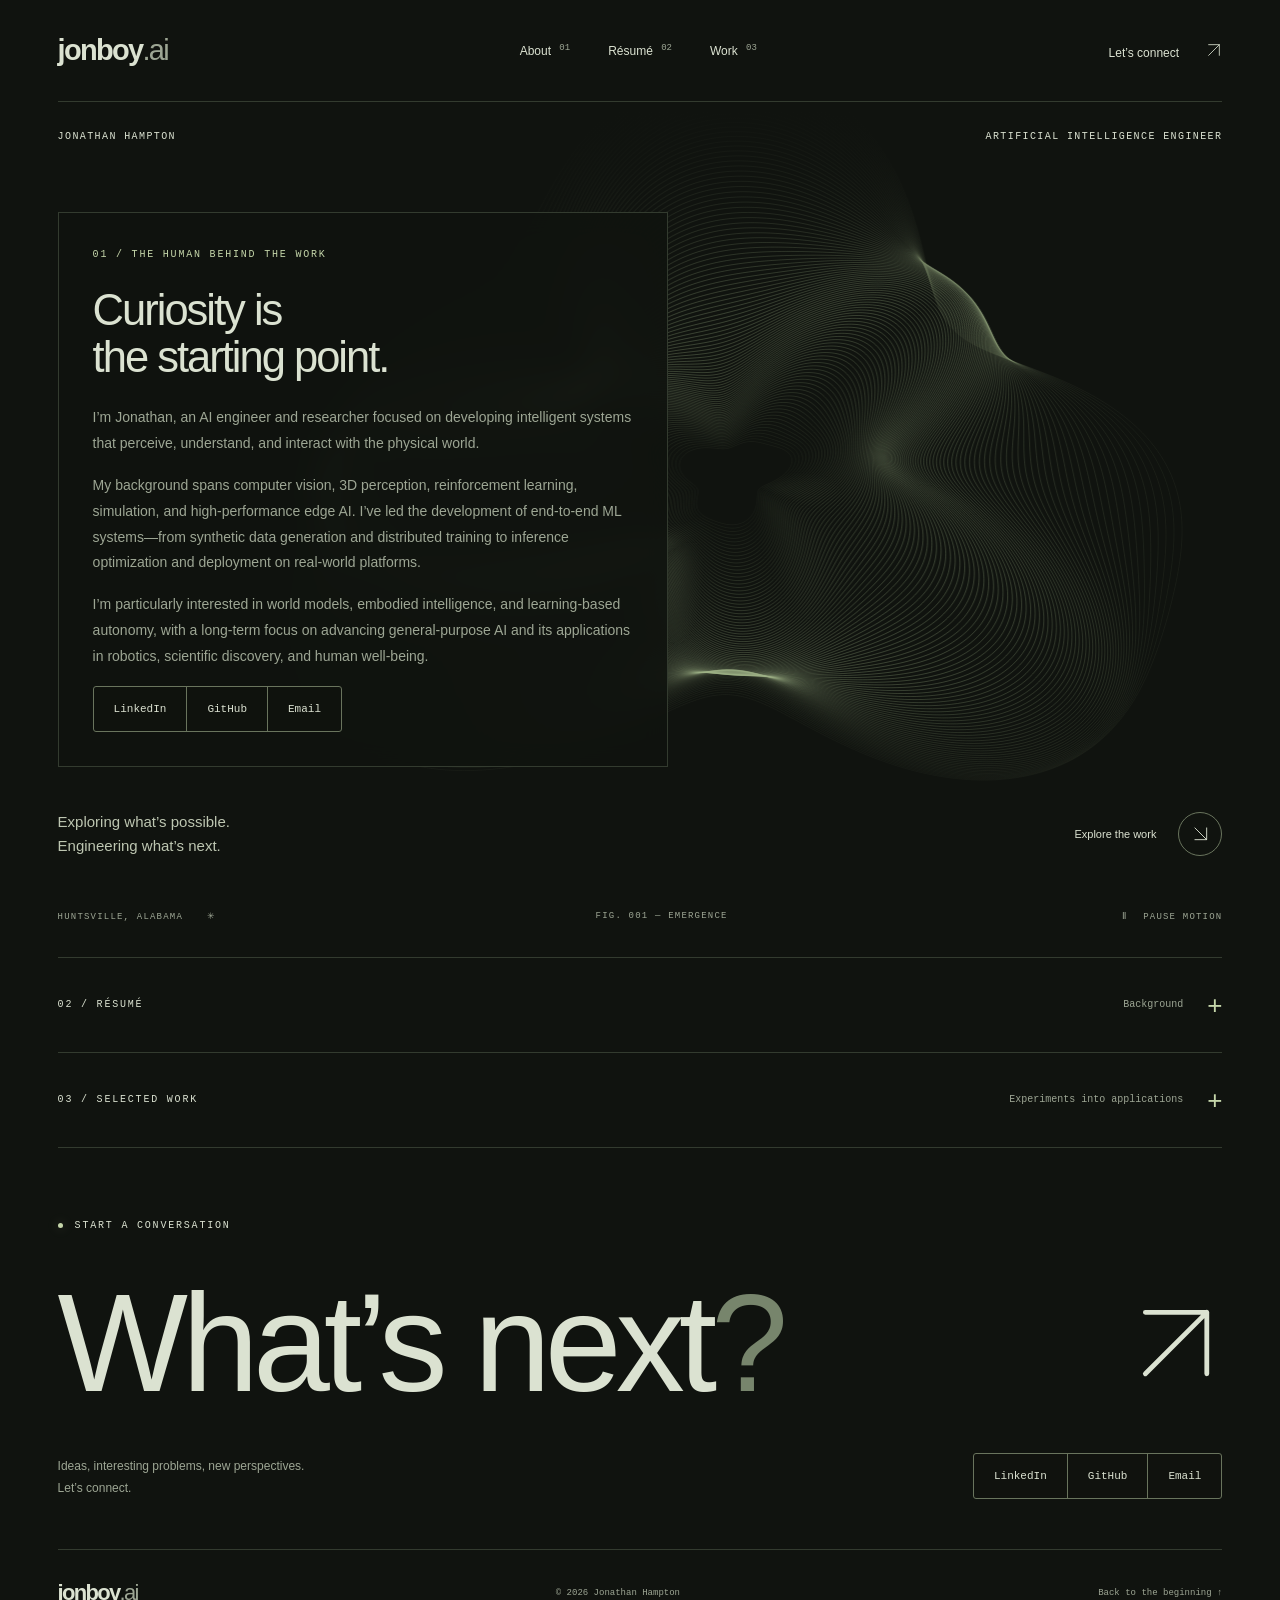
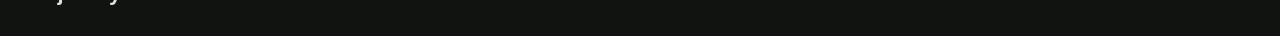
<file: index.html>
<!doctype html>
<html lang="en">
<head>
  <meta charset="utf-8">
  <meta name="viewport" content="width=device-width, initial-scale=1">
  <meta name="theme-color" content="#10130f">
  <meta name="description" content="Jonathan Hampton — artificial intelligence engineer. Selected projects in machine learning, computer vision, and simulation.">
  <title>Jonathan Hampton · jonboy.ai</title>
  <link rel="icon" href="assets/favicon.svg" type="image/svg+xml">
  <link rel="stylesheet" href="style.css">
  <script src="art.js" defer></script>
</head>
<body>
  <a class="skip" href="#main">Skip to content</a>
  <header class="header">
    <a class="brand" href="#" aria-label="Jonboy home">j<span class="brand-orbit">o</span>nboy<span class="brand-ai">.ai</span></a>
    <nav aria-label="Main navigation"><a href="#about">About <span>01</span></a><a href="#resume">Résumé <span>02</span></a><a href="#work">Work <span>03</span></a></nav>
    <a class="header-contact" href="https://www.linkedin.com/in/hamptonjc/" target="_blank" rel="noopener noreferrer">Let’s connect <span><svg class="icon-arrow" viewBox="0 0 24 24" fill="none" stroke="currentColor" stroke-width="1.25" stroke-linecap="round" stroke-linejoin="round" aria-hidden="true" focusable="false"><path d="M4 20 20 4M4 4h16v16"/></svg></span></a>
  </header>
  <main id="main">
    <section class="hero" aria-labelledby="hero-title">
      <div class="hero-meta"><span>Jonathan Hampton</span><span>Artificial intelligence engineer</span></div>
      <div class="hero-art" aria-hidden="true"><canvas id="field"></canvas><div class="art-vignette"></div></div>
      <article id="about" class="hero-copy bio-card" aria-labelledby="hero-title">
        <p class="eyebrow">01 / The human behind the work</p>
        <h1 id="hero-title">Curiosity is<br>the starting point.</h1>
        <p class="bio-text">I’m Jonathan, an AI engineer and researcher focused on developing intelligent systems that perceive, understand, and interact with the physical world.</p>
        <p class="bio-text">My background spans computer vision, 3D perception, reinforcement learning, simulation, and high-performance edge AI. I’ve led the development of end-to-end ML systems—from synthetic data generation and distributed training to inference optimization and deployment on real-world platforms.</p>
        <p class="bio-text">I’m particularly interested in world models, embodied intelligence, and learning-based autonomy, with a long-term focus on advancing general-purpose AI and its applications in robotics, scientific discovery, and human well-being.</p>
        <div class="bio-links">
          <a class="social-link" href="https://www.linkedin.com/in/hamptonjc/" target="_blank" rel="noopener noreferrer">LinkedIn</a>
          <a class="social-link" href="https://github.com/hamptonjc" target="_blank" rel="noopener noreferrer">GitHub</a>
          <a class="social-link" href="mailto:jhampton37@gatech.edu">Email</a>
        </div>
      </article>
      <div class="hero-bottom"><p>Exploring what’s possible.<br>Engineering what’s next.</p><a class="round-link" href="#work"><span>Explore the work</span><span class="circle"><svg class="icon-arrow" viewBox="0 0 24 24" fill="none" stroke="currentColor" stroke-width="1.25" stroke-linecap="round" stroke-linejoin="round" aria-hidden="true" focusable="false"><path d="M4 4 20 20M4 20h16V4"/></svg></span></a></div>
      <div class="hero-foot"><span>Huntsville, Alabama <span class="location-cross">✳</span></span><span class="art-caption">Fig. 001 — Emergence</span><button id="motion" type="button" aria-pressed="false"><span class="motion-icon">Ⅱ</span> Pause motion</button></div>
    </section>
    <section id="resume" class="section resume collapsible-section" aria-labelledby="resume-summary">
      <details class="section-disclosure">
        <summary id="resume-summary"><span class="eyebrow">02 / Résumé</span><span class="disclosure-hint">Background</span><span class="disclosure-icon" aria-hidden="true">+</span></summary>
        <div class="disclosure-content">
      <div class="resume-actions"><a class="print-link" href="assets/jonathan-hampton-resume.pdf" target="_blank" rel="noopener noreferrer" aria-label="Open printable résumé PDF">Print résumé <svg class="icon-arrow" viewBox="0 0 24 24" fill="none" stroke="currentColor" stroke-width="1.25" stroke-linecap="round" stroke-linejoin="round" aria-hidden="true" focusable="false"><path d="M4 20 20 4M4 4h16v16"/></svg></a></div>
      <div class="resume-layout">
        <div class="resume-intro"><div class="resume-portrait-frame"><img class="resume-portrait" src="assets/jonathan-hampton-original.jpg" alt="Jonathan Hampton in graduation regalia" width="1440" height="1920" loading="lazy" decoding="async"></div><h2 id="resume-title">The story<br>so far.</h2><p class="resume-note">From mathematical foundations to intelligent systems in the physical world.</p></div>
        <div class="timeline">
          <h3 class="timeline-label">Experience</h3>
          <article>
            <p class="eyebrow">January 2024 – Present</p>
            <h4>AI Engineer</h4><p class="resume-org">Cahaba Federal Solutions</p><p class="small-muted">Huntsville, Alabama</p>
            <ul>
              <li>Lead AI engineer on the U.S. Army’s $15M Autonomous Aimpoint Selection and Tracking (A2ST) program, developing a system-agnostic edge AI platform for real-time autonomous perception and control.</li>
              <li>Architect end-to-end ML pipelines spanning Blender-based synthetic data generation, mutli-node distributed PyTorch training, and model optimization for server and edge accelerators.</li>
              <li>Profile training and inference workloads using PyTorch Profiler and NVIDIA Nsight to identify compute/memory bottlenecks, optimizing performance across training and deployment hardware.</li>
              <li>Prototype novel AI capabilities for electro-optical and infrared (EO/IR) imagery, including real-time 3D shape estimation, 6-DoF differentiable rendering–based pose estimation, and sim-to-real fidelity enhancement using vision-language-action world models.</li>
              <li>Served as primary developer of a C++ ONNX-to-Versal AI Engine compiler for AMD/Xilinx hardware, implementing distributed Conv2D and ReLU kernels across FP32, FP16, and INT8.</li>
              <li>Collaborate with hardware, optical, and systems engineers to integrate the A2ST platform into several fielded systems.</li>
            </ul>
          </article>
          <article>
            <p class="eyebrow">May 2021 – January 2024</p>
            <h4>Machine Learning Engineer</h4><p class="resume-org">Radiance Technologies</p><p class="small-muted">Huntsville, Alabama</p>
            <ul>
              <li>Developed real-time neural object detection and tracking models for the U.S. Army’s Affordable Laser Weapon Module (ALWM), outperforming traditional tracking algorithms across two successful field demonstrations.</li>
              <li>Built and optimized a multithreaded C++ neural network inference runtime; combined architecture design, structured pruning, quantization, and runtime optimization to achieve 1,000+ FPS for FPGA deployment.</li>
              <li>Designed a modular OpenGL simulation platform used across three funded programs to generate synthetic imagery for neural network training and algorithm evaluation.</li>
              <li>Built and maintained a five-node on-premises compute cluster for distributed neural network training using Docker, Kubernetes, and Ray.</li>
            </ul>
          </article>
          <h3 class="timeline-label education-label">Education</h3>
          <article>
            <p class="eyebrow">2021 – 2025</p>
            <h4>M.S. in Computer Science</h4><p class="resume-org">Georgia Institute of Technology</p><p>Specialization: Machine Learning</p>
            <p>GPA: 3.8 / 4.0</p>
            <p class="course-label">Courses · Computer Science</p>
            <ul class="course-list"><li>Artificial Intelligence for Robotics</li><li>Deep Learning</li><li>GPU Hardware &amp; Software</li><li>Graduate Algorithms</li><li>High Performance Computer Architecture</li><li>Machine Learning</li><li>Natural Language Processing</li><li>Operating Systems</li><li>Quantum Computing</li><li>Reinforcement Learning</li></ul>
          </article>
          <article>
            <p class="eyebrow">2014 – 2020</p>
            <h4>B.S. in Mathematics</h4><p class="resume-org">East Tennessee State University</p><p>Specialization: Computer Applied Mathematics</p>
            <p class="course-label">Courses · Mathematics</p>
            <ul class="course-list"><li>Calculus I/II/III</li><li>Graph Theory</li><li>Numerical Linear Algebra</li><li>Abstract Algebra</li><li>Differential Equations</li><li>Mathematical Modeling</li><li>Mathematical Computing</li><li>Probability and Statistics</li><li>Mathematical Reasoning</li><li>Stochastic Modeling</li><li>Complex Variables</li></ul>
            <p class="course-label">Courses · Biology / Chemistry</p>
            <ul class="course-list"><li>Biology I/II/III</li><li>Chemistry I/II</li><li>Organic Chemistry I/II</li><li>Genetics</li><li>Cell Biology</li><li>Biochemistry of Macromolecules</li></ul>
          </article>
        </div>
      </div>
        </div>
      </details>
    </section>
    <section id="work" class="section work collapsible-section" aria-labelledby="work-summary">
      <details class="section-disclosure">
        <summary id="work-summary"><span class="eyebrow">03 / Selected work</span><span class="disclosure-hint">Experiments into applications</span><span class="disclosure-icon" aria-hidden="true">+</span></summary>
        <div class="disclosure-content">
      <div class="section-intro"><h2 id="work-title">From an idea.<br>Into the world.</h2><p>Project articles exploring how machines perceive, learn, and model complex systems.</p></div>
      <div class="projects">
        <a class="project" href="projects/aie-conv2d/index.html"><div class="project-art aie-art" aria-hidden="true"><img src="projects/aie-conv2d/assets/aie-conv2d-card.svg" alt="" width="600" height="370"><span class="art-label">01 / AI Accelerators</span><span class="project-arrow"><svg class="icon-arrow" viewBox="0 0 24 24" fill="none" stroke="currentColor" stroke-width="1.25" stroke-linecap="round" stroke-linejoin="round" aria-hidden="true" focusable="false"><path d="M4 20 20 4M4 4h16v16"/></svg></span></div><div class="project-info"><div><h3>Custom Core</h3><p>Implementing CNNs on spatial compute.</p></div><span class="year">2025</span></div><span class="article-cta">Read article <span aria-hidden="true">↗</span></span><div class="tags"><span>C++</span><span>AI Engine</span><span>Dataflow</span></div></a>
        <a class="project" href="projects/litworldmodels/index.html"><div class="project-art world-model-art" aria-hidden="true"><svg viewBox="0 0 600 370"><defs><pattern id="wmgrid" width="30" height="30" patternUnits="userSpaceOnUse"><path d="M30 0H0V30" fill="none" stroke="#afc5a2" stroke-opacity=".08"/></pattern></defs><rect width="600" height="370" fill="url(#wmgrid)"/><g fill="#171c15" stroke="#92a880"><rect x="48" y="125" width="140" height="105" rx="3"/><rect x="230" y="125" width="140" height="105" rx="3"/><rect x="412" y="125" width="140" height="105" rx="3"/></g><g fill="none" stroke="#b8cda5"><path d="M188 177H225m-7-5 7 5-7 5M370 177H407m-7-5 7 5-7 5"/><path d="M482 230v40H118v-40" stroke-dasharray="4 6" opacity=".45"/></g><g fill="#dbe2d1" text-anchor="middle" font-family="Arial,sans-serif" font-size="20"><text x="118" y="168">Vision</text><text x="300" y="168">Memory</text><text x="482" y="168">Controller</text></g><g fill="#9da694" text-anchor="middle" font-family="monospace" font-size="10"><text x="118" y="199">VAE · z</text><text x="300" y="199">MDN-RNN · h</text><text x="482" y="199">CMA-ES · a</text><text x="300" y="98">LEARNING A COMPACT WORLD MODEL</text></g></svg><span class="art-label">02 / World models</span><span class="project-arrow"><svg class="icon-arrow" viewBox="0 0 24 24" fill="none" stroke="currentColor" stroke-width="1.25" stroke-linecap="round" stroke-linejoin="round" aria-hidden="true" focusable="false"><path d="M4 20 20 4M4 4h16v16"/></svg></span></div><div class="project-info"><div><h3>Lit World Models</h3><p>Reimplementing the foundational paper in PyTorch Lightning.</p></div><span class="year">2022</span></div><span class="article-cta">Read article <span aria-hidden="true"><svg class="icon-arrow" viewBox="0 0 24 24" fill="none" stroke="currentColor" stroke-width="1.25" stroke-linecap="round" stroke-linejoin="round" aria-hidden="true" focusable="false"><path d="M4 20 20 4M4 4h16v16"/></svg></span></span><div class="tags"><span>PyTorch Lightning</span><span>World models</span><span>Reinforcement learning</span></div></a>
        <a class="project" href="projects/reading-the-road/index.html"><div class="project-art road" aria-hidden="true"><svg viewBox="0 0 600 370"><defs><pattern id="grid" width="30" height="30" patternUnits="userSpaceOnUse"><path d="M30 0H0V30" fill="none" stroke="#afc5a2" stroke-opacity=".12"/></pattern><linearGradient id="roadFade" x2="0" y2="1"><stop stop-color="#bac9aa" stop-opacity=".05"/><stop offset="1" stop-color="#bac9aa" stop-opacity=".8"/></linearGradient></defs><rect width="600" height="370" fill="url(#grid)"/><path d="M100 370L284 100M500 370L316 100" stroke="#acb99d" stroke-width="2" fill="none"/><path d="M180 370L292 100M420 370L308 100" stroke="#ccddba" stroke-width="2" stroke-dasharray="14 18" fill="none"/><path d="M100 370L284 100H316L500 370Z" fill="url(#roadFade)" opacity=".12"/><path d="M256 160H344V225H256Z" stroke="#c5d6af" stroke-width="1" fill="none"/><path d="M244 148h12m-12 0v12m112-12h-12m12 0v12m-112 77h12m-12 0v-12m112 12h-12m12 0v-12" stroke="#c5d6af" fill="none"/><circle cx="300" cy="192" r="3" fill="#c5d6af"/><path d="M0 282H600" stroke="#a7b49a" opacity=".18"/></svg><span class="art-label">03 / Computer vision</span><span class="project-arrow"><svg class="icon-arrow" viewBox="0 0 24 24" fill="none" stroke="currentColor" stroke-width="1.25" stroke-linecap="round" stroke-linejoin="round" aria-hidden="true" focusable="false"><path d="M4 20 20 4M4 4h16v16"/></svg></span></div><div class="project-info"><div><h3>Reading The Road</h3><p>Lane detection with C++ and OpenCV.</p></div><span class="year">2020</span></div><span class="article-cta">Read article <span aria-hidden="true"><svg class="icon-arrow" viewBox="0 0 24 24" fill="none" stroke="currentColor" stroke-width="1.25" stroke-linecap="round" stroke-linejoin="round" aria-hidden="true" focusable="false"><path d="M4 20 20 4M4 4h16v16"/></svg></span></span><div class="tags"><span>C++</span><span>OpenCV</span><span>Computer vision</span></div></a>
      </div>
        </div>
      </details>
    </section>
    <section class="contact section" aria-labelledby="contact-title"><p class="eyebrow"><i class="status-dot"></i> Start a conversation</p><div class="contact-row"><h2 id="contact-title">What’s next<span>?</span></h2><a href="https://www.linkedin.com/in/hamptonjc/" target="_blank" rel="noopener noreferrer" class="contact-arrow" aria-label="Connect with Jonathan on LinkedIn"><svg class="icon-arrow" viewBox="0 0 24 24" fill="none" stroke="currentColor" stroke-width="1.25" stroke-linecap="round" stroke-linejoin="round" aria-hidden="true" focusable="false"><path d="M4 20 20 4M4 4h16v16"/></svg></a></div><div class="contact-bottom"><p>Ideas, interesting problems, new perspectives.<br>Let’s connect.</p><div class="contact-links"><a class="social-link" href="https://www.linkedin.com/in/hamptonjc/" target="_blank" rel="noopener noreferrer">LinkedIn</a><a class="social-link" href="https://github.com/hamptonjc" target="_blank" rel="noopener noreferrer">GitHub</a><a class="social-link" href="mailto:jhampton37@gatech.edu">Email</a></div></div></section>
  </main>
  <footer><a class="brand" href="#">jonboy<span class="brand-ai">.ai</span></a><span>© <span id="year">2026</span> Jonathan Hampton</span><a href="#">Back to the beginning ↑</a></footer>
</body>
</html>
</file>
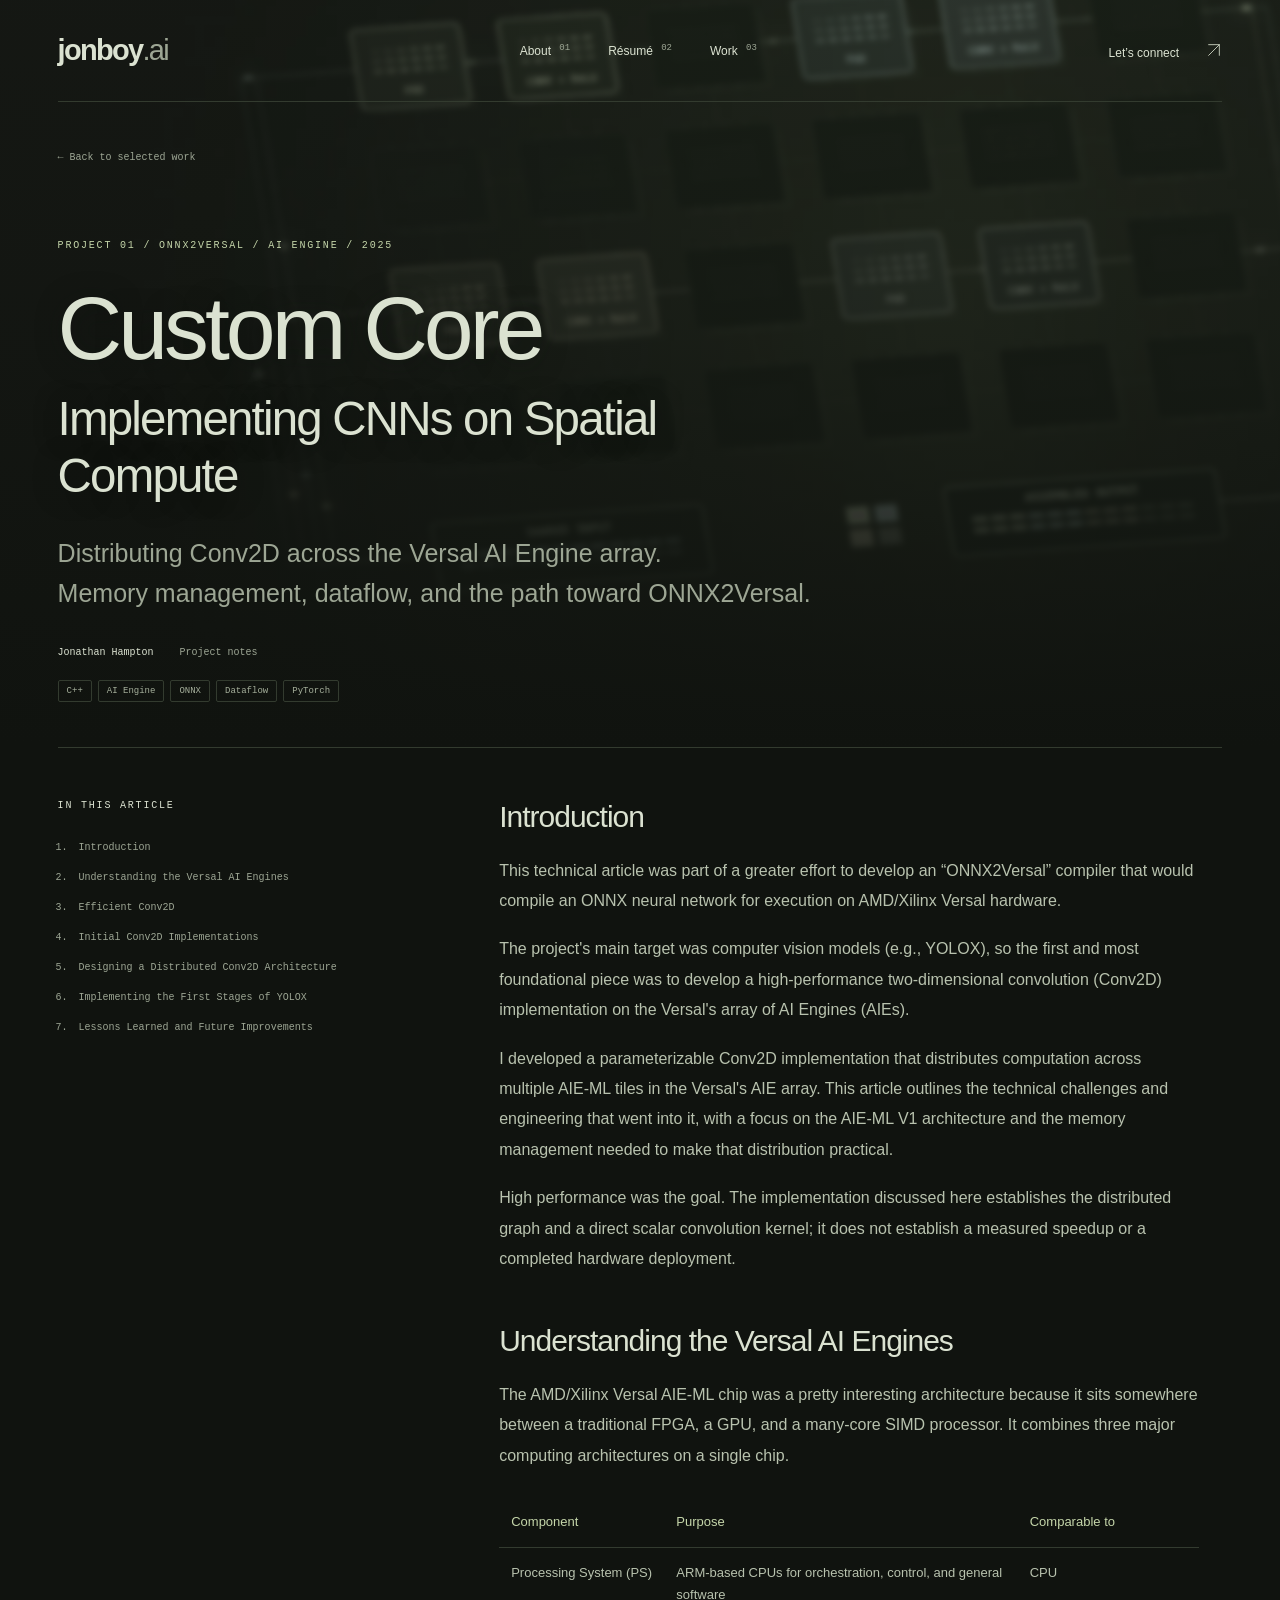
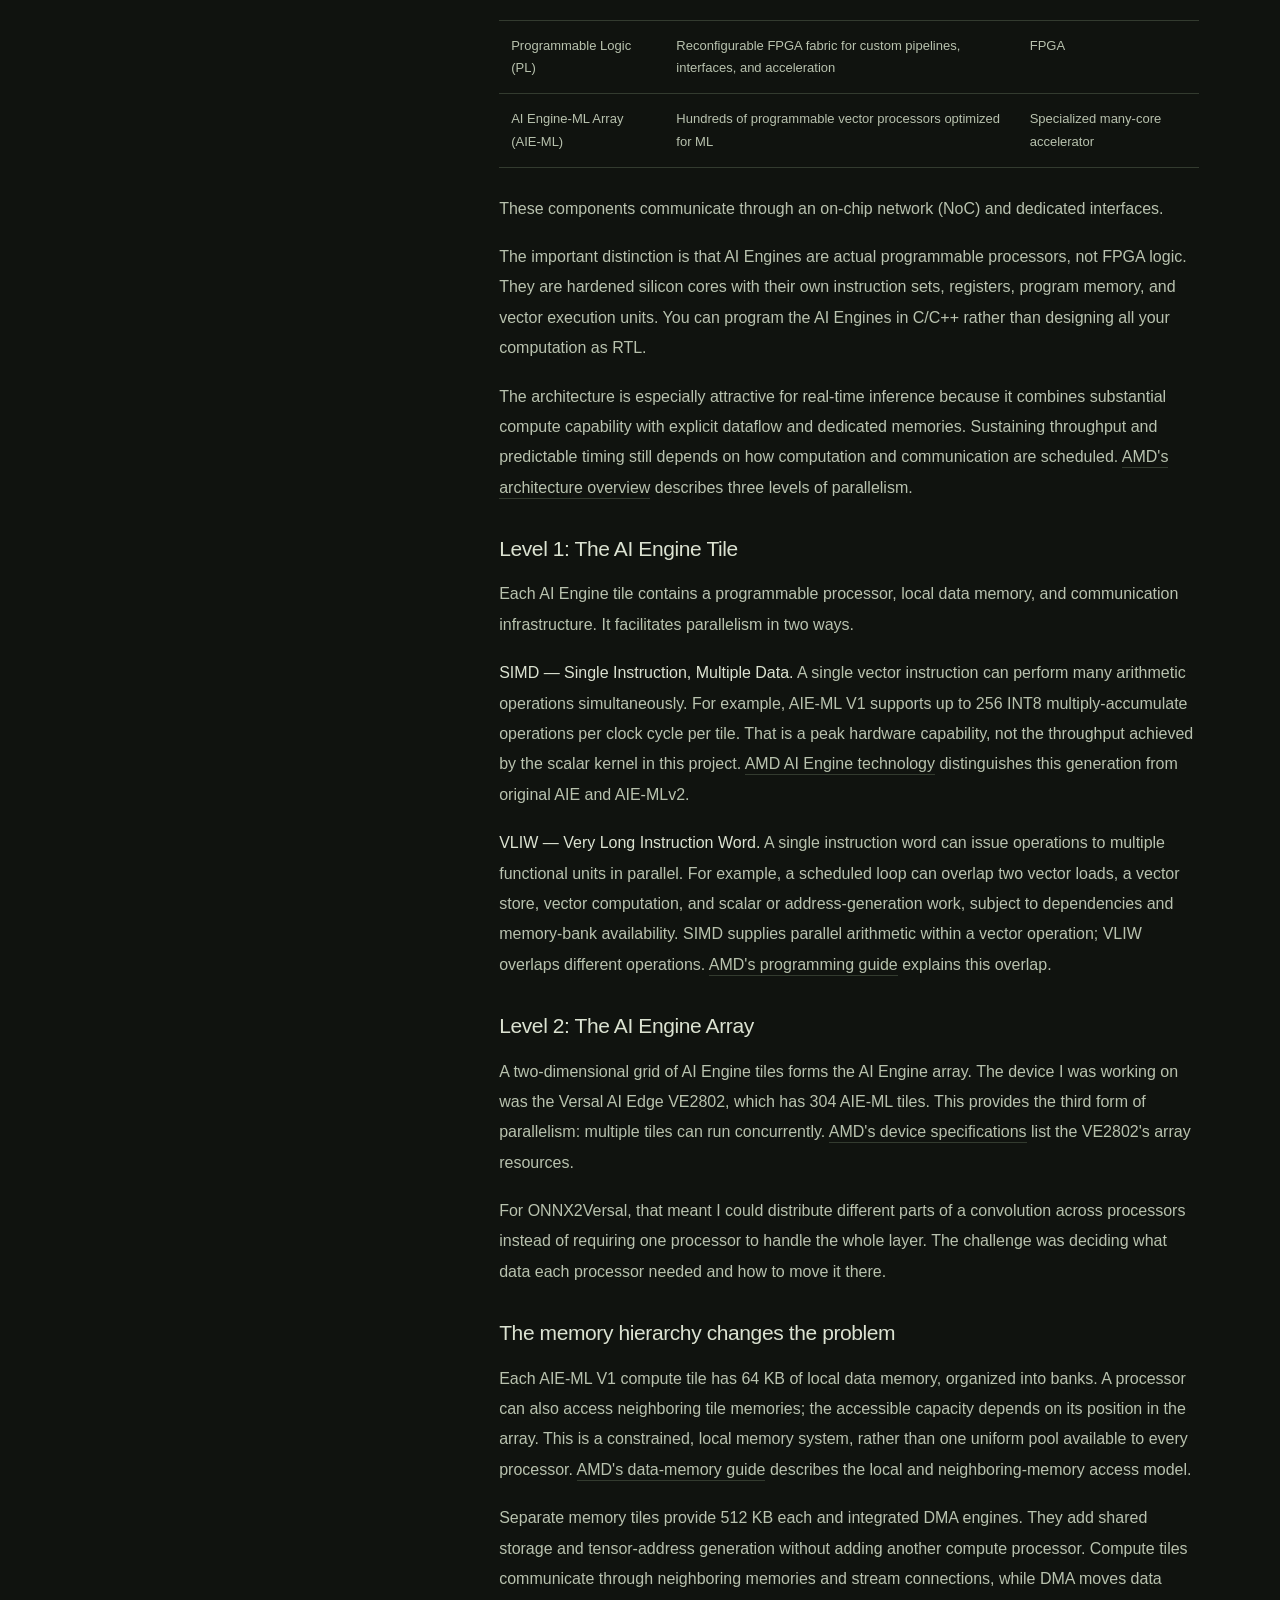
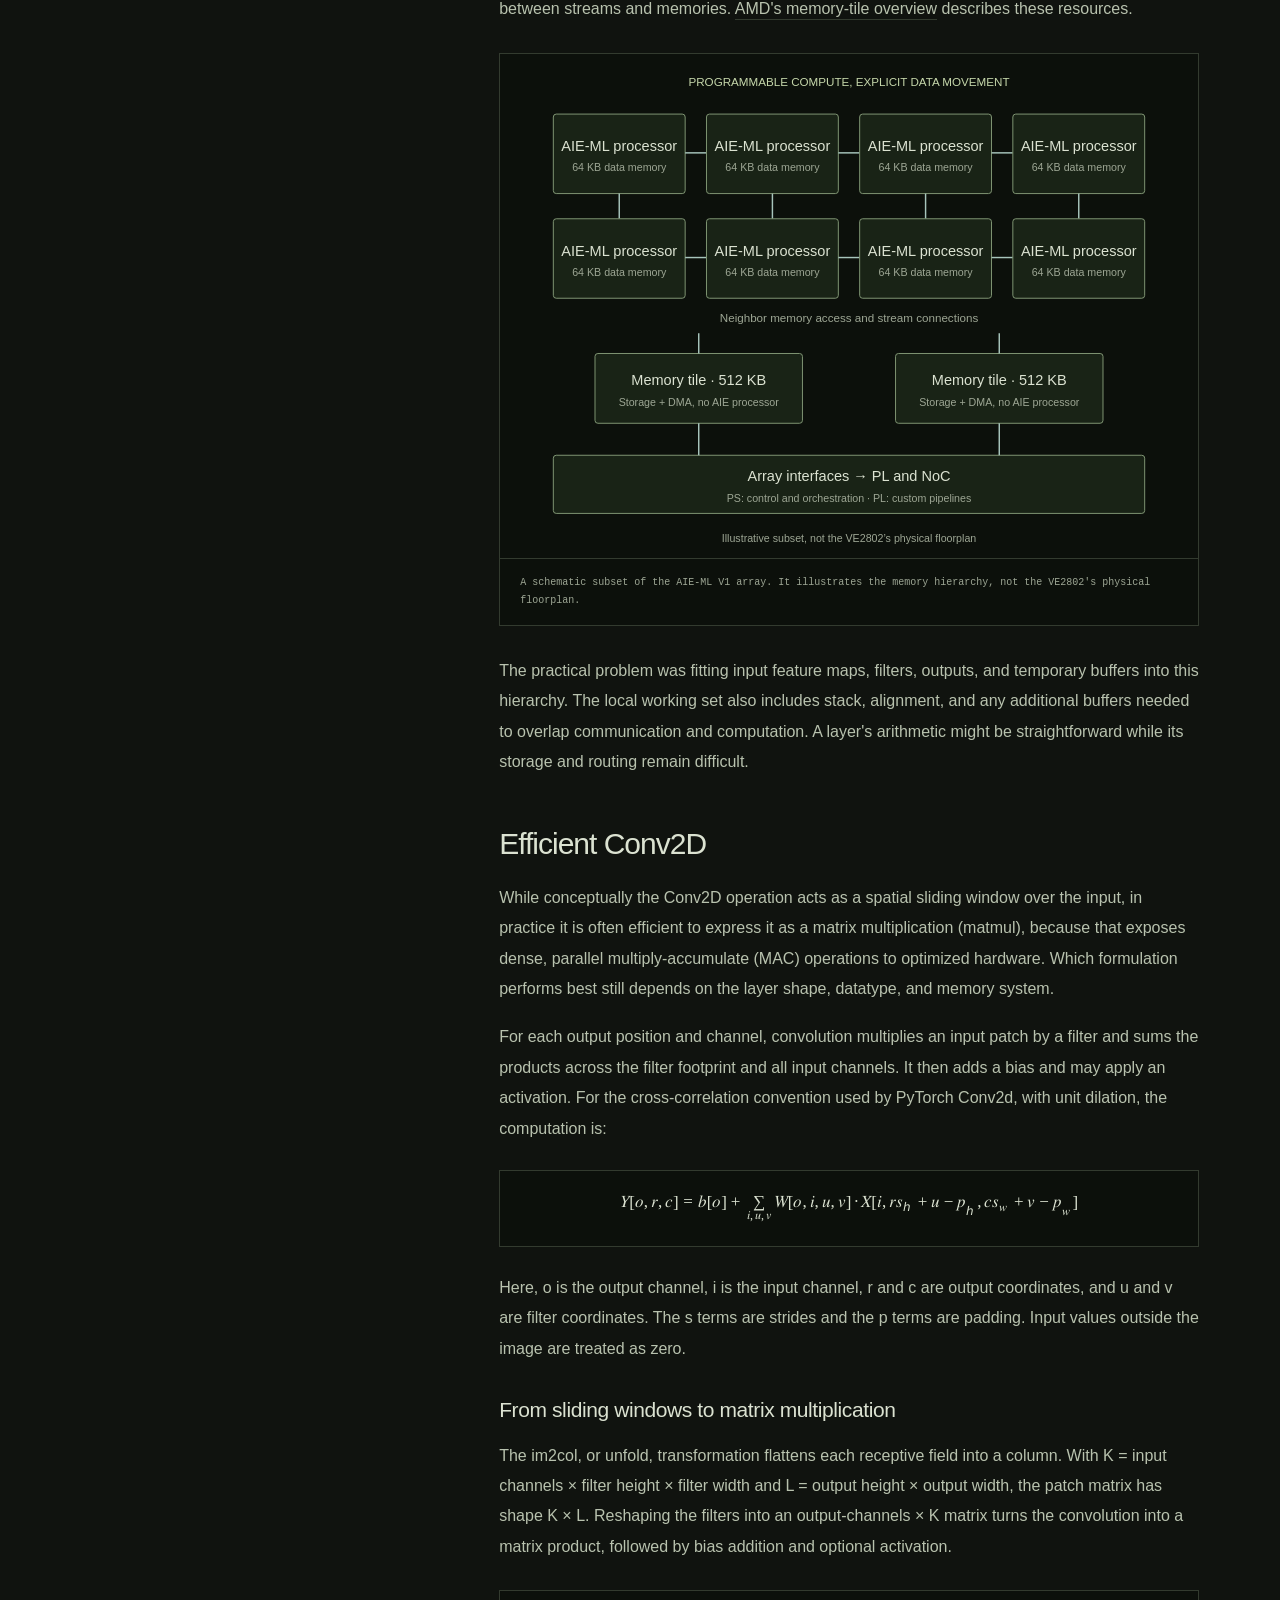
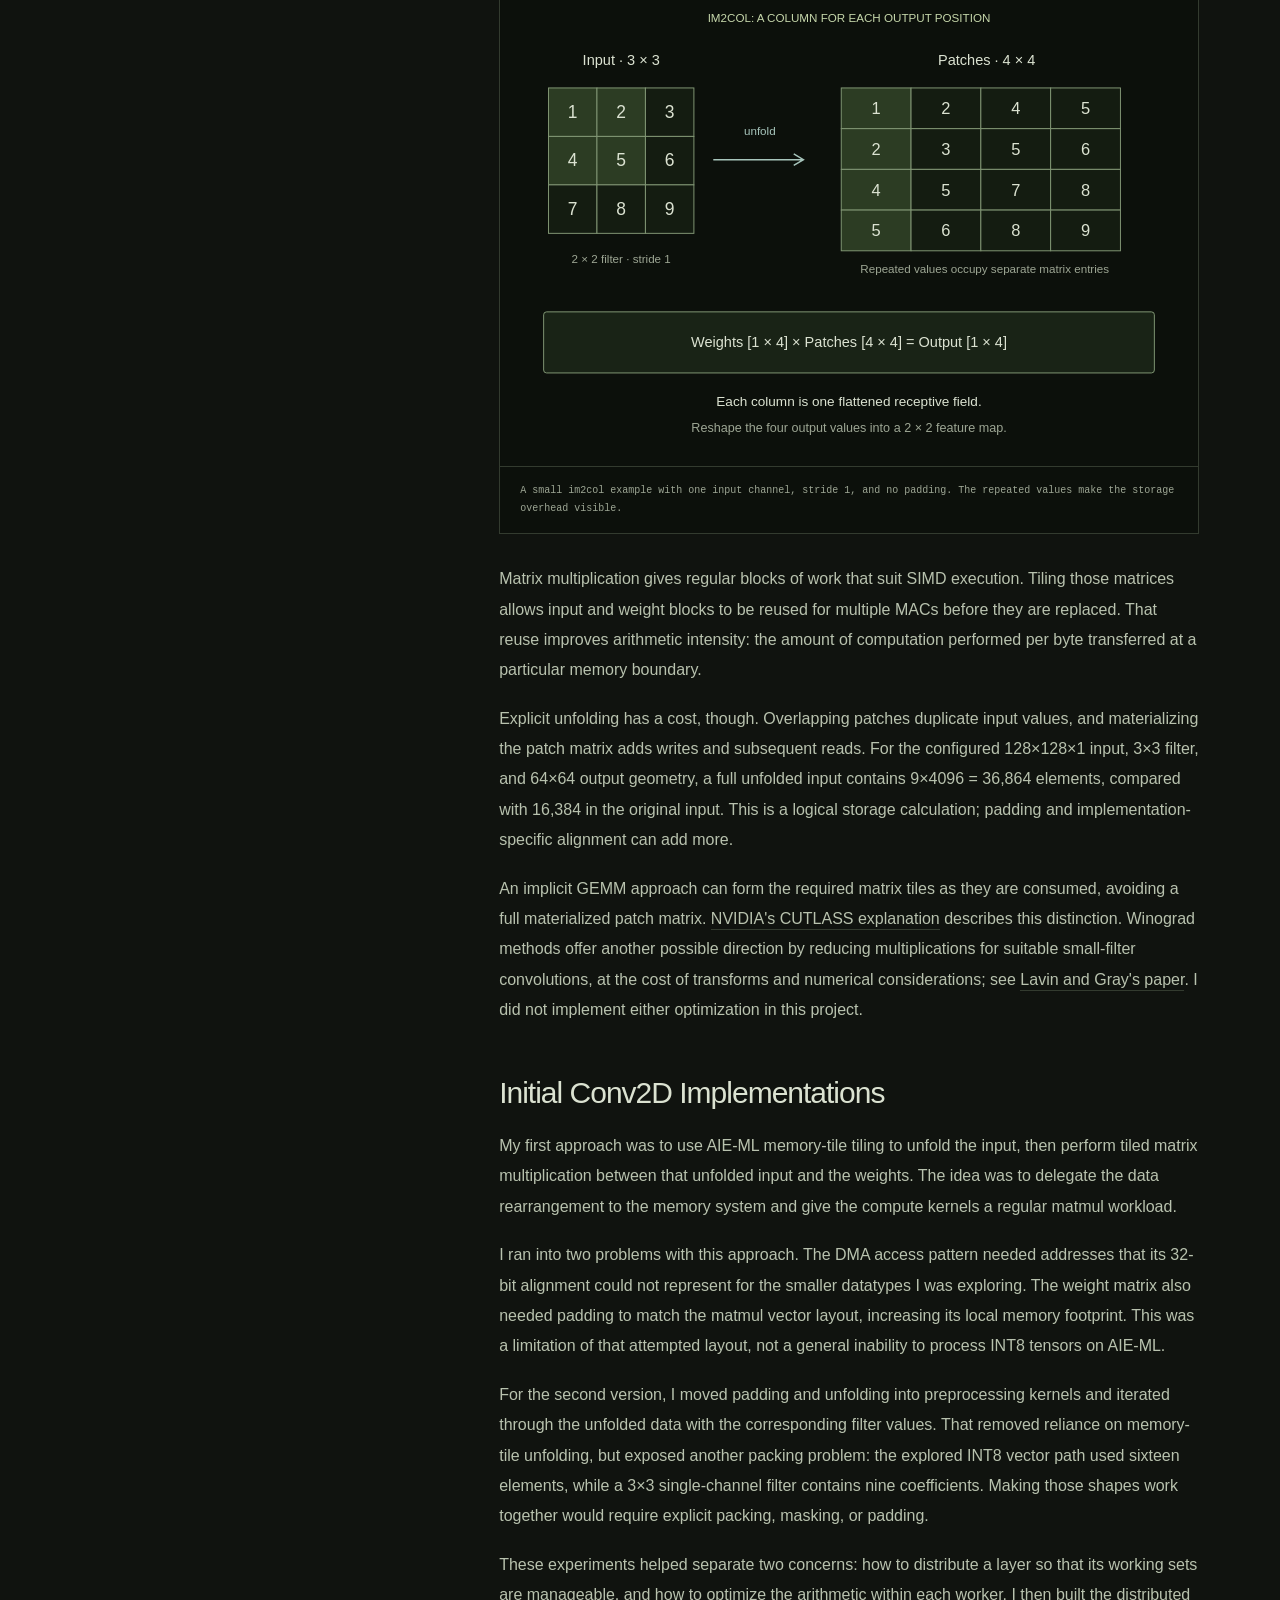
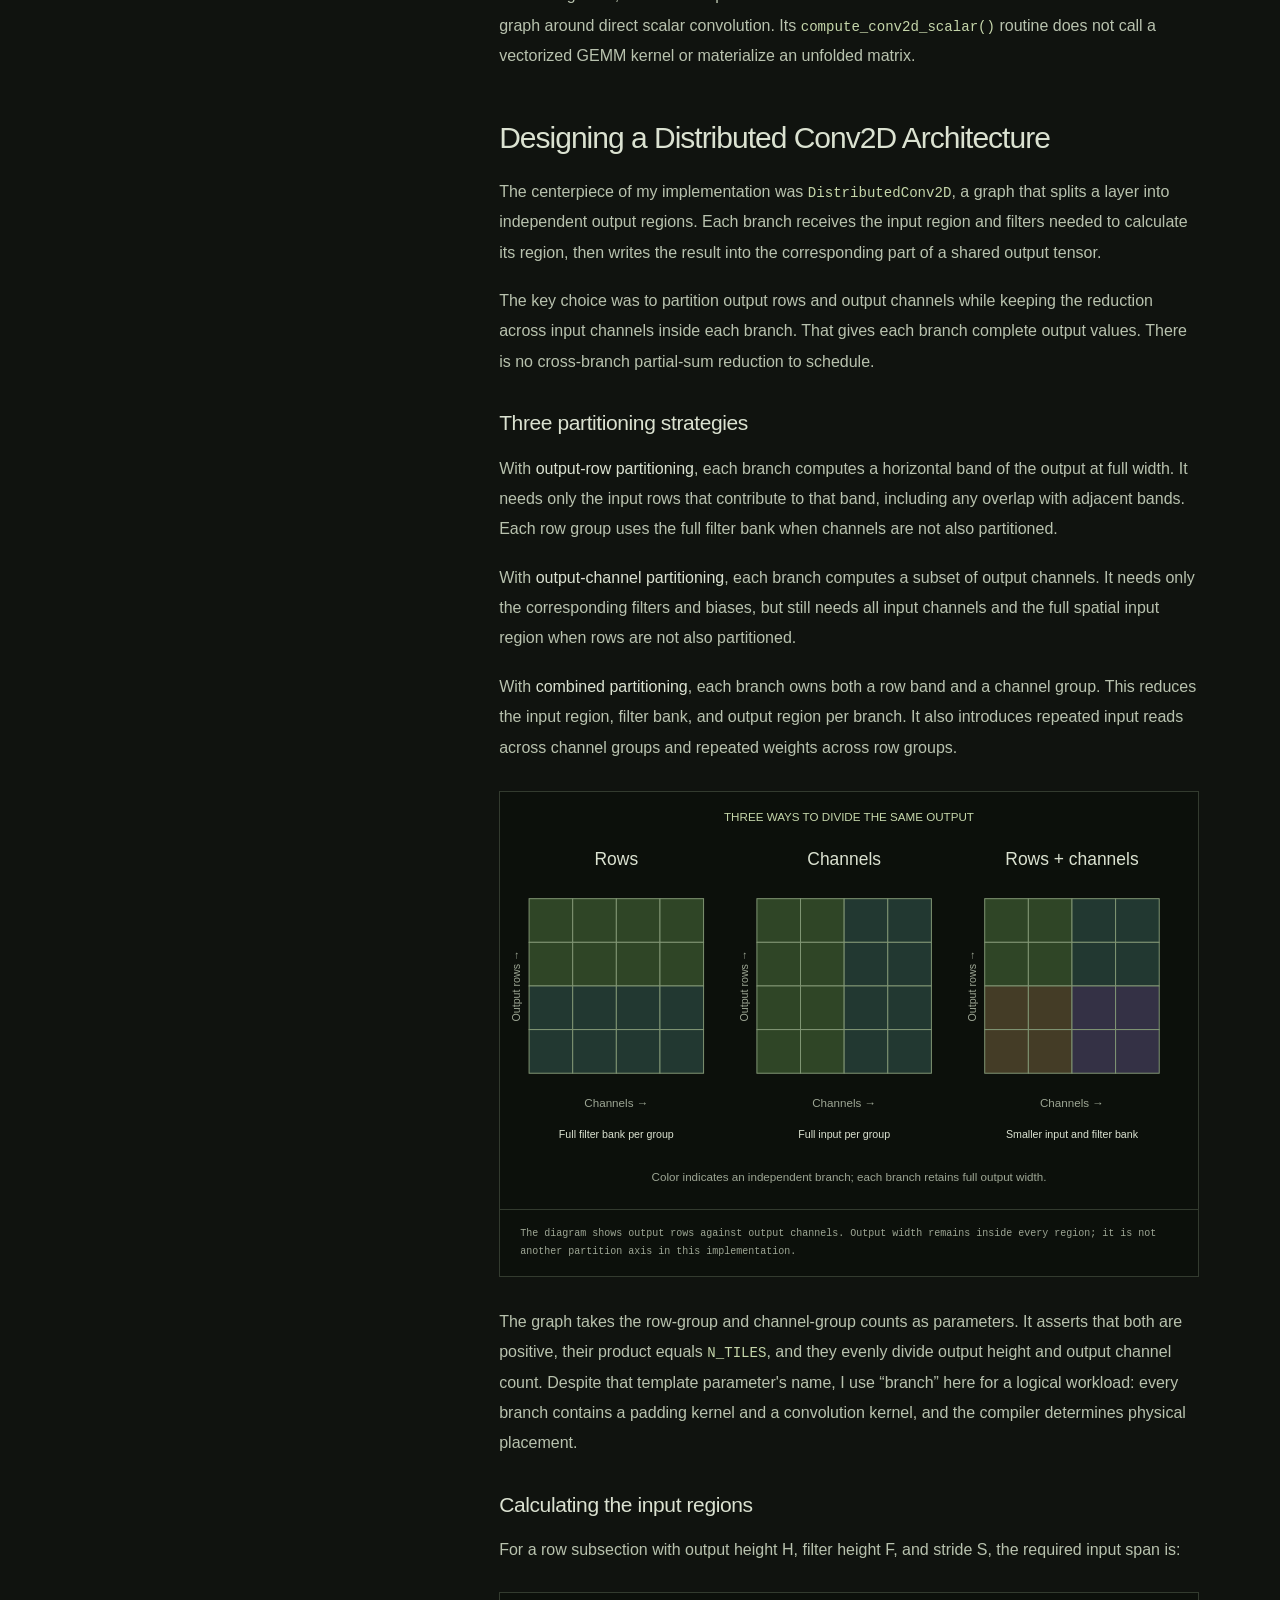
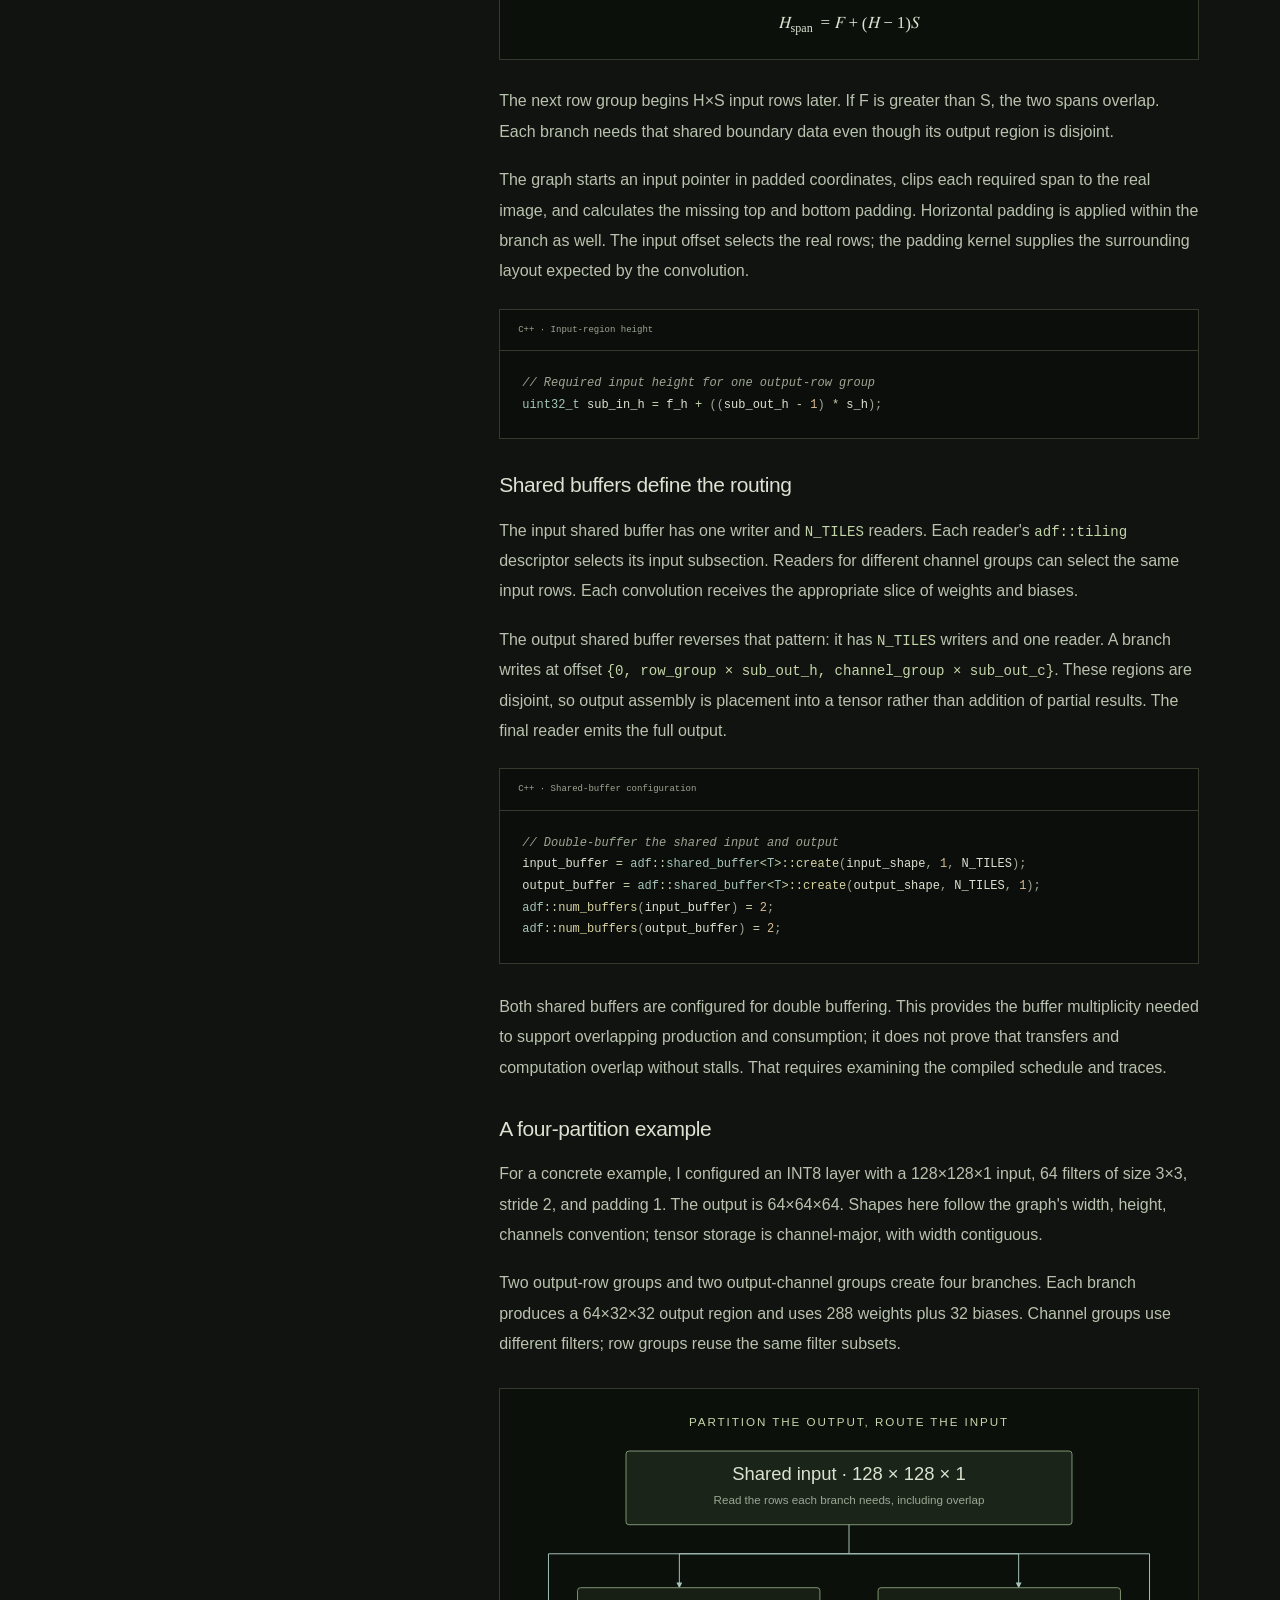
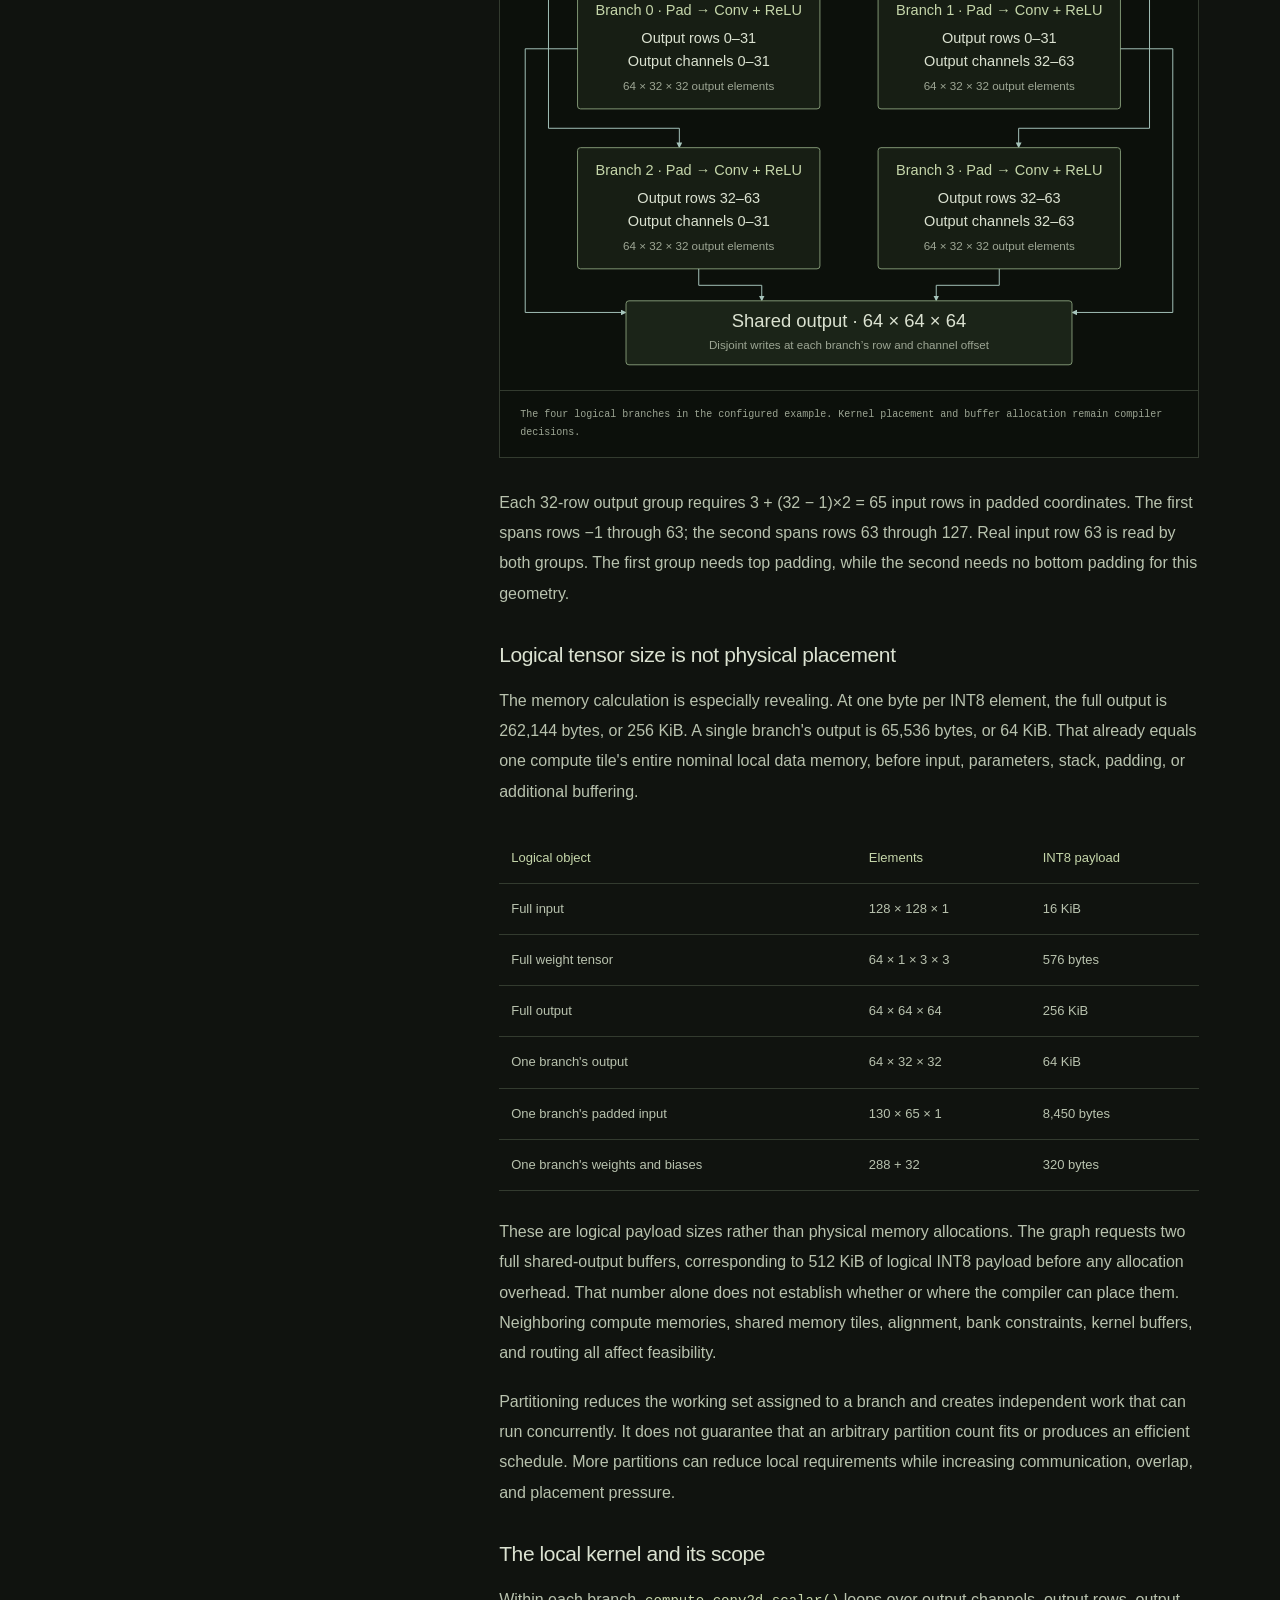
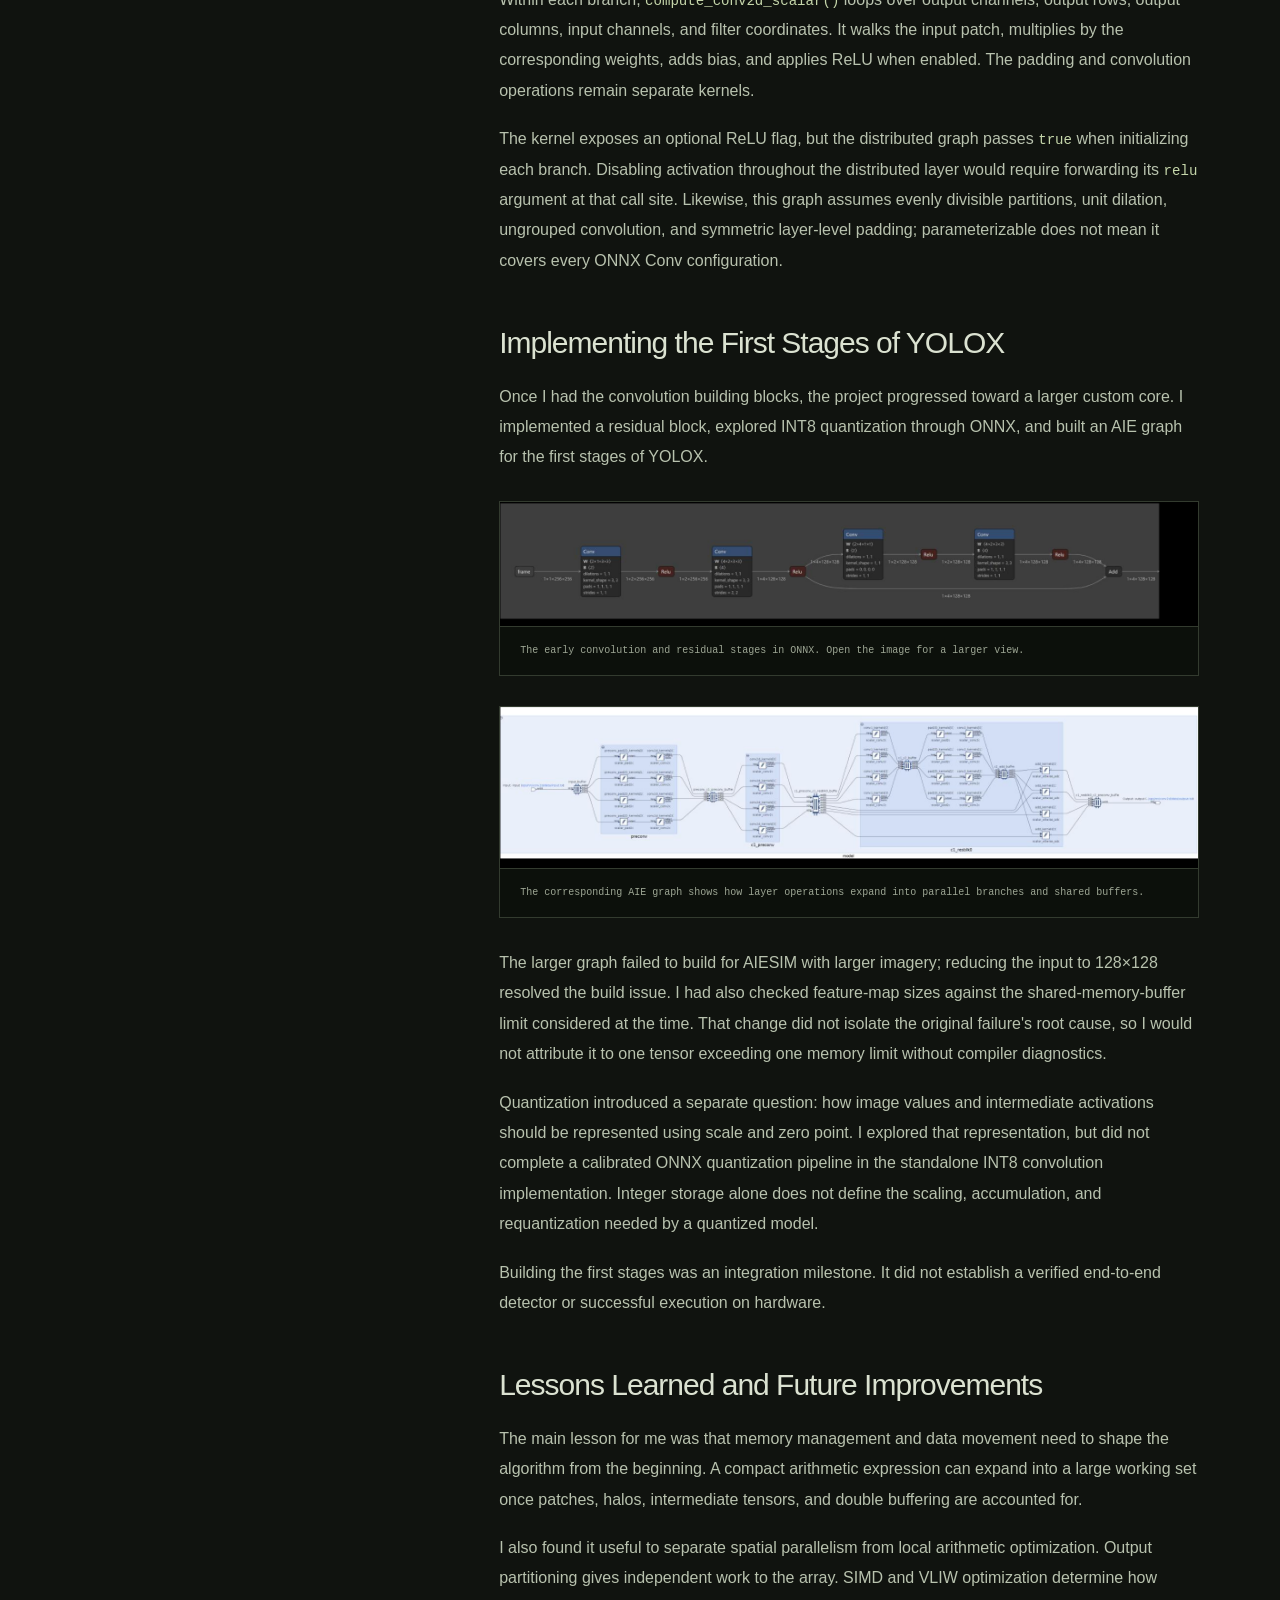
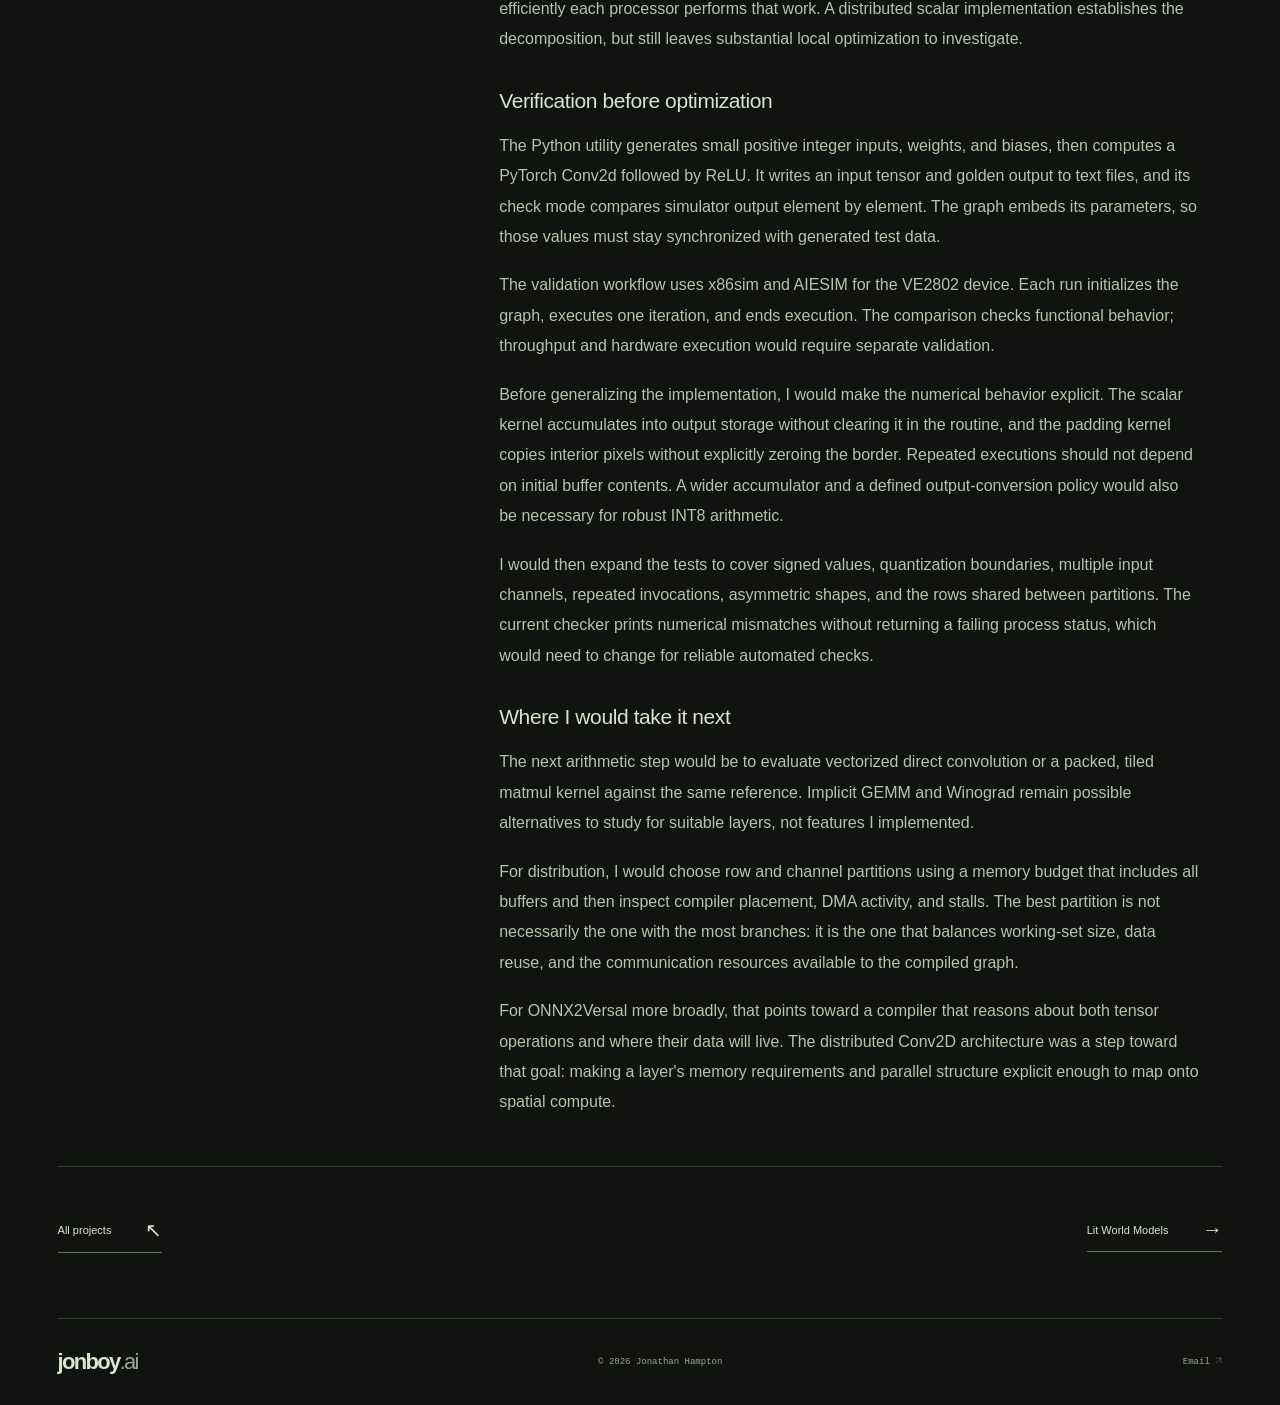
<file: projects/aie-conv2d/index.html>
<!doctype html>
<html lang="en">
<head>
<meta charset="utf-8"><meta name="viewport" content="width=device-width, initial-scale=1"><meta name="theme-color" content="#10130f">
<title>Custom Core — Implementing CNNs on Spatial Compute · Jonathan Hampton</title>
<meta name="description" content="My ONNX2Versal work on AIE-ML V1: memory constraints, early convolution experiments, and a parameterizable distributed Conv2D architecture for the Versal VE2802.">
<link rel="icon" href="../../assets/favicon.svg" type="image/svg+xml"><link rel="stylesheet" href="../../style.css">

<link rel="canonical" href="https://jonboy.ai/projects/aie-conv2d/">
<meta property="og:type" content="article">
<meta property="og:site_name" content="jonboy.ai">
<meta property="og:title" content="Custom Core — Implementing CNNs on Spatial Compute">
<meta property="og:description" content="Distributing Conv2D across the Versal AI Engine array: memory management, dataflow, and the path toward ONNX2Versal.">
<meta property="og:url" content="https://jonboy.ai/projects/aie-conv2d/">
<meta property="og:image" content="https://jonboy.ai/projects/aie-conv2d/assets/project-cover.png">
<meta property="og:image:secure_url" content="https://jonboy.ai/projects/aie-conv2d/assets/project-cover.png">
<meta property="og:image:type" content="image/png">
<meta property="og:image:width" content="1200">
<meta property="og:image:height" content="630">
<meta property="og:image:alt" content="Shared input and output buffers connected through four distributed convolution branches.">
<meta name="twitter:card" content="summary_large_image">
<meta name="twitter:title" content="Custom Core — Implementing CNNs on Spatial Compute">
<meta name="twitter:description" content="Distributing Conv2D across the Versal AI Engine array: memory management, dataflow, and the path toward ONNX2Versal.">
<meta name="twitter:image" content="https://jonboy.ai/projects/aie-conv2d/assets/project-cover.png">
<meta name="twitter:image:alt" content="Shared input and output buffers connected through four distributed convolution branches.">
</head>
<body class="article-page video-article aie-article"><a class="skip" href="#article">Skip to article</a>
<header class="header"><a class="brand" href="../../index.html" aria-label="Jonboy home">jonboy<span class="brand-ai">.ai</span></a><nav aria-label="Main navigation"><a href="../../index.html#about">About <span>01</span></a><a href="../../index.html#resume">Résumé <span>02</span></a><a href="../../index.html#work">Work <span>03</span></a></nav><a class="header-contact" href="mailto:jhampton37@gatech.edu">Let’s connect <span><svg class="icon-arrow" viewBox="0 0 24 24" fill="none" stroke="currentColor" stroke-width="1.25" stroke-linecap="round" stroke-linejoin="round" aria-hidden="true" focusable="false"><path d="M4 20 20 4M4 4h16v16"/></svg></span></a></header>
<main id="article" class="project-article"><a class="article-back" href="../../index.html#work">← Back to selected work</a>
<article><header class="article-heading"><div class="article-hero-background" aria-hidden="true"><video autoplay muted loop playsinline preload="metadata" poster="assets/aie-dataflow-poster.jpg"><source src="assets/aie-dataflow.mp4" type="video/mp4"></video></div><p class="eyebrow">Project 01 / ONNX2Versal / AI Engine / 2025</p>
<h1>Custom Core <span class="aie-title-detail">Implementing CNNs on Spatial Compute</span></h1>
<p class="article-deck">Distributing Conv2D across the Versal AI Engine array.<br>Memory management, dataflow, and the path toward ONNX2Versal.</p>
<div class="article-byline">Jonathan Hampton <span>Project notes</span></div>
<div class="tags"><span>C++</span><span>AI Engine</span><span>ONNX</span><span>Dataflow</span><span>PyTorch</span></div>
</header>
<div class="article-layout"><aside class="article-aside"><p class="eyebrow">In this article</p><ol><li><a href="#introduction">Introduction</a></li><li><a href="#understanding-the-versal-ai-engines">Understanding the Versal AI Engines</a></li><li><a href="#efficient-conv2d">Efficient Conv2D</a></li><li><a href="#initial-conv2d-implementations">Initial Conv2D Implementations</a></li><li><a href="#designing-a-distributed-conv2d-architecture">Designing a Distributed Conv2D Architecture</a></li><li><a href="#implementing-the-first-stages-of-yolox">Implementing the First Stages of YOLOX</a></li><li><a href="#lessons-learned-and-future-improvements">Lessons Learned and Future Improvements</a></li></ol></aside><div class="article-body">
<section class="article-section" id="introduction"><h2>Introduction</h2>
<p>This technical article was part of a greater effort to develop an “ONNX2Versal” compiler that would compile an ONNX neural network for execution on AMD/Xilinx Versal hardware.</p>
<p>The project&#x27;s main target was computer vision models (e.g., YOLOX), so the first and most foundational piece was to develop a high-performance two-dimensional convolution (Conv2D) implementation on the Versal&#x27;s array of AI Engines (AIEs).</p>
<p>I developed a parameterizable Conv2D implementation that distributes computation across multiple AIE-ML tiles in the Versal&#x27;s AIE array. This article outlines the technical challenges and engineering that went into it, with a focus on the AIE-ML V1 architecture and the memory management needed to make that distribution practical.</p>
<p>High performance was the goal. The implementation discussed here establishes the distributed graph and a direct scalar convolution kernel; it does not establish a measured speedup or a completed hardware deployment.</p>
</section>
<section class="article-section" id="understanding-the-versal-ai-engines"><h2>Understanding the Versal AI Engines</h2>
<p>The AMD/Xilinx Versal AIE-ML chip was a pretty interesting architecture because it sits somewhere between a traditional FPGA, a GPU, and a many-core SIMD processor. It combines three major computing architectures on a single chip.</p>
<div class="aie-table-wrap" tabindex="0" role="region" aria-label="Versal architecture components"><table class="aie-table"><thead><tr><th scope="col">Component</th><th scope="col">Purpose</th><th scope="col">Comparable to</th></tr></thead><tbody><tr><td>Processing System (PS)</td><td>ARM-based CPUs for orchestration, control, and general software</td><td>CPU</td></tr><tr><td>Programmable Logic (PL)</td><td>Reconfigurable FPGA fabric for custom pipelines, interfaces, and acceleration</td><td>FPGA</td></tr><tr><td>AI Engine-ML Array (AIE-ML)</td><td>Hundreds of programmable vector processors optimized for ML</td><td>Specialized many-core accelerator</td></tr></tbody></table></div>
<p>These components communicate through an on-chip network (NoC) and dedicated interfaces.</p>
<p>The important distinction is that AI Engines are actual programmable processors, not FPGA logic. They are hardened silicon cores with their own instruction sets, registers, program memory, and vector execution units. You can program the AI Engines in C/C++ rather than designing all your computation as RTL.</p>
<p>The architecture is especially attractive for real-time inference because it combines substantial compute capability with explicit dataflow and dedicated memories. Sustaining throughput and predictable timing still depends on how computation and communication are scheduled. <a href="https://docs.amd.com/r/2023.2-English/ug1076-ai-engine-environment/AI-Engine-Architecture-Overview">AMD&#x27;s architecture overview</a> describes three levels of parallelism.</p>
<h3>Level 1: The AI Engine Tile</h3>
<p>Each AI Engine tile contains a programmable processor, local data memory, and communication infrastructure. It facilitates parallelism in two ways.</p>
<p><strong>SIMD — Single Instruction, Multiple Data.</strong> A single vector instruction can perform many arithmetic operations simultaneously. For example, AIE-ML V1 supports up to 256 INT8 multiply-accumulate operations per clock cycle per tile. That is a peak hardware capability, not the throughput achieved by the scalar kernel in this project. <a href="https://www.amd.com/en/products/adaptive-socs-and-fpgas/technologies/ai-engine.html">AMD AI Engine technology</a> distinguishes this generation from original AIE and AIE-MLv2.</p>
<p><strong>VLIW — Very Long Instruction Word.</strong> A single instruction word can issue operations to multiple functional units in parallel. For example, a scheduled loop can overlap two vector loads, a vector store, vector computation, and scalar or address-generation work, subject to dependencies and memory-bank availability. SIMD supplies parallel arithmetic within a vector operation; VLIW overlaps different operations. <a href="https://docs.amd.com/r/2023.2-English/ug1076-ai-engine-environment/AI-Engine-Architecture-Overview">AMD&#x27;s programming guide</a> explains this overlap.</p>
<h3>Level 2: The AI Engine Array</h3>
<p>A two-dimensional grid of AI Engine tiles forms the AI Engine array. The device I was working on was the Versal AI Edge VE2802, which has 304 AIE-ML tiles. This provides the third form of parallelism: multiple tiles can run concurrently. <a href="https://www.amd.com/en/products/adaptive-socs-and-fpgas/versal/ai-edge-series.html">AMD&#x27;s device specifications</a> list the VE2802&#x27;s array resources.</p>
<p>For ONNX2Versal, that meant I could distribute different parts of a convolution across processors instead of requiring one processor to handle the whole layer. The challenge was deciding what data each processor needed and how to move it there.</p>
<h3>The memory hierarchy changes the problem</h3>
<p>Each AIE-ML V1 compute tile has 64 KB of local data memory, organized into banks. A processor can also access neighboring tile memories; the accessible capacity depends on its position in the array. This is a constrained, local memory system, rather than one uniform pool available to every processor. <a href="https://docs.amd.com/r/en-US/ug1603-ai-engine-ml-kernel-graph/AI-Engine-Data-Memory">AMD&#x27;s data-memory guide</a> describes the local and neighboring-memory access model.</p>
<p>Separate memory tiles provide 512 KB each and integrated DMA engines. They add shared storage and tensor-address generation without adding another compute processor. Compute tiles communicate through neighboring memories and stream connections, while DMA moves data between streams and memories. <a href="https://docs.amd.com/r/en-US/am020-versal-aie-ml/AIE-ML-Memory-Tile-Overview-and-Features">AMD&#x27;s memory-tile overview</a> describes these resources.</p>
<figure class="architecture-figure"><div class="architecture-scroll" tabindex="0" role="region" aria-label="AIE-ML V1 memory hierarchy"><img src="assets/aie-ml-array.svg" alt="Schematic compute tiles with 64 KB local memories, separate 512 KB memory tiles with DMA, and interfaces to PL and NoC." width="720" height="520" loading="lazy"></div><figcaption>A schematic subset of the AIE-ML V1 array. It illustrates the memory hierarchy, not the VE2802's physical floorplan.</figcaption></figure>
<p>The practical problem was fitting input feature maps, filters, outputs, and temporary buffers into this hierarchy. The local working set also includes stack, alignment, and any additional buffers needed to overlap communication and computation. A layer&#x27;s arithmetic might be straightforward while its storage and routing remain difficult.</p>
</section>
<section class="article-section" id="efficient-conv2d"><h2>Efficient Conv2D</h2>
<p>While conceptually the Conv2D operation acts as a spatial sliding window over the input, in practice it is often efficient to express it as a matrix multiplication (matmul), because that exposes dense, parallel multiply-accumulate (MAC) operations to optimized hardware. Which formulation performs best still depends on the layer shape, datatype, and memory system.</p>
<p>For each output position and channel, convolution multiplies an input patch by a filter and sums the products across the filter footprint and all input channels. It then adds a bias and may apply an activation. For the cross-correlation convention used by PyTorch Conv2d, with unit dilation, the computation is:</p>
<div class="aie-equation" tabindex="0" role="math" aria-label="Output equals bias plus the sum over input channels and filter coordinates of weight times the corresponding padded input."><math xmlns="http://www.w3.org/1998/Math/MathML" display="block"><mrow><mi>Y</mi><mo>[</mo><mi>o</mi><mo>,</mo><mi>r</mi><mo>,</mo><mi>c</mi><mo>]</mo><mo>=</mo><mi>b</mi><mo>[</mo><mi>o</mi><mo>]</mo><mo>+</mo><munder><mo>∑</mo><mrow><mi>i</mi><mo>,</mo><mi>u</mi><mo>,</mo><mi>v</mi></mrow></munder><mi>W</mi><mo>[</mo><mi>o</mi><mo>,</mo><mi>i</mi><mo>,</mo><mi>u</mi><mo>,</mo><mi>v</mi><mo>]</mo><mo>·</mo><mi>X</mi><mo>[</mo><mi>i</mi><mo>,</mo><mi>r</mi><msub><mi>s</mi><mi>h</mi></msub><mo>+</mo><mi>u</mi><mo>−</mo><msub><mi>p</mi><mi>h</mi></msub><mo>,</mo><mi>c</mi><msub><mi>s</mi><mi>w</mi></msub><mo>+</mo><mi>v</mi><mo>−</mo><msub><mi>p</mi><mi>w</mi></msub><mo>]</mo></mrow></math></div>
<p>Here, o is the output channel, i is the input channel, r and c are output coordinates, and u and v are filter coordinates. The s terms are strides and the p terms are padding. Input values outside the image are treated as zero.</p>
<h3>From sliding windows to matrix multiplication</h3>
<p>The im2col, or unfold, transformation flattens each receptive field into a column. With K = input channels × filter height × filter width and L = output height × output width, the patch matrix has shape K × L. Reshaping the filters into an output-channels × K matrix turns the convolution into a matrix product, followed by bias addition and optional activation.</p>
<figure class="architecture-figure"><div class="architecture-scroll" tabindex="0" role="region" aria-label="Unfolding input patches"><img src="assets/im2col.svg" alt="Four overlapping 2 by 2 windows from a 3 by 3 input become four columns in a 4 by 4 patch matrix. Multiplying a flattened filter by that matrix produces four output values." width="720" height="490" loading="lazy"></div><figcaption>A small im2col example with one input channel, stride 1, and no padding. The repeated values make the storage overhead visible.</figcaption></figure>
<p>Matrix multiplication gives regular blocks of work that suit SIMD execution. Tiling those matrices allows input and weight blocks to be reused for multiple MACs before they are replaced. That reuse improves arithmetic intensity: the amount of computation performed per byte transferred at a particular memory boundary.</p>
<p>Explicit unfolding has a cost, though. Overlapping patches duplicate input values, and materializing the patch matrix adds writes and subsequent reads. For the configured 128×128×1 input, 3×3 filter, and 64×64 output geometry, a full unfolded input contains 9×4096 = 36,864 elements, compared with 16,384 in the original input. This is a logical storage calculation; padding and implementation-specific alignment can add more.</p>
<p>An implicit GEMM approach can form the required matrix tiles as they are consumed, avoiding a full materialized patch matrix. <a href="https://docs.nvidia.com/cutlass/latest/media/docs/cpp/implicit_gemm_convolution.html">NVIDIA&#x27;s CUTLASS explanation</a> describes this distinction. Winograd methods offer another possible direction by reducing multiplications for suitable small-filter convolutions, at the cost of transforms and numerical considerations; see <a href="https://arxiv.org/abs/1509.09308">Lavin and Gray&#x27;s paper</a>. I did not implement either optimization in this project.</p>
</section>
<section class="article-section" id="initial-conv2d-implementations"><h2>Initial Conv2D Implementations</h2>
<p>My first approach was to use AIE-ML memory-tile tiling to unfold the input, then perform tiled matrix multiplication between that unfolded input and the weights. The idea was to delegate the data rearrangement to the memory system and give the compute kernels a regular matmul workload.</p>
<p>I ran into two problems with this approach. The DMA access pattern needed addresses that its 32-bit alignment could not represent for the smaller datatypes I was exploring. The weight matrix also needed padding to match the matmul vector layout, increasing its local memory footprint. This was a limitation of that attempted layout, not a general inability to process INT8 tensors on AIE-ML.</p>
<p>For the second version, I moved padding and unfolding into preprocessing kernels and iterated through the unfolded data with the corresponding filter values. That removed reliance on memory-tile unfolding, but exposed another packing problem: the explored INT8 vector path used sixteen elements, while a 3×3 single-channel filter contains nine coefficients. Making those shapes work together would require explicit packing, masking, or padding.</p>
<p>These experiments helped separate two concerns: how to distribute a layer so that its working sets are manageable, and how to optimize the arithmetic within each worker. I then built the distributed graph around direct scalar convolution. Its <code>compute_conv2d_scalar()</code> routine does not call a vectorized GEMM kernel or materialize an unfolded matrix.</p>
</section>
<section class="article-section" id="designing-a-distributed-conv2d-architecture"><h2>Designing a Distributed Conv2D Architecture</h2>
<p>The centerpiece of my implementation was <code>DistributedConv2D</code>, a graph that splits a layer into independent output regions. Each branch receives the input region and filters needed to calculate its region, then writes the result into the corresponding part of a shared output tensor.</p>
<p>The key choice was to partition output rows and output channels while keeping the reduction across input channels inside each branch. That gives each branch complete output values. There is no cross-branch partial-sum reduction to schedule.</p>
<h3>Three partitioning strategies</h3>
<p>With <strong>output-row partitioning</strong>, each branch computes a horizontal band of the output at full width. It needs only the input rows that contribute to that band, including any overlap with adjacent bands. Each row group uses the full filter bank when channels are not also partitioned.</p>
<p>With <strong>output-channel partitioning</strong>, each branch computes a subset of output channels. It needs only the corresponding filters and biases, but still needs all input channels and the full spatial input region when rows are not also partitioned.</p>
<p>With <strong>combined partitioning</strong>, each branch owns both a row band and a channel group. This reduces the input region, filter bank, and output region per branch. It also introduces repeated input reads across channel groups and repeated weights across row groups.</p>
<figure class="architecture-figure"><div class="architecture-scroll" tabindex="0" role="region" aria-label="Three output partitioning strategies"><img src="assets/partitioning-strategies.svg" alt="Output row groups divide a grid horizontally, channel groups divide it vertically, and combined groups divide it into four regions. Each region represents a full-width band across its output channels." width="720" height="430" loading="lazy"></div><figcaption>The diagram shows output rows against output channels. Output width remains inside every region; it is not another partition axis in this implementation.</figcaption></figure>
<p>The graph takes the row-group and channel-group counts as parameters. It asserts that both are positive, their product equals <code>N_TILES</code>, and they evenly divide output height and output channel count. Despite that template parameter&#x27;s name, I use “branch” here for a logical workload: every branch contains a padding kernel and a convolution kernel, and the compiler determines physical placement.</p>
<h3>Calculating the input regions</h3>
<p>For a row subsection with output height H, filter height F, and stride S, the required input span is:</p>
<div class="aie-equation" tabindex="0" role="math" aria-label="Input span equals filter height plus output subsection height minus one times stride."><math xmlns="http://www.w3.org/1998/Math/MathML" display="block"><mrow><msub><mi>H</mi><mtext>span</mtext></msub><mo>=</mo><mi>F</mi><mo>+</mo><mo>(</mo><mi>H</mi><mo>−</mo><mn>1</mn><mo>)</mo><mi>S</mi></mrow></math></div>
<p>The next row group begins H×S input rows later. If F is greater than S, the two spans overlap. Each branch needs that shared boundary data even though its output region is disjoint.</p>
<p>The graph starts an input pointer in padded coordinates, clips each required span to the real image, and calculates the missing top and bottom padding. Horizontal padding is applied within the branch as well. The input offset selects the real rows; the padding kernel supplies the surrounding layout expected by the convolution.</p>
<figure class="article-code"><figcaption>C++ · Input-region height</figcaption><pre tabindex="0" aria-label="C++ convolution graph example"><code class="language-cpp"><span class="code-comment">// Required input height for one output-row group</span>
<span class="code-type">uint32_t</span> <span class="code-variable">sub_in_h</span> <span class="code-operator">=</span> <span class="code-variable">f_h</span> <span class="code-operator">+</span> <span class="code-punctuation">(</span><span class="code-punctuation">(</span><span class="code-variable">sub_out_h</span> <span class="code-operator">-</span> <span class="code-number">1</span><span class="code-punctuation">)</span> <span class="code-operator">*</span> <span class="code-variable">s_h</span><span class="code-punctuation">)</span><span class="code-punctuation">;</span></code></pre></figure>
<h3>Shared buffers define the routing</h3>
<p>The input shared buffer has one writer and <code>N_TILES</code> readers. Each reader&#x27;s <code>adf::tiling</code> descriptor selects its input subsection. Readers for different channel groups can select the same input rows. Each convolution receives the appropriate slice of weights and biases.</p>
<p>The output shared buffer reverses that pattern: it has <code>N_TILES</code> writers and one reader. A branch writes at offset <code>{0, row_group × sub_out_h, channel_group × sub_out_c}</code>. These regions are disjoint, so output assembly is placement into a tensor rather than addition of partial results. The final reader emits the full output.</p>
<figure class="article-code"><figcaption>C++ · Shared-buffer configuration</figcaption><pre tabindex="0" aria-label="C++ convolution graph example"><code class="language-cpp"><span class="code-comment">// Double-buffer the shared input and output</span>
<span class="code-variable">input_buffer</span> <span class="code-operator">=</span> <span class="code-namespace">adf</span><span class="code-operator">::</span><span class="code-type">shared_buffer</span><span class="code-operator">&lt;</span><span class="code-type">T</span><span class="code-operator">&gt;</span><span class="code-operator">::</span><span class="code-function">create</span><span class="code-punctuation">(</span><span class="code-variable">input_shape</span><span class="code-punctuation">,</span> <span class="code-number">1</span><span class="code-punctuation">,</span> <span class="code-variable">N_TILES</span><span class="code-punctuation">)</span><span class="code-punctuation">;</span>
<span class="code-variable">output_buffer</span> <span class="code-operator">=</span> <span class="code-namespace">adf</span><span class="code-operator">::</span><span class="code-type">shared_buffer</span><span class="code-operator">&lt;</span><span class="code-type">T</span><span class="code-operator">&gt;</span><span class="code-operator">::</span><span class="code-function">create</span><span class="code-punctuation">(</span><span class="code-variable">output_shape</span><span class="code-punctuation">,</span> <span class="code-variable">N_TILES</span><span class="code-punctuation">,</span> <span class="code-number">1</span><span class="code-punctuation">)</span><span class="code-punctuation">;</span>
<span class="code-namespace">adf</span><span class="code-operator">::</span><span class="code-function">num_buffers</span><span class="code-punctuation">(</span><span class="code-variable">input_buffer</span><span class="code-punctuation">)</span> <span class="code-operator">=</span> <span class="code-number">2</span><span class="code-punctuation">;</span>
<span class="code-namespace">adf</span><span class="code-operator">::</span><span class="code-function">num_buffers</span><span class="code-punctuation">(</span><span class="code-variable">output_buffer</span><span class="code-punctuation">)</span> <span class="code-operator">=</span> <span class="code-number">2</span><span class="code-punctuation">;</span></code></pre></figure>
<p>Both shared buffers are configured for double buffering. This provides the buffer multiplicity needed to support overlapping production and consumption; it does not prove that transfers and computation overlap without stalls. That requires examining the compiled schedule and traces.</p>
<h3>A four-partition example</h3>
<p>For a concrete example, I configured an INT8 layer with a 128×128×1 input, 64 filters of size 3×3, stride 2, and padding 1. The output is 64×64×64. Shapes here follow the graph&#x27;s width, height, channels convention; tensor storage is channel-major, with width contiguous.</p>
<p>Two output-row groups and two output-channel groups create four branches. Each branch produces a 64×32×32 output region and uses 288 weights plus 32 biases. Channel groups use different filters; row groups reuse the same filter subsets.</p>
<figure class="architecture-figure"><div class="architecture-scroll" tabindex="0" role="region" aria-label="Four-partition convolution graph"><img src="assets/distributed-convolution.svg" alt="A 128 by 128 by 1 shared input feeds four padding and convolution branches. Each owns 32 output rows and 32 output channels, assembled into a 64 by 64 by 64 shared output." width="720" height="620" loading="lazy"></div><figcaption>The four logical branches in the configured example. Kernel placement and buffer allocation remain compiler decisions.</figcaption></figure>
<p>Each 32-row output group requires 3 + (32 − 1)×2 = 65 input rows in padded coordinates. The first spans rows −1 through 63; the second spans rows 63 through 127. Real input row 63 is read by both groups. The first group needs top padding, while the second needs no bottom padding for this geometry.</p>
<h3>Logical tensor size is not physical placement</h3>
<p>The memory calculation is especially revealing. At one byte per INT8 element, the full output is 262,144 bytes, or 256 KiB. A single branch&#x27;s output is 65,536 bytes, or 64 KiB. That already equals one compute tile&#x27;s entire nominal local data memory, before input, parameters, stack, padding, or additional buffering.</p>
<div class="aie-table-wrap" tabindex="0" role="region" aria-label="Logical INT8 tensor payloads"><table class="aie-table"><thead><tr><th scope="col">Logical object</th><th scope="col">Elements</th><th scope="col">INT8 payload</th></tr></thead><tbody><tr><td>Full input</td><td>128 × 128 × 1</td><td>16 KiB</td></tr><tr><td>Full weight tensor</td><td>64 × 1 × 3 × 3</td><td>576 bytes</td></tr><tr><td>Full output</td><td>64 × 64 × 64</td><td>256 KiB</td></tr><tr><td>One branch&#x27;s output</td><td>64 × 32 × 32</td><td>64 KiB</td></tr><tr><td>One branch&#x27;s padded input</td><td>130 × 65 × 1</td><td>8,450 bytes</td></tr><tr><td>One branch&#x27;s weights and biases</td><td>288 + 32</td><td>320 bytes</td></tr></tbody></table></div>
<p>These are logical payload sizes rather than physical memory allocations. The graph requests two full shared-output buffers, corresponding to 512 KiB of logical INT8 payload before any allocation overhead. That number alone does not establish whether or where the compiler can place them. Neighboring compute memories, shared memory tiles, alignment, bank constraints, kernel buffers, and routing all affect feasibility.</p>
<p>Partitioning reduces the working set assigned to a branch and creates independent work that can run concurrently. It does not guarantee that an arbitrary partition count fits or produces an efficient schedule. More partitions can reduce local requirements while increasing communication, overlap, and placement pressure.</p>
<h3>The local kernel and its scope</h3>
<p>Within each branch, <code>compute_conv2d_scalar()</code> loops over output channels, output rows, output columns, input channels, and filter coordinates. It walks the input patch, multiplies by the corresponding weights, adds bias, and applies ReLU when enabled. The padding and convolution operations remain separate kernels.</p>
<p>The kernel exposes an optional ReLU flag, but the distributed graph passes <code>true</code> when initializing each branch. Disabling activation throughout the distributed layer would require forwarding its <code>relu</code> argument at that call site. Likewise, this graph assumes evenly divisible partitions, unit dilation, ungrouped convolution, and symmetric layer-level padding; parameterizable does not mean it covers every ONNX Conv configuration.</p>
</section>
<section class="article-section" id="implementing-the-first-stages-of-yolox"><h2>Implementing the First Stages of YOLOX</h2>
<p>Once I had the convolution building blocks, the project progressed toward a larger custom core. I implemented a residual block, explored INT8 quantization through ONNX, and built an AIE graph for the first stages of YOLOX.</p>
<figure class="architecture-figure aie-graph-figure"><a class="aie-image-link" href="assets/yolox-onnx-graph.png"><img src="assets/yolox-onnx-graph.png" alt="ONNX graph: convolution and ReLU stages lead into a residual branch with a skip connection and an Add operation." width="1628" height="290" loading="lazy"></a><figcaption>The early convolution and residual stages in ONNX. Open the image for a larger view.</figcaption></figure>
<figure class="architecture-figure aie-graph-figure"><a class="aie-image-link" href="assets/yolox-aie-graph.png"><img src="assets/yolox-aie-graph.png" alt="AIE graph: parallel padding and scalar-convolution branches, shared buffers, a residual path, and elementwise-add kernels." width="1536" height="354" loading="lazy"></a><figcaption>The corresponding AIE graph shows how layer operations expand into parallel branches and shared buffers.</figcaption></figure>
<p>The larger graph failed to build for AIESIM with larger imagery; reducing the input to 128×128 resolved the build issue. I had also checked feature-map sizes against the shared-memory-buffer limit considered at the time. That change did not isolate the original failure&#x27;s root cause, so I would not attribute it to one tensor exceeding one memory limit without compiler diagnostics.</p>
<p>Quantization introduced a separate question: how image values and intermediate activations should be represented using scale and zero point. I explored that representation, but did not complete a calibrated ONNX quantization pipeline in the standalone INT8 convolution implementation. Integer storage alone does not define the scaling, accumulation, and requantization needed by a quantized model.</p>
<p>Building the first stages was an integration milestone. It did not establish a verified end-to-end detector or successful execution on hardware.</p>
</section>
<section class="article-section" id="lessons-learned-and-future-improvements"><h2>Lessons Learned and Future Improvements</h2>
<p>The main lesson for me was that memory management and data movement need to shape the algorithm from the beginning. A compact arithmetic expression can expand into a large working set once patches, halos, intermediate tensors, and double buffering are accounted for.</p>
<p>I also found it useful to separate spatial parallelism from local arithmetic optimization. Output partitioning gives independent work to the array. SIMD and VLIW optimization determine how efficiently each processor performs that work. A distributed scalar implementation establishes the decomposition, but still leaves substantial local optimization to investigate.</p>
<h3>Verification before optimization</h3>
<p>The Python utility generates small positive integer inputs, weights, and biases, then computes a PyTorch Conv2d followed by ReLU. It writes an input tensor and golden output to text files, and its check mode compares simulator output element by element. The graph embeds its parameters, so those values must stay synchronized with generated test data.</p>
<p>The validation workflow uses x86sim and AIESIM for the VE2802 device. Each run initializes the graph, executes one iteration, and ends execution. The comparison checks functional behavior; throughput and hardware execution would require separate validation.</p>
<p>Before generalizing the implementation, I would make the numerical behavior explicit. The scalar kernel accumulates into output storage without clearing it in the routine, and the padding kernel copies interior pixels without explicitly zeroing the border. Repeated executions should not depend on initial buffer contents. A wider accumulator and a defined output-conversion policy would also be necessary for robust INT8 arithmetic.</p>
<p>I would then expand the tests to cover signed values, quantization boundaries, multiple input channels, repeated invocations, asymmetric shapes, and the rows shared between partitions. The current checker prints numerical mismatches without returning a failing process status, which would need to change for reliable automated checks.</p>
<h3>Where I would take it next</h3>
<p>The next arithmetic step would be to evaluate vectorized direct convolution or a packed, tiled matmul kernel against the same reference. Implicit GEMM and Winograd remain possible alternatives to study for suitable layers, not features I implemented.</p>
<p>For distribution, I would choose row and channel partitions using a memory budget that includes all buffers and then inspect compiler placement, DMA activity, and stalls. The best partition is not necessarily the one with the most branches: it is the one that balances working-set size, data reuse, and the communication resources available to the compiled graph.</p>
<p>For ONNX2Versal more broadly, that points toward a compiler that reasons about both tensor operations and where their data will live. The distributed Conv2D architecture was a step toward that goal: making a layer&#x27;s memory requirements and parallel structure explicit enough to map onto spatial compute.</p>
</section>
</div></div></article>
<nav class="article-next" aria-label="More projects"><a class="text-link" href="../../index.html#work">All projects <span>↖</span></a><a class="text-link" href="../litworldmodels/index.html">Lit World Models <span>→</span></a></nav></main>
<footer><a class="brand" href="../../index.html">jonboy<span class="brand-ai">.ai</span></a><span>© 2026 Jonathan Hampton</span><a href="mailto:jhampton37@gatech.edu">Email <svg class="icon-arrow" viewBox="0 0 24 24" fill="none" stroke="currentColor" stroke-width="1.25" stroke-linecap="round" stroke-linejoin="round" aria-hidden="true" focusable="false"><path d="M4 20 20 4M4 4h16v16"/></svg></a></footer></body></html>
</file>
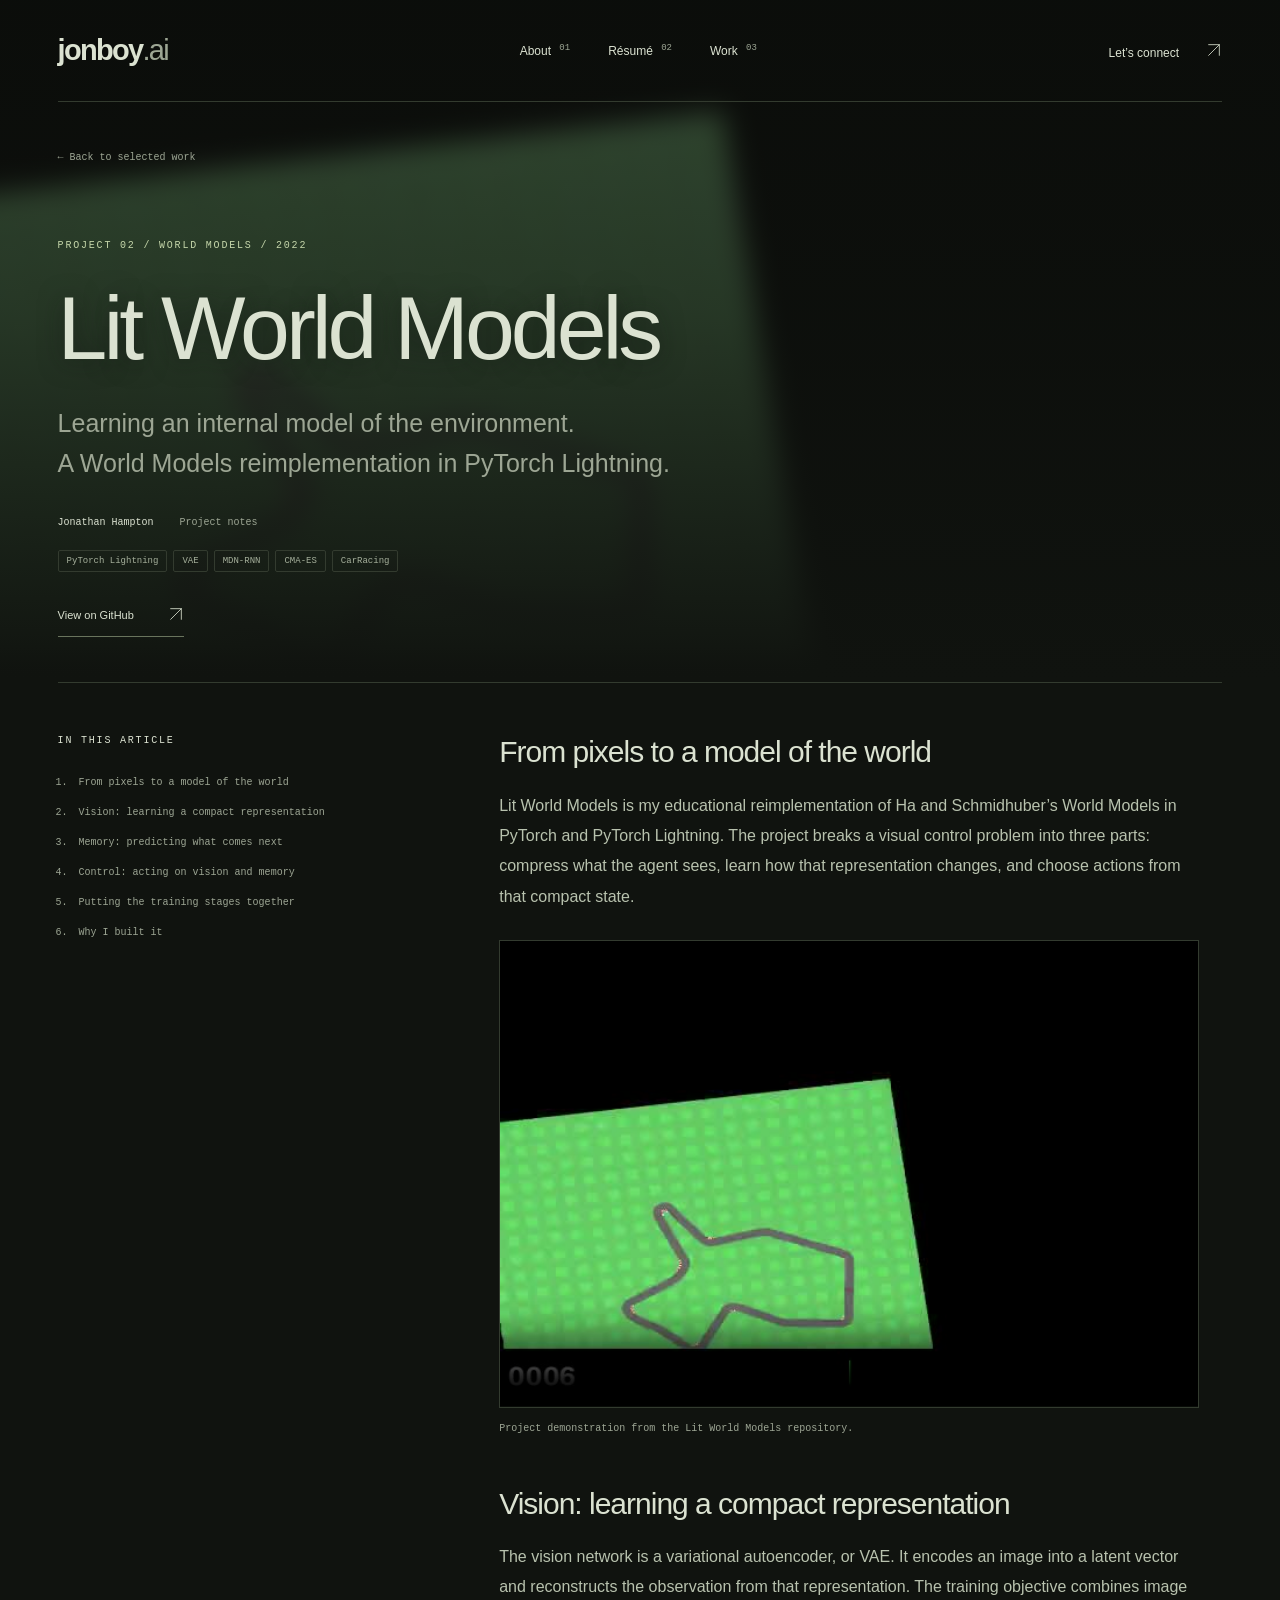
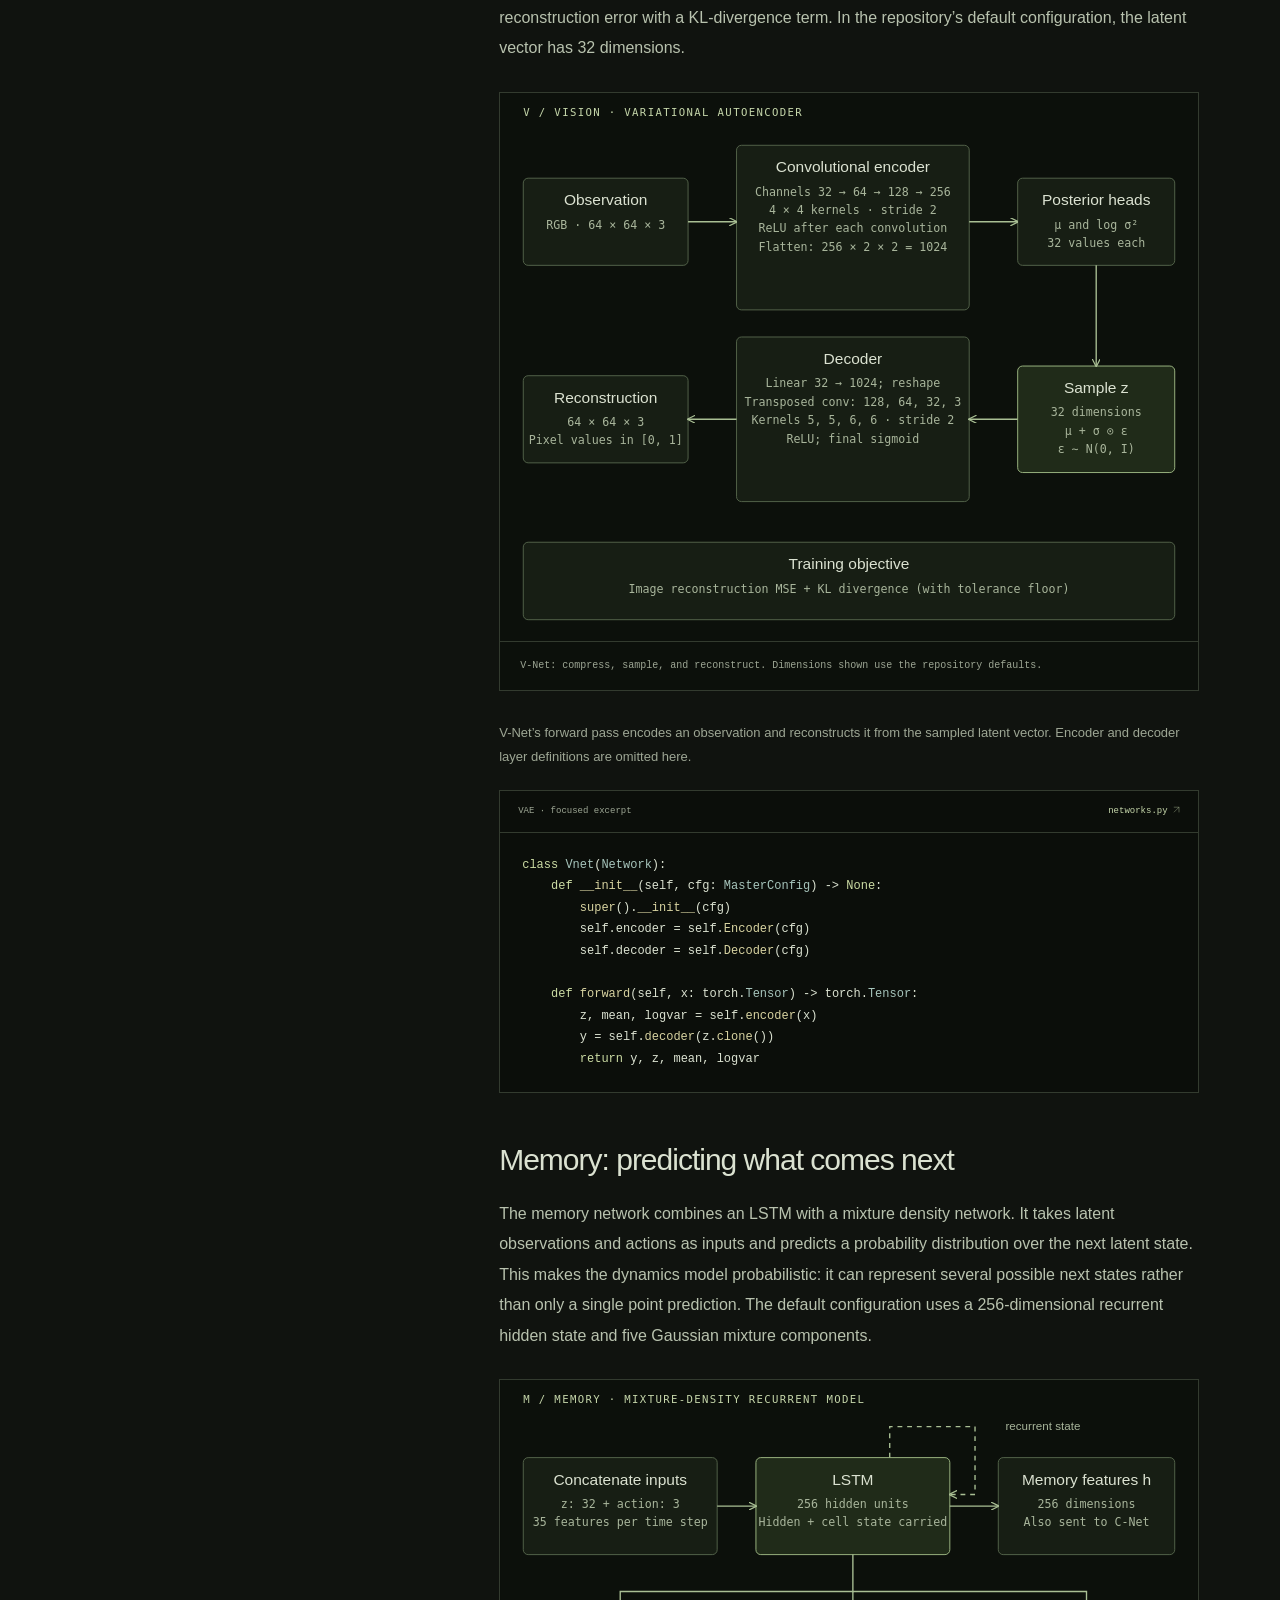
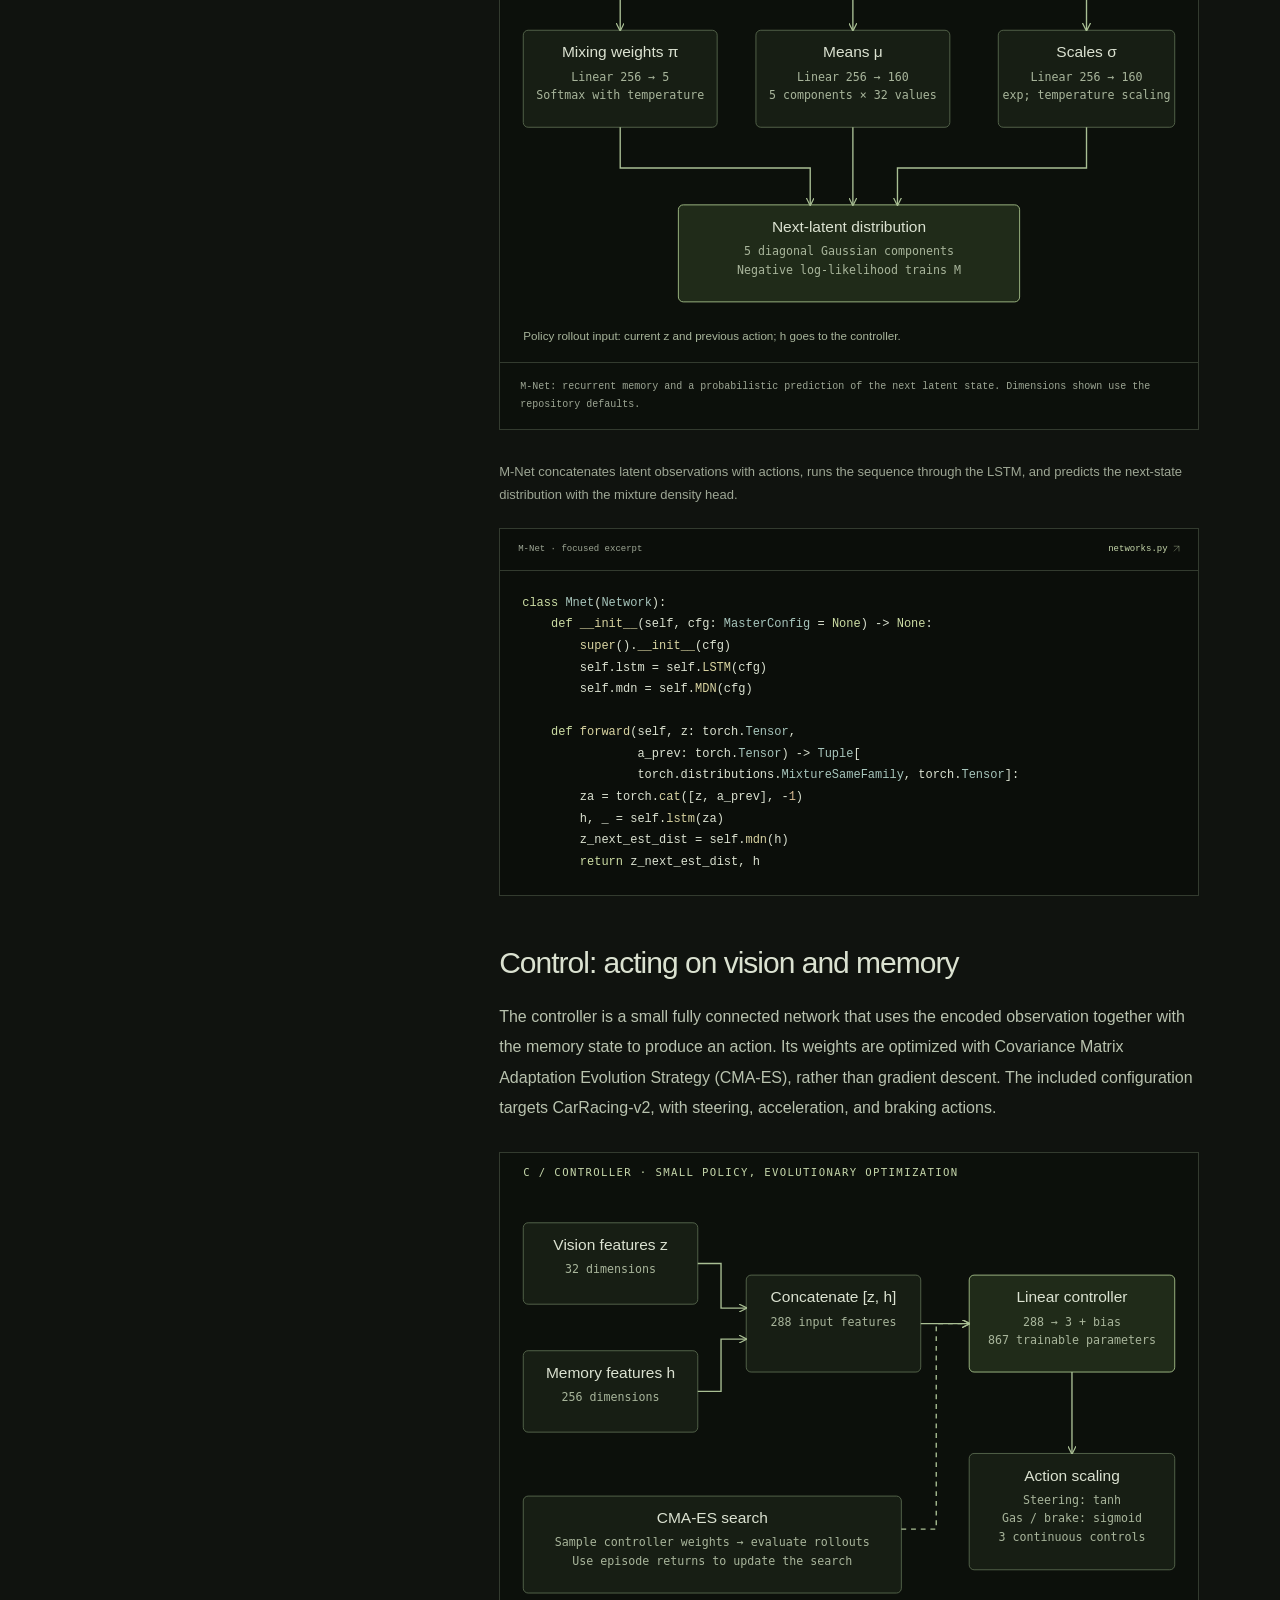
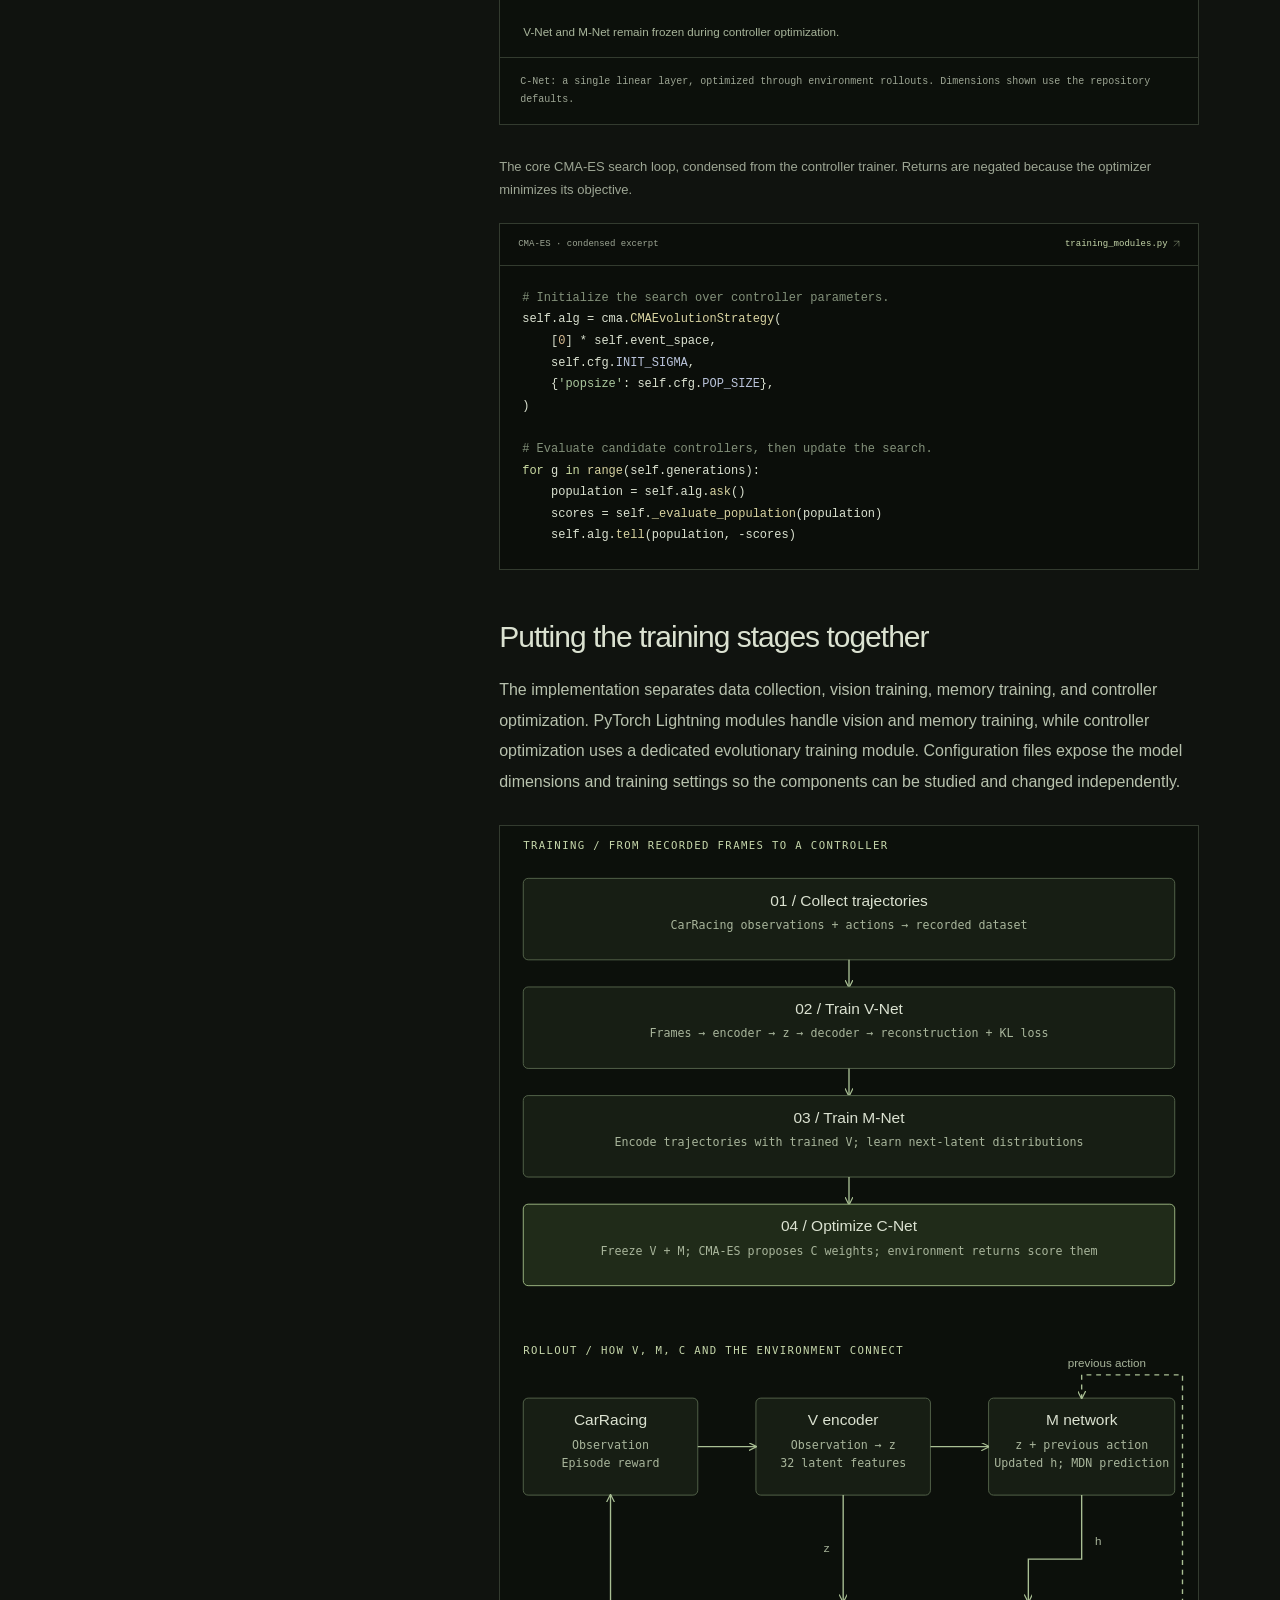
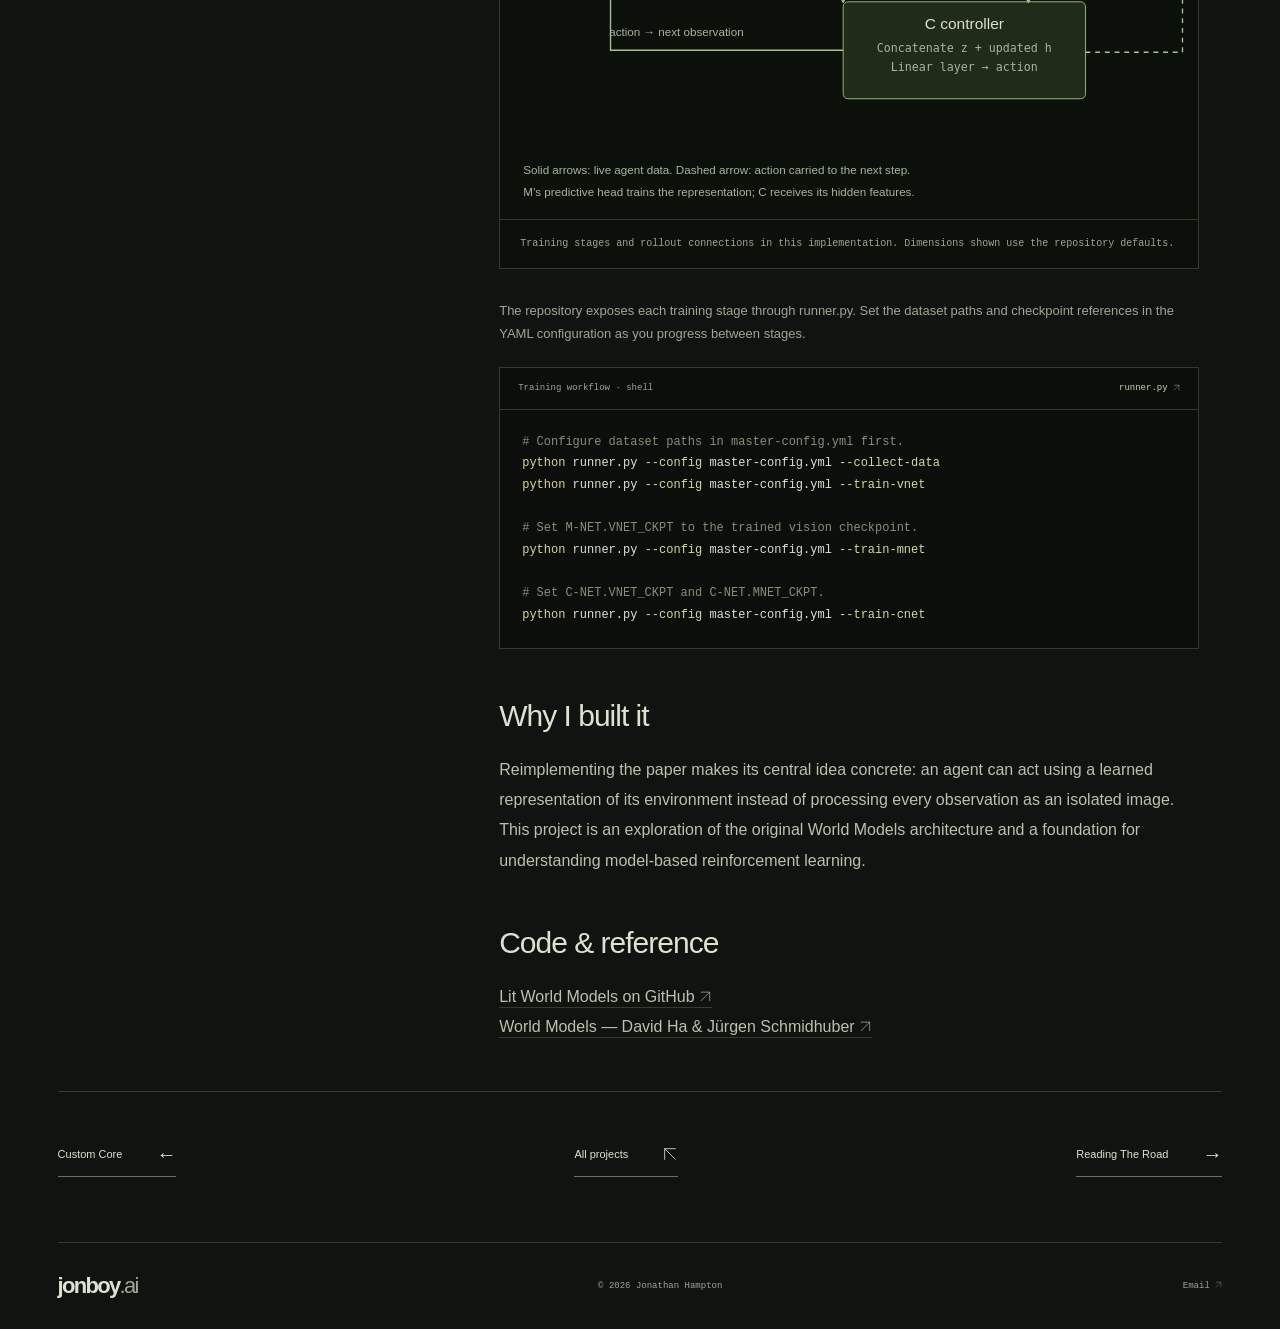
<file: projects/litworldmodels/index.html>
<!doctype html>
<html lang="en"><head><meta charset="utf-8"><meta name="viewport" content="width=device-width, initial-scale=1"><meta name="theme-color" content="#10130f"><title>Lit World Models · Jonathan Hampton</title><meta name="description" content="An educational reimplementation of World Models using a VAE, MDN-RNN, and CMA-ES controller in PyTorch Lightning."><link rel="icon" href="../../assets/favicon.svg" type="image/svg+xml"><link rel="stylesheet" href="../../style.css">
<link rel="canonical" href="https://jonboy.ai/projects/litworldmodels/">
<meta property="og:type" content="article">
<meta property="og:site_name" content="jonboy.ai">
<meta property="og:title" content="Lit World Models">
<meta property="og:description" content="Reimplementing World Models in PyTorch Lightning: vision, memory, and control for reinforcement learning.">
<meta property="og:url" content="https://jonboy.ai/projects/litworldmodels/">
<meta property="og:image" content="https://jonboy.ai/projects/litworldmodels/assets/project-cover.png">
<meta property="og:image:secure_url" content="https://jonboy.ai/projects/litworldmodels/assets/project-cover.png">
<meta property="og:image:type" content="image/png">
<meta property="og:image:width" content="1200">
<meta property="og:image:height" content="630">
<meta property="og:image:alt" content="Vision, Memory, and Controller modules connected in a world-model architecture.">
<meta name="twitter:card" content="summary_large_image">
<meta name="twitter:title" content="Lit World Models">
<meta name="twitter:description" content="Reimplementing World Models in PyTorch Lightning: vision, memory, and control for reinforcement learning.">
<meta name="twitter:image" content="https://jonboy.ai/projects/litworldmodels/assets/project-cover.png">
<meta name="twitter:image:alt" content="Vision, Memory, and Controller modules connected in a world-model architecture.">
</head>
<body class="article-page video-article lit-article"><a class="skip" href="#article">Skip to article</a>
<header class="header"><a class="brand" href="../../index.html" aria-label="Jonboy home">jonboy<span class="brand-ai">.ai</span></a><nav aria-label="Main navigation"><a href="../../index.html#about">About <span>01</span></a><a href="../../index.html#resume">Résumé <span>02</span></a><a href="../../index.html#work">Work <span>03</span></a></nav><a class="header-contact" href="mailto:jhampton37@gatech.edu">Let’s connect <span><svg class="icon-arrow" viewBox="0 0 24 24" fill="none" stroke="currentColor" stroke-width="1.25" stroke-linecap="round" stroke-linejoin="round" aria-hidden="true" focusable="false"><path d="M4 20 20 4M4 4h16v16"/></svg></span></a></header>
<main id="article" class="project-article"><a class="article-back" href="../../index.html#work">← Back to selected work</a>
<article><header class="article-heading"><div class="article-hero-background" aria-hidden="true"><video autoplay muted loop playsinline preload="metadata" poster="assets/litworldmodels-poster.jpg"><source src="assets/litworldmodels-demo.mp4" type="video/mp4"></video></div><p class="eyebrow">Project 02 / World models / 2022</p><h1>Lit World Models</h1><p class="article-deck">Learning an internal model of the environment.<br>A World Models reimplementation in PyTorch Lightning.</p><div class="article-byline">Jonathan Hampton <span>Project notes</span></div><div class="tags"><span>PyTorch Lightning</span><span>VAE</span><span>MDN-RNN</span><span>CMA-ES</span><span>CarRacing</span></div><a class="text-link article-repo" href="https://github.com/hamptonjc/LitWorldModels" target="_blank" rel="noopener noreferrer">View on GitHub <span><svg class="icon-arrow" viewBox="0 0 24 24" fill="none" stroke="currentColor" stroke-width="1.25" stroke-linecap="round" stroke-linejoin="round" aria-hidden="true" focusable="false"><path d="M4 20 20 4M4 4h16v16"/></svg></span></a></header>

<div class="article-layout"><aside class="article-aside"><p class="eyebrow">In this article</p><ol><li><a href="#part-1">From pixels to a model of the world</a></li><li><a href="#part-2">Vision: learning a compact representation</a></li><li><a href="#part-3">Memory: predicting what comes next</a></li><li><a href="#part-4">Control: acting on vision and memory</a></li><li><a href="#part-5">Putting the training stages together</a></li><li><a href="#part-6">Why I built it</a></li></ol></aside><div class="article-body"><section class="article-section" id="part-1"><h2>From pixels to a model of the world</h2><p>Lit World Models is my educational reimplementation of Ha and Schmidhuber’s World Models in PyTorch and PyTorch Lightning. The project breaks a visual control problem into three parts: compress what the agent sees, learn how that representation changes, and choose actions from that compact state.</p><figure class="article-demo"><video controls playsinline preload="metadata" width="600" height="400" poster="assets/litworldmodels-poster.jpg"><source src="assets/litworldmodels-demo.mp4" type="video/mp4">Your browser does not support embedded video. <a href="assets/litworldmodels-demo.mp4">Watch the demo</a>.</video><figcaption>Project demonstration from the Lit World Models repository.</figcaption></figure></section><section class="article-section" id="part-2"><h2>Vision: learning a compact representation</h2><p>The vision network is a variational autoencoder, or VAE. It encodes an image into a latent vector and reconstructs the observation from that representation. The training objective combines image reconstruction error with a KL-divergence term. In the repository’s default configuration, the latent vector has 32 dimensions.</p><figure class="architecture-figure"><div class="architecture-scroll" tabindex="0" role="region" aria-label="V-Net: compress, sample, and reconstruct."><img src="assets/world-model-vision.svg" alt="V-Net: compress, sample, and reconstruct." loading="lazy" width="720" height="566"></div><figcaption>V-Net: compress, sample, and reconstruct. Dimensions shown use the repository defaults.</figcaption></figure><p class="snippet-note">V-Net’s forward pass encodes an observation and reconstructs it from the sampled latent vector. Encoder and decoder layer definitions are omitted here.</p><figure class="article-code"><figcaption><span>VAE · focused excerpt</span><a href="https://github.com/hamptonjc/LitWorldModels/blob/master/networks.py" target="_blank" rel="noopener noreferrer">networks.py <svg class="icon-arrow" viewBox="0 0 24 24" fill="none" stroke="currentColor" stroke-width="1.25" stroke-linecap="round" stroke-linejoin="round" aria-hidden="true" focusable="false"><path d="M4 20 20 4M4 4h16v16"/></svg></a></figcaption><pre tabindex="0" aria-label="VAE · focused excerpt"><code class="language-python"><span class="code-keyword">class</span> <span class="code-type">Vnet</span>(<span class="code-type">Network</span>):
    <span class="code-keyword">def</span> <span class="code-function">__init__</span>(self, cfg: <span class="code-type">MasterConfig</span>) -&gt; <span class="code-keyword">None</span>:
        <span class="code-function">super</span>().<span class="code-function">__init__</span>(cfg)
        self.encoder = self.<span class="code-function">Encoder</span>(cfg)
        self.decoder = self.<span class="code-function">Decoder</span>(cfg)

    <span class="code-keyword">def</span> <span class="code-function">forward</span>(self, x: torch.<span class="code-type">Tensor</span>) -&gt; torch.<span class="code-type">Tensor</span>:
        z, mean, logvar = self.<span class="code-function">encoder</span>(x)
        y = self.<span class="code-function">decoder</span>(z.<span class="code-function">clone</span>())
        <span class="code-keyword">return</span> y, z, mean, logvar</code></pre></figure></section><section class="article-section" id="part-3"><h2>Memory: predicting what comes next</h2><p>The memory network combines an LSTM with a mixture density network. It takes latent observations and actions as inputs and predicts a probability distribution over the next latent state. This makes the dynamics model probabilistic: it can represent several possible next states rather than only a single point prediction. The default configuration uses a 256-dimensional recurrent hidden state and five Gaussian mixture components.</p><figure class="architecture-figure"><div class="architecture-scroll" tabindex="0" role="region" aria-label="M-Net: recurrent memory and a probabilistic prediction of the next latent state."><img src="assets/world-model-memory.svg" alt="M-Net: recurrent memory and a probabilistic prediction of the next latent state." loading="lazy" width="720" height="600"></div><figcaption>M-Net: recurrent memory and a probabilistic prediction of the next latent state. Dimensions shown use the repository defaults.</figcaption></figure><p class="snippet-note">M-Net concatenates latent observations with actions, runs the sequence through the LSTM, and predicts the next-state distribution with the mixture density head.</p><figure class="article-code"><figcaption><span>M-Net · focused excerpt</span><a href="https://github.com/hamptonjc/LitWorldModels/blob/master/networks.py" target="_blank" rel="noopener noreferrer">networks.py <svg class="icon-arrow" viewBox="0 0 24 24" fill="none" stroke="currentColor" stroke-width="1.25" stroke-linecap="round" stroke-linejoin="round" aria-hidden="true" focusable="false"><path d="M4 20 20 4M4 4h16v16"/></svg></a></figcaption><pre tabindex="0" aria-label="M-Net · focused excerpt"><code class="language-python"><span class="code-keyword">class</span> <span class="code-type">Mnet</span>(<span class="code-type">Network</span>):
    <span class="code-keyword">def</span> <span class="code-function">__init__</span>(self, cfg: <span class="code-type">MasterConfig</span> = <span class="code-keyword">None</span>) -&gt; <span class="code-keyword">None</span>:
        <span class="code-function">super</span>().<span class="code-function">__init__</span>(cfg)
        self.lstm = self.<span class="code-function">LSTM</span>(cfg)
        self.mdn = self.<span class="code-function">MDN</span>(cfg)

    <span class="code-keyword">def</span> <span class="code-function">forward</span>(self, z: torch.<span class="code-type">Tensor</span>,
                a_prev: torch.<span class="code-type">Tensor</span>) -&gt; <span class="code-type">Tuple</span>[
                torch.distributions.<span class="code-type">MixtureSameFamily</span>, torch.<span class="code-type">Tensor</span>]:
        za = torch.<span class="code-function">cat</span>([z, a_prev], -<span class="code-number">1</span>)
        h, _ = self.<span class="code-function">lstm</span>(za)
        z_next_est_dist = self.<span class="code-function">mdn</span>(h)
        <span class="code-keyword">return</span> z_next_est_dist, h</code></pre></figure></section><section class="article-section" id="part-4"><h2>Control: acting on vision and memory</h2><p>The controller is a small fully connected network that uses the encoded observation together with the memory state to produce an action. Its weights are optimized with Covariance Matrix Adaptation Evolution Strategy (CMA-ES), rather than gradient descent. The included configuration targets CarRacing-v2, with steering, acceleration, and braking actions.</p><figure class="architecture-figure"><div class="architecture-scroll" tabindex="0" role="region" aria-label="C-Net: a single linear layer, optimized through environment rollouts."><img src="assets/world-model-controller.svg" alt="C-Net: a single linear layer, optimized through environment rollouts." loading="lazy" width="720" height="520"></div><figcaption>C-Net: a single linear layer, optimized through environment rollouts. Dimensions shown use the repository defaults.</figcaption></figure><p class="snippet-note">The core CMA-ES search loop, condensed from the controller trainer. Returns are negated because the optimizer minimizes its objective.</p><figure class="article-code"><figcaption><span>CMA-ES · condensed excerpt</span><a href="https://github.com/hamptonjc/LitWorldModels/blob/master/training_modules.py" target="_blank" rel="noopener noreferrer">training_modules.py <svg class="icon-arrow" viewBox="0 0 24 24" fill="none" stroke="currentColor" stroke-width="1.25" stroke-linecap="round" stroke-linejoin="round" aria-hidden="true" focusable="false"><path d="M4 20 20 4M4 4h16v16"/></svg></a></figcaption><pre tabindex="0" aria-label="CMA-ES · condensed excerpt"><code class="language-python"><span class="code-comment"># Initialize the search over controller parameters.</span>
self.alg = cma.<span class="code-function">CMAEvolutionStrategy</span>(
    [<span class="code-number">0</span>] * self.event_space,
    self.cfg.<span class="code-constant">INIT_SIGMA</span>,
    {<span class="code-string">&#x27;popsize&#x27;</span>: self.cfg.<span class="code-constant">POP_SIZE</span>},
)

<span class="code-comment"># Evaluate candidate controllers, then update the search.</span>
<span class="code-keyword">for</span> g <span class="code-keyword">in</span> <span class="code-function">range</span>(self.generations):
    population = self.alg.<span class="code-function">ask</span>()
    scores = self.<span class="code-function">_evaluate_population</span>(population)
    self.alg.<span class="code-function">tell</span>(population, -scores)</code></pre></figure></section><section class="article-section" id="part-5"><h2>Putting the training stages together</h2><p>The implementation separates data collection, vision training, memory training, and controller optimization. PyTorch Lightning modules handle vision and memory training, while controller optimization uses a dedicated evolutionary training module. Configuration files expose the model dimensions and training settings so the components can be studied and changed independently.</p><figure class="architecture-figure"><div class="architecture-scroll" tabindex="0" role="region" aria-label="Training stages and rollout connections in this implementation."><img src="assets/world-model-training.svg" alt="Training stages and rollout connections in this implementation." loading="lazy" width="720" height="1024"></div><figcaption>Training stages and rollout connections in this implementation. Dimensions shown use the repository defaults.</figcaption></figure><p class="snippet-note">The repository exposes each training stage through runner.py. Set the dataset paths and checkpoint references in the YAML configuration as you progress between stages.</p><figure class="article-code"><figcaption><span>Training workflow · shell</span><a href="https://github.com/hamptonjc/LitWorldModels/blob/master/runner.py" target="_blank" rel="noopener noreferrer">runner.py <svg class="icon-arrow" viewBox="0 0 24 24" fill="none" stroke="currentColor" stroke-width="1.25" stroke-linecap="round" stroke-linejoin="round" aria-hidden="true" focusable="false"><path d="M4 20 20 4M4 4h16v16"/></svg></a></figcaption><pre tabindex="0" aria-label="Training workflow · shell"><code class="language-bash"><span class="code-comment"># Configure dataset paths in master-config.yml first.</span>
<span class="code-function">python</span> runner.py <span class="code-keyword">--config</span> master-config.yml <span class="code-keyword">--collect-data</span>
<span class="code-function">python</span> runner.py <span class="code-keyword">--config</span> master-config.yml <span class="code-keyword">--train-vnet</span>

<span class="code-comment"># Set M-NET.VNET_CKPT to the trained vision checkpoint.</span>
<span class="code-function">python</span> runner.py <span class="code-keyword">--config</span> master-config.yml <span class="code-keyword">--train-mnet</span>

<span class="code-comment"># Set C-NET.VNET_CKPT and C-NET.MNET_CKPT.</span>
<span class="code-function">python</span> runner.py <span class="code-keyword">--config</span> master-config.yml <span class="code-keyword">--train-cnet</span></code></pre></figure></section><section class="article-section" id="part-6"><h2>Why I built it</h2><p>Reimplementing the paper makes its central idea concrete: an agent can act using a learned representation of its environment instead of processing every observation as an isolated image. This project is an exploration of the original World Models architecture and a foundation for understanding model-based reinforcement learning.</p></section><section class="article-section" id="resources"><h2>Code &amp; reference</h2><p><a href="https://github.com/hamptonjc/LitWorldModels" target="_blank" rel="noopener noreferrer">Lit World Models on GitHub <svg class="icon-arrow" viewBox="0 0 24 24" fill="none" stroke="currentColor" stroke-width="1.25" stroke-linecap="round" stroke-linejoin="round" aria-hidden="true" focusable="false"><path d="M4 20 20 4M4 4h16v16"/></svg></a><br><a href="https://arxiv.org/abs/1803.10122" target="_blank" rel="noopener noreferrer">World Models — David Ha &amp; Jürgen Schmidhuber <svg class="icon-arrow" viewBox="0 0 24 24" fill="none" stroke="currentColor" stroke-width="1.25" stroke-linecap="round" stroke-linejoin="round" aria-hidden="true" focusable="false"><path d="M4 20 20 4M4 4h16v16"/></svg></a></p></section></div></div></article>
<nav class="article-next" aria-label="More projects"><a class="text-link" href="../aie-conv2d/index.html">Custom Core <span>←</span></a><a class="text-link" href="../../index.html#work">All projects <span><svg class="icon-arrow" viewBox="0 0 24 24" fill="none" stroke="currentColor" stroke-width="1.25" stroke-linecap="round" stroke-linejoin="round" aria-hidden="true" focusable="false"><path d="M20 20 4 4M4 20V4h16"/></svg></span></a><a class="text-link" href="../reading-the-road/index.html">Reading The Road <span>→</span></a></nav></main>
<footer><a class="brand" href="../../index.html">jonboy<span class="brand-ai">.ai</span></a><span>© 2026 Jonathan Hampton</span><a href="mailto:jhampton37@gatech.edu">Email <svg class="icon-arrow" viewBox="0 0 24 24" fill="none" stroke="currentColor" stroke-width="1.25" stroke-linecap="round" stroke-linejoin="round" aria-hidden="true" focusable="false"><path d="M4 20 20 4M4 4h16v16"/></svg></a></footer></body></html>
</file>
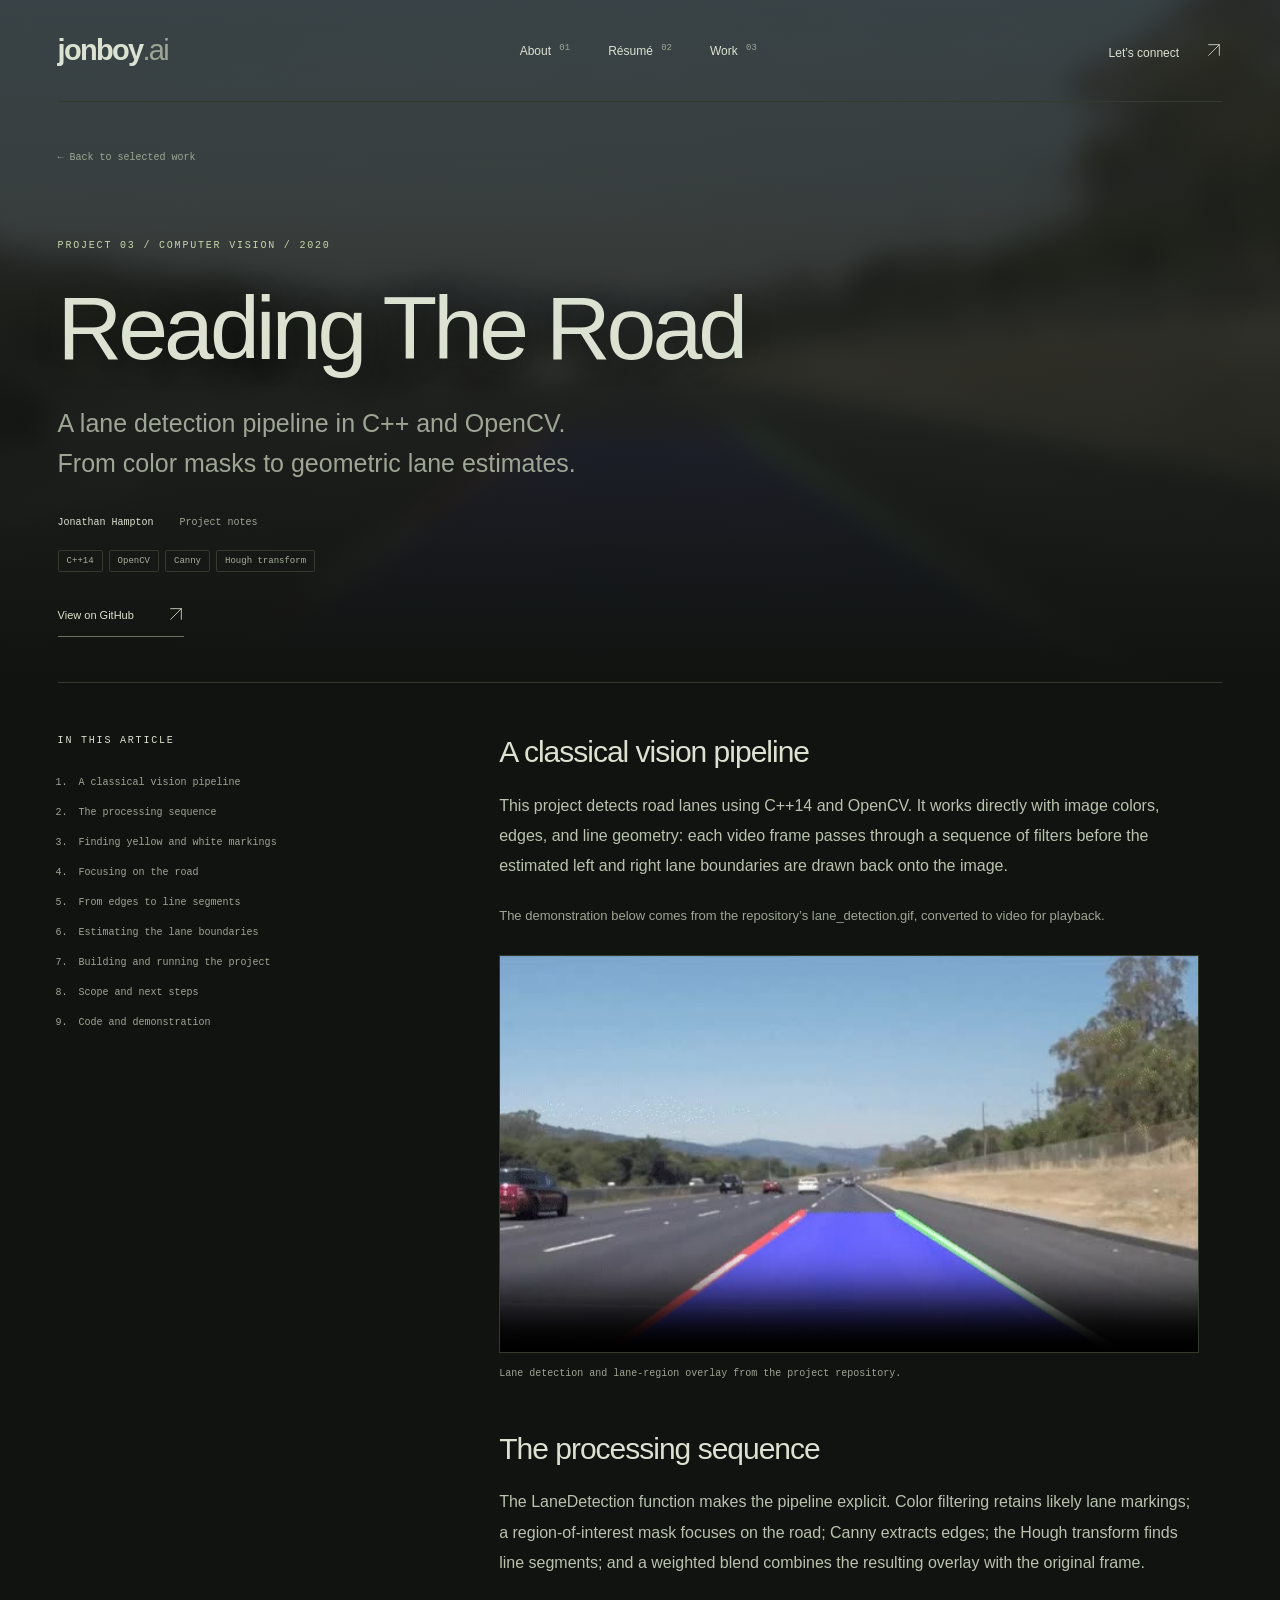
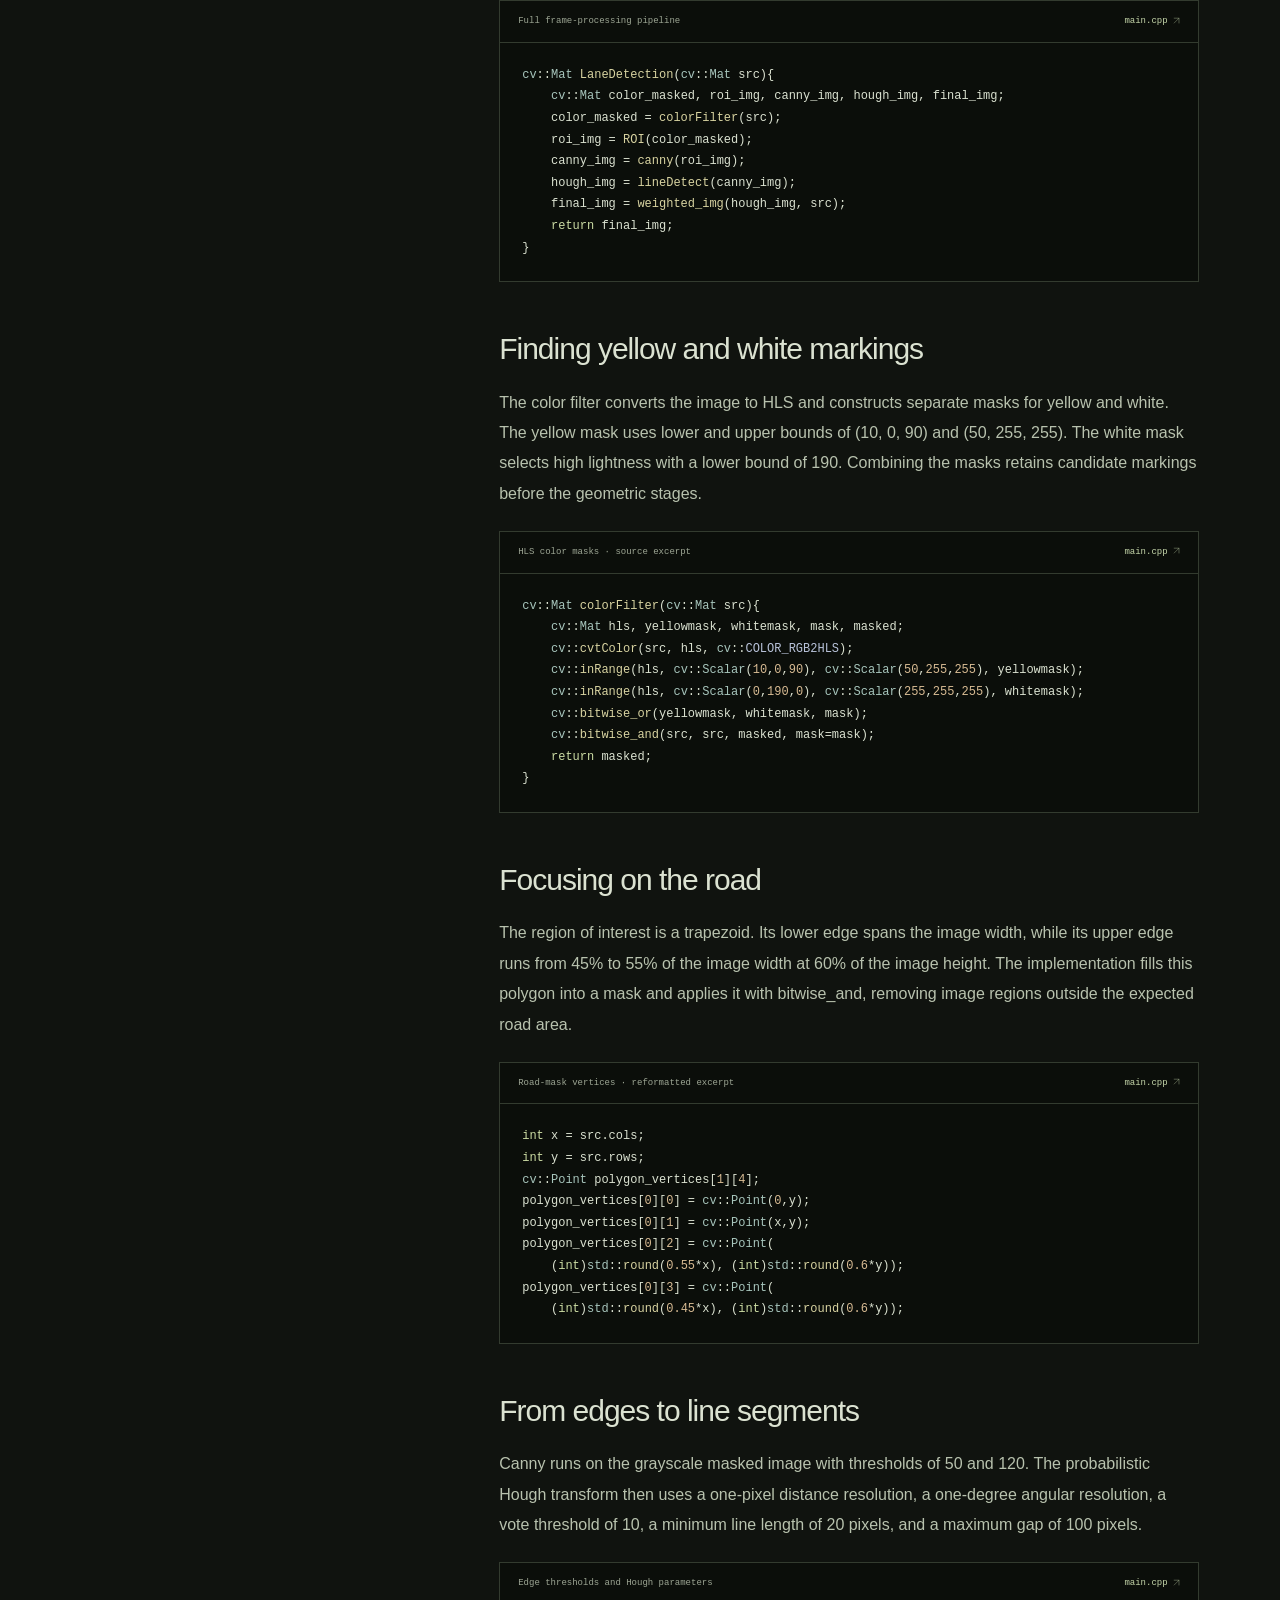
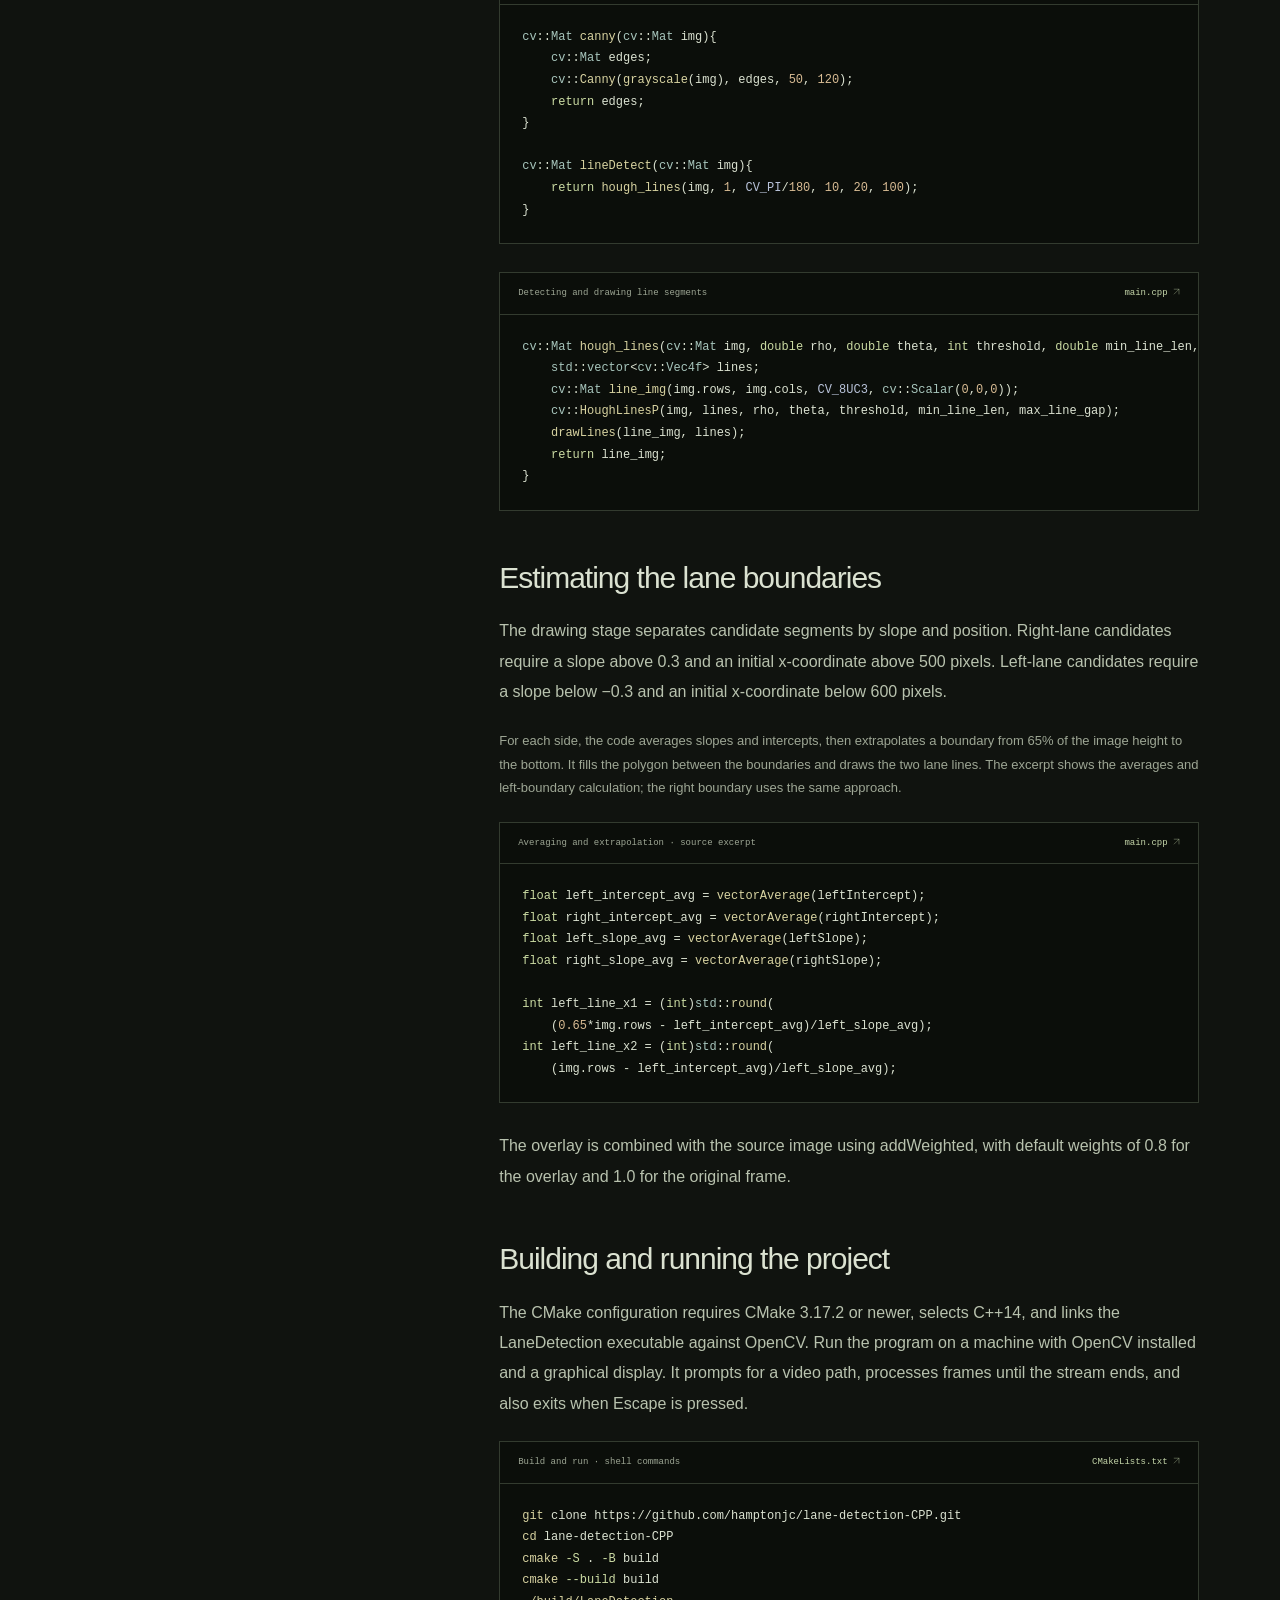
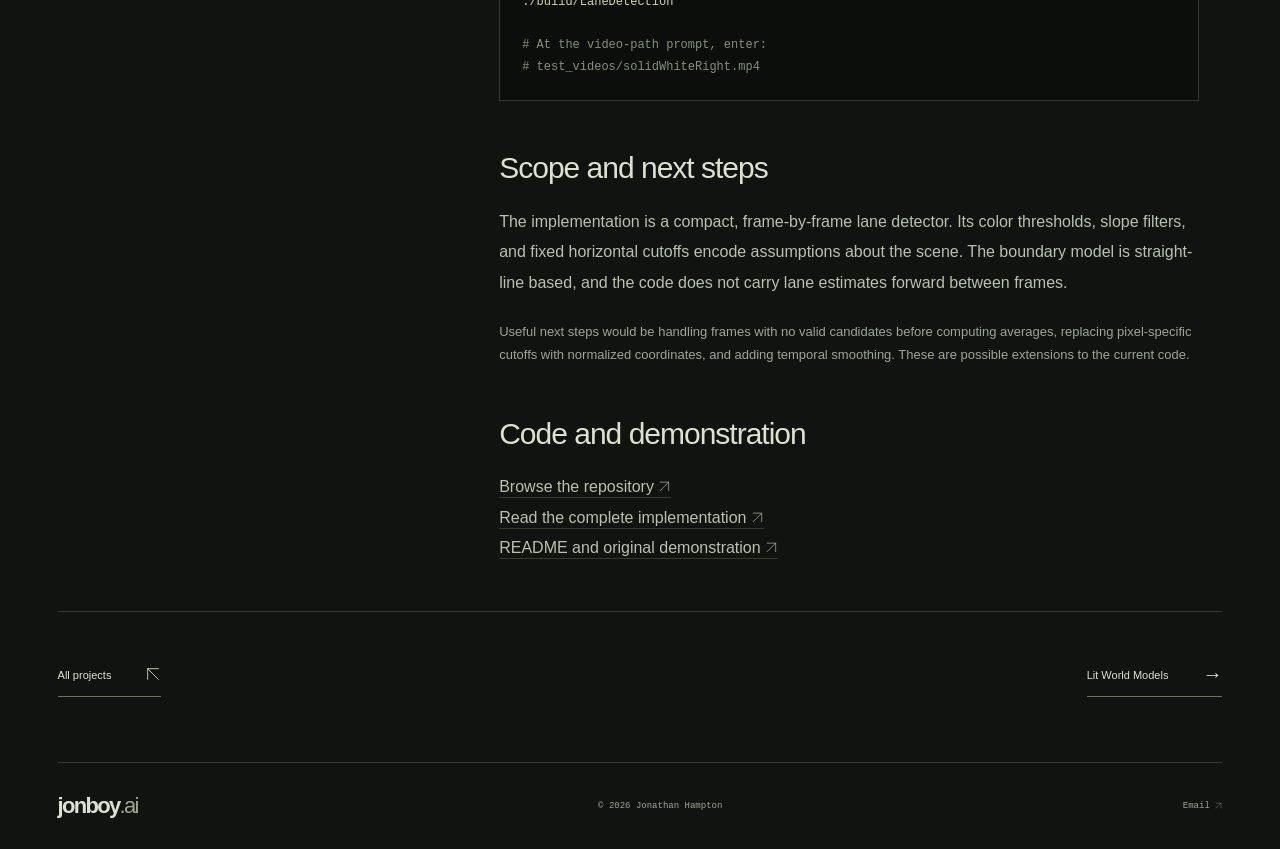
<file: projects/reading-the-road/index.html>
<!doctype html>
<html lang="en"><head><meta charset="utf-8"><meta name="viewport" content="width=device-width, initial-scale=1"><meta name="theme-color" content="#10130f"><title>Reading The Road · Jonathan Hampton</title><meta name="description" content="A code walkthrough of lane-detection-CPP: HLS masks, a road-region mask, Canny edges, Hough lines, and lane overlays in C++14 and OpenCV."><link rel="icon" href="../../assets/favicon.svg" type="image/svg+xml"><link rel="stylesheet" href="../../style.css">
<link rel="canonical" href="https://jonboy.ai/projects/reading-the-road/">
<meta property="og:type" content="article">
<meta property="og:site_name" content="jonboy.ai">
<meta property="og:title" content="Reading The Road">
<meta property="og:description" content="A lane detection pipeline in C++ and OpenCV, from color masks to geometric lane estimates.">
<meta property="og:url" content="https://jonboy.ai/projects/reading-the-road/">
<meta property="og:image" content="https://jonboy.ai/projects/reading-the-road/assets/project-cover.png">
<meta property="og:image:secure_url" content="https://jonboy.ai/projects/reading-the-road/assets/project-cover.png">
<meta property="og:image:type" content="image/png">
<meta property="og:image:width" content="1200">
<meta property="og:image:height" content="630">
<meta property="og:image:alt" content="Road lanes converging toward the horizon with a geometric lane-detection overlay.">
<meta name="twitter:card" content="summary_large_image">
<meta name="twitter:title" content="Reading The Road">
<meta name="twitter:description" content="A lane detection pipeline in C++ and OpenCV, from color masks to geometric lane estimates.">
<meta name="twitter:image" content="https://jonboy.ai/projects/reading-the-road/assets/project-cover.png">
<meta name="twitter:image:alt" content="Road lanes converging toward the horizon with a geometric lane-detection overlay.">
</head>
<body class="article-page video-article road-article"><a class="skip" href="#article">Skip to article</a>
<header class="header"><a class="brand" href="../../index.html" aria-label="Jonboy home">jonboy<span class="brand-ai">.ai</span></a><nav aria-label="Main navigation"><a href="../../index.html#about">About <span>01</span></a><a href="../../index.html#resume">Résumé <span>02</span></a><a href="../../index.html#work">Work <span>03</span></a></nav><a class="header-contact" href="mailto:jhampton37@gatech.edu">Let’s connect <span><svg class="icon-arrow" viewBox="0 0 24 24" fill="none" stroke="currentColor" stroke-width="1.25" stroke-linecap="round" stroke-linejoin="round" aria-hidden="true" focusable="false"><path d="M4 20 20 4M4 4h16v16"/></svg></span></a></header>
<main id="article" class="project-article"><a class="article-back" href="../../index.html#work">← Back to selected work</a>
<article><header class="article-heading"><div class="article-hero-background" aria-hidden="true"><video autoplay muted loop playsinline preload="metadata" poster="assets/lane-detection-poster.jpg"><source src="assets/lane-detection-demo.mp4" type="video/mp4"></video></div><p class="eyebrow">Project 03 / Computer vision / 2020</p><h1>Reading The Road</h1><p class="article-deck">A lane detection pipeline in C++ and OpenCV.<br>From color masks to geometric lane estimates.</p><div class="article-byline">Jonathan Hampton <span>Project notes</span></div><div class="tags"><span>C++14</span><span>OpenCV</span><span>Canny</span><span>Hough transform</span></div><a class="text-link article-repo" href="https://github.com/hamptonjc/lane-detection-CPP" target="_blank" rel="noopener noreferrer">View on GitHub <span><svg class="icon-arrow" viewBox="0 0 24 24" fill="none" stroke="currentColor" stroke-width="1.25" stroke-linecap="round" stroke-linejoin="round" aria-hidden="true" focusable="false"><path d="M4 20 20 4M4 4h16v16"/></svg></span></a></header><div class="article-layout"><aside class="article-aside"><p class="eyebrow">In this article</p><ol><li><a href="#part-1">A classical vision pipeline</a></li><li><a href="#part-2">The processing sequence</a></li><li><a href="#part-3">Finding yellow and white markings</a></li><li><a href="#part-4">Focusing on the road</a></li><li><a href="#part-5">From edges to line segments</a></li><li><a href="#part-6">Estimating the lane boundaries</a></li><li><a href="#part-7">Building and running the project</a></li><li><a href="#part-8">Scope and next steps</a></li><li><a href="#part-9">Code and demonstration</a></li></ol></aside><div class="article-body"><section class="article-section" id="part-1"><h2>A classical vision pipeline</h2><p>This project detects road lanes using C++14 and OpenCV. It works directly with image colors, edges, and line geometry: each video frame passes through a sequence of filters before the estimated left and right lane boundaries are drawn back onto the image.</p><p class="snippet-note">The demonstration below comes from the repository’s lane_detection.gif, converted to video for playback.</p><figure class="article-demo"><video controls loop playsinline preload="metadata" width="600" height="340" poster="assets/lane-detection-poster.jpg"><source src="assets/lane-detection-demo.mp4" type="video/mp4"><a href="assets/lane-detection-demo.mp4">Watch the lane detection demo</a></video><figcaption>Lane detection and lane-region overlay from the project repository.</figcaption></figure></section><section class="article-section" id="part-2"><h2>The processing sequence</h2><p>The LaneDetection function makes the pipeline explicit. Color filtering retains likely lane markings; a region-of-interest mask focuses on the road; Canny extracts edges; the Hough transform finds line segments; and a weighted blend combines the resulting overlay with the original frame.</p><figure class="article-code"><figcaption><span>Full frame-processing pipeline</span><a href="https://github.com/hamptonjc/lane-detection-CPP/blob/master/main.cpp" target="_blank" rel="noopener noreferrer">main.cpp <svg class="icon-arrow" viewBox="0 0 24 24" fill="none" stroke="currentColor" stroke-width="1.25" stroke-linecap="round" stroke-linejoin="round" aria-hidden="true" focusable="false"><path d="M4 20 20 4M4 4h16v16"/></svg></a></figcaption><pre tabindex="0" aria-label="Full frame-processing pipeline"><code class="language-cpp"><span class="code-type">cv</span>::<span class="code-type">Mat</span> <span class="code-function">LaneDetection</span>(<span class="code-type">cv</span>::<span class="code-type">Mat</span> src){
    <span class="code-type">cv</span>::<span class="code-type">Mat</span> color_masked, roi_img, canny_img, hough_img, final_img;
    color_masked = <span class="code-function">colorFilter</span>(src);
    roi_img = <span class="code-function">ROI</span>(color_masked);
    canny_img = <span class="code-function">canny</span>(roi_img);
    hough_img = <span class="code-function">lineDetect</span>(canny_img);
    final_img = <span class="code-function">weighted_img</span>(hough_img, src);
    <span class="code-keyword">return</span> final_img;
}</code></pre></figure></section><section class="article-section" id="part-3"><h2>Finding yellow and white markings</h2><p>The color filter converts the image to HLS and constructs separate masks for yellow and white. The yellow mask uses lower and upper bounds of (10, 0, 90) and (50, 255, 255). The white mask selects high lightness with a lower bound of 190. Combining the masks retains candidate markings before the geometric stages.</p><figure class="article-code"><figcaption><span>HLS color masks · source excerpt</span><a href="https://github.com/hamptonjc/lane-detection-CPP/blob/master/main.cpp" target="_blank" rel="noopener noreferrer">main.cpp <svg class="icon-arrow" viewBox="0 0 24 24" fill="none" stroke="currentColor" stroke-width="1.25" stroke-linecap="round" stroke-linejoin="round" aria-hidden="true" focusable="false"><path d="M4 20 20 4M4 4h16v16"/></svg></a></figcaption><pre tabindex="0" aria-label="HLS color masks · source excerpt"><code class="language-cpp"><span class="code-type">cv</span>::<span class="code-type">Mat</span> <span class="code-function">colorFilter</span>(<span class="code-type">cv</span>::<span class="code-type">Mat</span> src){
    <span class="code-type">cv</span>::<span class="code-type">Mat</span> hls, yellowmask, whitemask, mask, masked;
    <span class="code-type">cv</span>::<span class="code-function">cvtColor</span>(src, hls, <span class="code-type">cv</span>::<span class="code-constant">COLOR_RGB2HLS</span>);
    <span class="code-type">cv</span>::<span class="code-function">inRange</span>(hls, <span class="code-type">cv</span>::<span class="code-type">Scalar</span>(<span class="code-number">10</span>,<span class="code-number">0</span>,<span class="code-number">90</span>), <span class="code-type">cv</span>::<span class="code-type">Scalar</span>(<span class="code-number">50</span>,<span class="code-number">255</span>,<span class="code-number">255</span>), yellowmask);
    <span class="code-type">cv</span>::<span class="code-function">inRange</span>(hls, <span class="code-type">cv</span>::<span class="code-type">Scalar</span>(<span class="code-number">0</span>,<span class="code-number">190</span>,<span class="code-number">0</span>), <span class="code-type">cv</span>::<span class="code-type">Scalar</span>(<span class="code-number">255</span>,<span class="code-number">255</span>,<span class="code-number">255</span>), whitemask);
    <span class="code-type">cv</span>::<span class="code-function">bitwise_or</span>(yellowmask, whitemask, mask);
    <span class="code-type">cv</span>::<span class="code-function">bitwise_and</span>(src, src, masked, mask=mask);
    <span class="code-keyword">return</span> masked;
}</code></pre></figure></section><section class="article-section" id="part-4"><h2>Focusing on the road</h2><p>The region of interest is a trapezoid. Its lower edge spans the image width, while its upper edge runs from 45% to 55% of the image width at 60% of the image height. The implementation fills this polygon into a mask and applies it with bitwise_and, removing image regions outside the expected road area.</p><figure class="article-code"><figcaption><span>Road-mask vertices · reformatted excerpt</span><a href="https://github.com/hamptonjc/lane-detection-CPP/blob/master/main.cpp" target="_blank" rel="noopener noreferrer">main.cpp <svg class="icon-arrow" viewBox="0 0 24 24" fill="none" stroke="currentColor" stroke-width="1.25" stroke-linecap="round" stroke-linejoin="round" aria-hidden="true" focusable="false"><path d="M4 20 20 4M4 4h16v16"/></svg></a></figcaption><pre tabindex="0" aria-label="Road-mask vertices · reformatted excerpt"><code class="language-cpp"><span class="code-keyword">int</span> x = src.cols;
<span class="code-keyword">int</span> y = src.rows;
<span class="code-type">cv</span>::<span class="code-type">Point</span> polygon_vertices[<span class="code-number">1</span>][<span class="code-number">4</span>];
polygon_vertices[<span class="code-number">0</span>][<span class="code-number">0</span>] = <span class="code-type">cv</span>::<span class="code-type">Point</span>(<span class="code-number">0</span>,y);
polygon_vertices[<span class="code-number">0</span>][<span class="code-number">1</span>] = <span class="code-type">cv</span>::<span class="code-type">Point</span>(x,y);
polygon_vertices[<span class="code-number">0</span>][<span class="code-number">2</span>] = <span class="code-type">cv</span>::<span class="code-type">Point</span>(
    (<span class="code-keyword">int</span>)<span class="code-type">std</span>::<span class="code-function">round</span>(<span class="code-number">0.55</span>*x), (<span class="code-keyword">int</span>)<span class="code-type">std</span>::<span class="code-function">round</span>(<span class="code-number">0.6</span>*y));
polygon_vertices[<span class="code-number">0</span>][<span class="code-number">3</span>] = <span class="code-type">cv</span>::<span class="code-type">Point</span>(
    (<span class="code-keyword">int</span>)<span class="code-type">std</span>::<span class="code-function">round</span>(<span class="code-number">0.45</span>*x), (<span class="code-keyword">int</span>)<span class="code-type">std</span>::<span class="code-function">round</span>(<span class="code-number">0.6</span>*y));</code></pre></figure></section><section class="article-section" id="part-5"><h2>From edges to line segments</h2><p>Canny runs on the grayscale masked image with thresholds of 50 and 120. The probabilistic Hough transform then uses a one-pixel distance resolution, a one-degree angular resolution, a vote threshold of 10, a minimum line length of 20 pixels, and a maximum gap of 100 pixels.</p><figure class="article-code"><figcaption><span>Edge thresholds and Hough parameters</span><a href="https://github.com/hamptonjc/lane-detection-CPP/blob/master/main.cpp" target="_blank" rel="noopener noreferrer">main.cpp <svg class="icon-arrow" viewBox="0 0 24 24" fill="none" stroke="currentColor" stroke-width="1.25" stroke-linecap="round" stroke-linejoin="round" aria-hidden="true" focusable="false"><path d="M4 20 20 4M4 4h16v16"/></svg></a></figcaption><pre tabindex="0" aria-label="Edge thresholds and Hough parameters"><code class="language-cpp"><span class="code-type">cv</span>::<span class="code-type">Mat</span> <span class="code-function">canny</span>(<span class="code-type">cv</span>::<span class="code-type">Mat</span> img){
    <span class="code-type">cv</span>::<span class="code-type">Mat</span> edges;
    <span class="code-type">cv</span>::<span class="code-function">Canny</span>(<span class="code-function">grayscale</span>(img), edges, <span class="code-number">50</span>, <span class="code-number">120</span>);
    <span class="code-keyword">return</span> edges;
}

<span class="code-type">cv</span>::<span class="code-type">Mat</span> <span class="code-function">lineDetect</span>(<span class="code-type">cv</span>::<span class="code-type">Mat</span> img){
    <span class="code-keyword">return</span> <span class="code-function">hough_lines</span>(img, <span class="code-number">1</span>, <span class="code-constant">CV_PI</span>/<span class="code-number">180</span>, <span class="code-number">10</span>, <span class="code-number">20</span>, <span class="code-number">100</span>);
}</code></pre></figure><figure class="article-code"><figcaption><span>Detecting and drawing line segments</span><a href="https://github.com/hamptonjc/lane-detection-CPP/blob/master/main.cpp" target="_blank" rel="noopener noreferrer">main.cpp <svg class="icon-arrow" viewBox="0 0 24 24" fill="none" stroke="currentColor" stroke-width="1.25" stroke-linecap="round" stroke-linejoin="round" aria-hidden="true" focusable="false"><path d="M4 20 20 4M4 4h16v16"/></svg></a></figcaption><pre tabindex="0" aria-label="Detecting and drawing line segments"><code class="language-cpp"><span class="code-type">cv</span>::<span class="code-type">Mat</span> <span class="code-function">hough_lines</span>(<span class="code-type">cv</span>::<span class="code-type">Mat</span> img, <span class="code-keyword">double</span> rho, <span class="code-keyword">double</span> theta, <span class="code-keyword">int</span> threshold, <span class="code-keyword">double</span> min_line_len,<span class="code-keyword">double</span> max_line_gap){
    <span class="code-type">std</span>::<span class="code-type">vector</span>&lt;<span class="code-type">cv</span>::<span class="code-type">Vec4f</span>&gt; lines;
    <span class="code-type">cv</span>::<span class="code-type">Mat</span> <span class="code-function">line_img</span>(img.rows, img.cols, <span class="code-constant">CV_8UC3</span>, <span class="code-type">cv</span>::<span class="code-type">Scalar</span>(<span class="code-number">0</span>,<span class="code-number">0</span>,<span class="code-number">0</span>));
    <span class="code-type">cv</span>::<span class="code-function">HoughLinesP</span>(img, lines, rho, theta, threshold, min_line_len, max_line_gap);
    <span class="code-function">drawLines</span>(line_img, lines);
    <span class="code-keyword">return</span> line_img;
}</code></pre></figure></section><section class="article-section" id="part-6"><h2>Estimating the lane boundaries</h2><p>The drawing stage separates candidate segments by slope and position. Right-lane candidates require a slope above 0.3 and an initial x-coordinate above 500 pixels. Left-lane candidates require a slope below −0.3 and an initial x-coordinate below 600 pixels.</p><p class="snippet-note">For each side, the code averages slopes and intercepts, then extrapolates a boundary from 65% of the image height to the bottom. It fills the polygon between the boundaries and draws the two lane lines. The excerpt shows the averages and left-boundary calculation; the right boundary uses the same approach.</p><figure class="article-code"><figcaption><span>Averaging and extrapolation · source excerpt</span><a href="https://github.com/hamptonjc/lane-detection-CPP/blob/master/main.cpp" target="_blank" rel="noopener noreferrer">main.cpp <svg class="icon-arrow" viewBox="0 0 24 24" fill="none" stroke="currentColor" stroke-width="1.25" stroke-linecap="round" stroke-linejoin="round" aria-hidden="true" focusable="false"><path d="M4 20 20 4M4 4h16v16"/></svg></a></figcaption><pre tabindex="0" aria-label="Averaging and extrapolation · source excerpt"><code class="language-cpp"><span class="code-keyword">float</span> left_intercept_avg = <span class="code-function">vectorAverage</span>(leftIntercept);
<span class="code-keyword">float</span> right_intercept_avg = <span class="code-function">vectorAverage</span>(rightIntercept);
<span class="code-keyword">float</span> left_slope_avg = <span class="code-function">vectorAverage</span>(leftSlope);
<span class="code-keyword">float</span> right_slope_avg = <span class="code-function">vectorAverage</span>(rightSlope);

<span class="code-keyword">int</span> left_line_x1 = (<span class="code-keyword">int</span>)<span class="code-type">std</span>::<span class="code-function">round</span>(
    (<span class="code-number">0.65</span>*img.rows - left_intercept_avg)/left_slope_avg);
<span class="code-keyword">int</span> left_line_x2 = (<span class="code-keyword">int</span>)<span class="code-type">std</span>::<span class="code-function">round</span>(
    (img.rows - left_intercept_avg)/left_slope_avg);</code></pre></figure><p>The overlay is combined with the source image using addWeighted, with default weights of 0.8 for the overlay and 1.0 for the original frame.</p></section><section class="article-section" id="part-7"><h2>Building and running the project</h2><p>The CMake configuration requires CMake 3.17.2 or newer, selects C++14, and links the LaneDetection executable against OpenCV. Run the program on a machine with OpenCV installed and a graphical display. It prompts for a video path, processes frames until the stream ends, and also exits when Escape is pressed.</p><figure class="article-code"><figcaption><span>Build and run · shell commands</span><a href="https://github.com/hamptonjc/lane-detection-CPP/blob/master/CMakeLists.txt" target="_blank" rel="noopener noreferrer">CMakeLists.txt <svg class="icon-arrow" viewBox="0 0 24 24" fill="none" stroke="currentColor" stroke-width="1.25" stroke-linecap="round" stroke-linejoin="round" aria-hidden="true" focusable="false"><path d="M4 20 20 4M4 4h16v16"/></svg></a></figcaption><pre tabindex="0" aria-label="Build and run · shell commands"><code class="language-bash"><span class="code-function">git</span> clone https://github.com/hamptonjc/lane-detection-CPP.git
<span class="code-function">cd</span> lane-detection-CPP
<span class="code-function">cmake</span> <span class="code-keyword">-S</span> . <span class="code-keyword">-B</span> build
<span class="code-function">cmake</span> <span class="code-keyword">--build</span> build
<span class="code-function">./build/LaneDetection</span>

<span class="code-comment"># At the video-path prompt, enter:</span>
<span class="code-comment"># test_videos/solidWhiteRight.mp4</span></code></pre></figure></section><section class="article-section" id="part-8"><h2>Scope and next steps</h2><p>The implementation is a compact, frame-by-frame lane detector. Its color thresholds, slope filters, and fixed horizontal cutoffs encode assumptions about the scene. The boundary model is straight-line based, and the code does not carry lane estimates forward between frames.</p><p class="snippet-note">Useful next steps would be handling frames with no valid candidates before computing averages, replacing pixel-specific cutoffs with normalized coordinates, and adding temporal smoothing. These are possible extensions to the current code.</p></section><section class="article-section" id="part-9"><h2>Code and demonstration</h2><p><a href="https://github.com/hamptonjc/lane-detection-CPP" target="_blank" rel="noopener noreferrer">Browse the repository <svg class="icon-arrow" viewBox="0 0 24 24" fill="none" stroke="currentColor" stroke-width="1.25" stroke-linecap="round" stroke-linejoin="round" aria-hidden="true" focusable="false"><path d="M4 20 20 4M4 4h16v16"/></svg></a><br><a href="https://github.com/hamptonjc/lane-detection-CPP/blob/master/main.cpp" target="_blank" rel="noopener noreferrer">Read the complete implementation <svg class="icon-arrow" viewBox="0 0 24 24" fill="none" stroke="currentColor" stroke-width="1.25" stroke-linecap="round" stroke-linejoin="round" aria-hidden="true" focusable="false"><path d="M4 20 20 4M4 4h16v16"/></svg></a><br><a href="https://github.com/hamptonjc/lane-detection-CPP/blob/master/README.md" target="_blank" rel="noopener noreferrer">README and original demonstration <svg class="icon-arrow" viewBox="0 0 24 24" fill="none" stroke="currentColor" stroke-width="1.25" stroke-linecap="round" stroke-linejoin="round" aria-hidden="true" focusable="false"><path d="M4 20 20 4M4 4h16v16"/></svg></a></p></section></div></div></article>
<nav class="article-next" aria-label="More projects"><a class="text-link" href="../../index.html#work">All projects <span><svg class="icon-arrow" viewBox="0 0 24 24" fill="none" stroke="currentColor" stroke-width="1.25" stroke-linecap="round" stroke-linejoin="round" aria-hidden="true" focusable="false"><path d="M20 20 4 4M4 20V4h16"/></svg></span></a><a class="text-link" href="../litworldmodels/index.html">Lit World Models <span>→</span></a></nav></main>
<footer><a class="brand" href="../../index.html">jonboy<span class="brand-ai">.ai</span></a><span>© 2026 Jonathan Hampton</span><a href="mailto:jhampton37@gatech.edu">Email <svg class="icon-arrow" viewBox="0 0 24 24" fill="none" stroke="currentColor" stroke-width="1.25" stroke-linecap="round" stroke-linejoin="round" aria-hidden="true" focusable="false"><path d="M4 20 20 4M4 4h16v16"/></svg></a></footer></body></html>
</file>
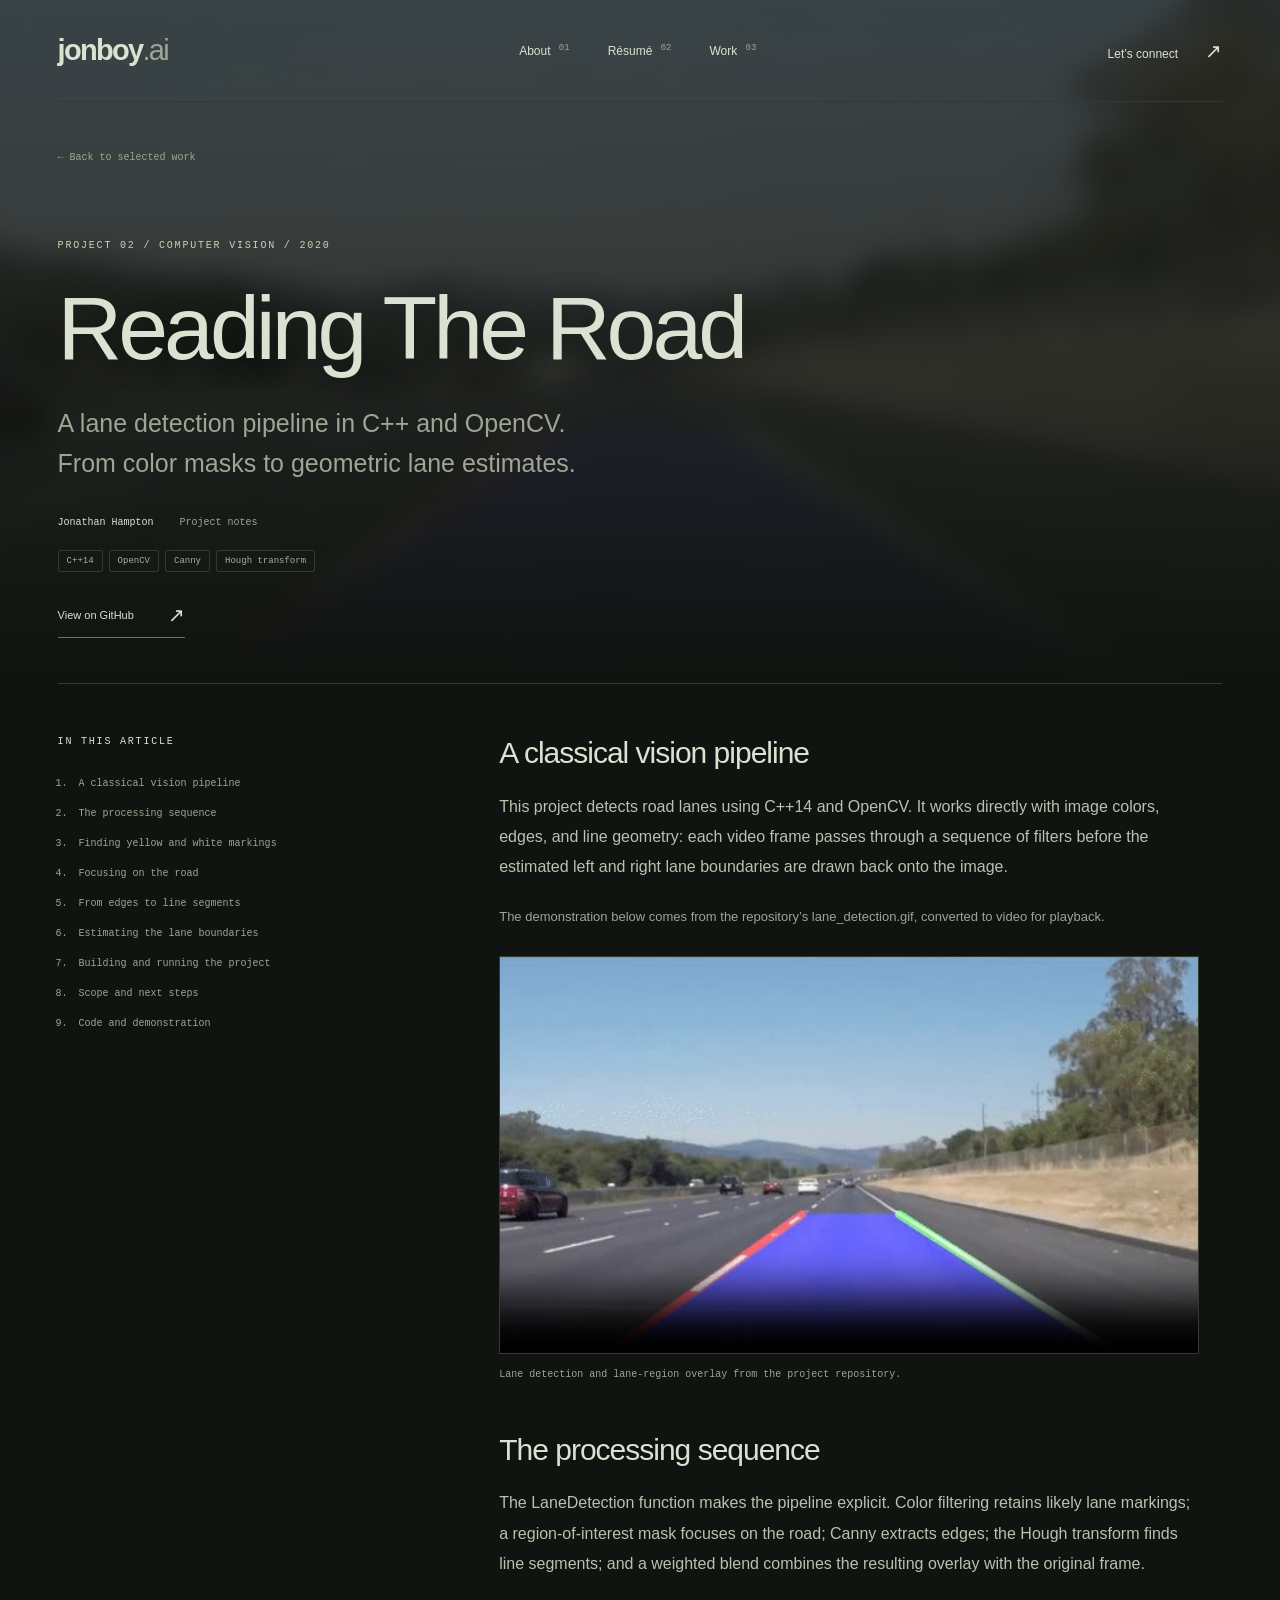
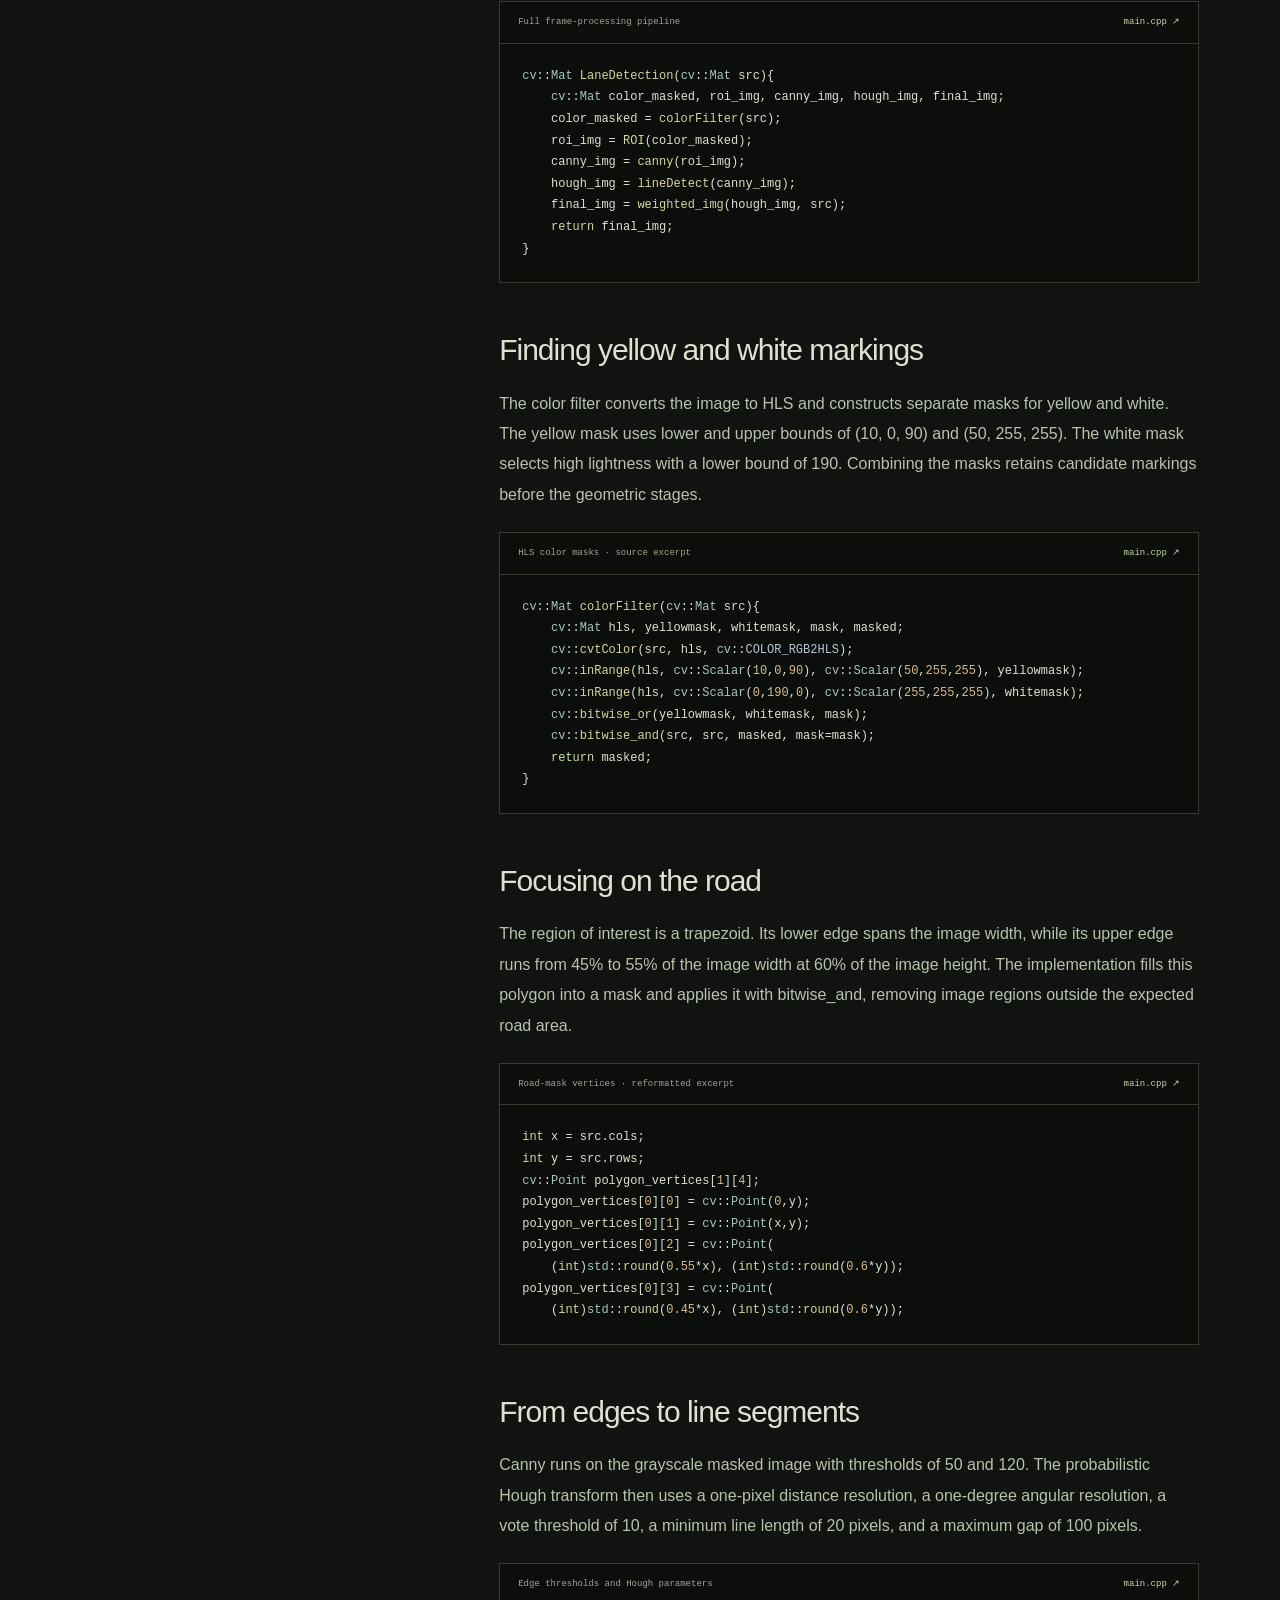
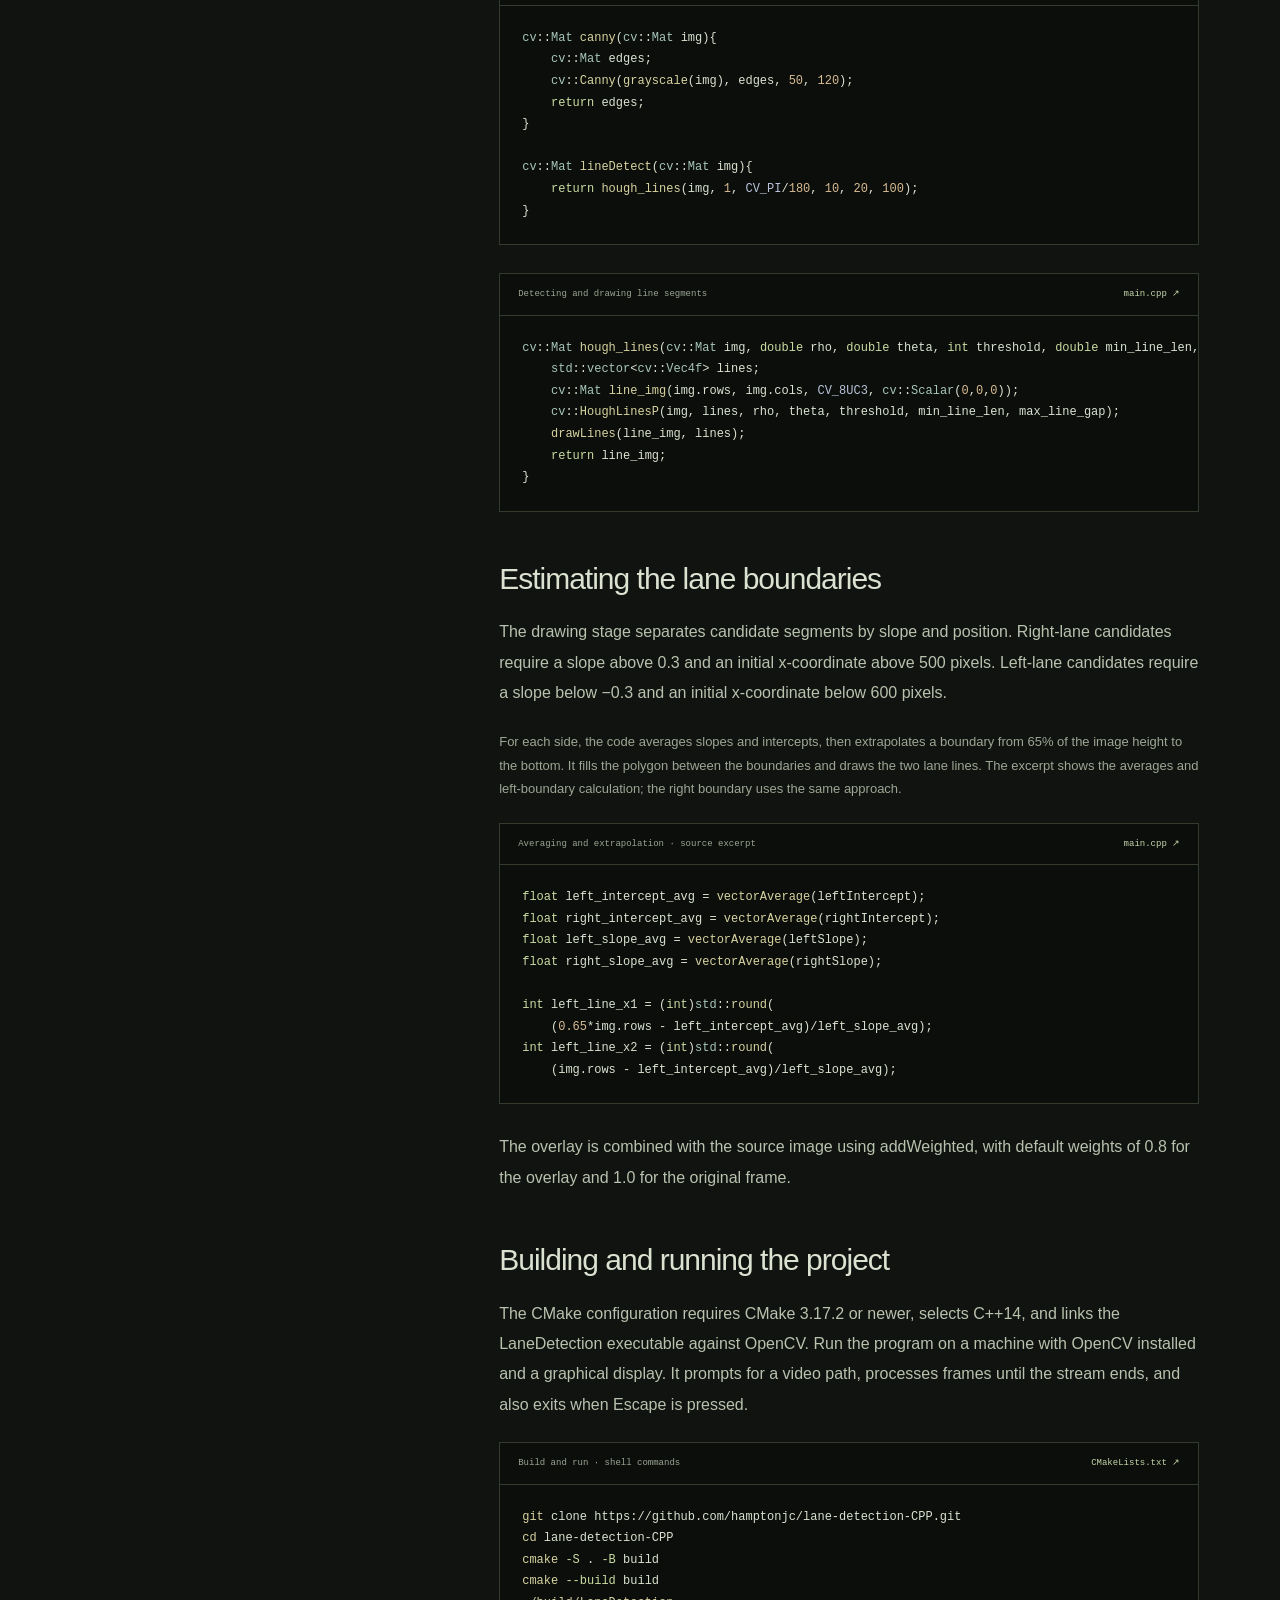
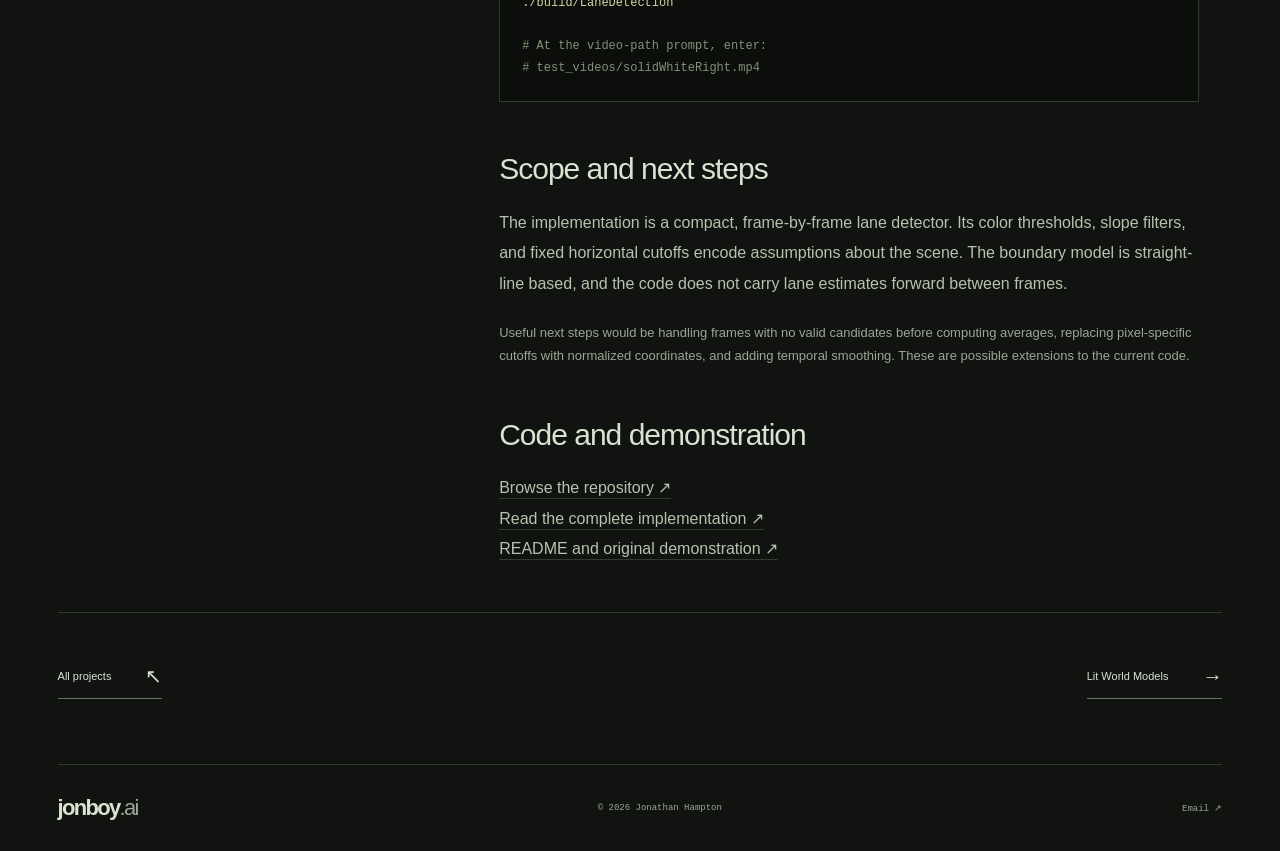
<file: projects/reading-the-road.html>
<!doctype html>
<html lang="en"><head><meta charset="utf-8"><meta name="viewport" content="width=device-width, initial-scale=1"><meta name="theme-color" content="#10130f"><title>Reading The Road · Jonathan Hampton</title><meta name="description" content="A code walkthrough of lane-detection-CPP: HLS masks, a road-region mask, Canny edges, Hough lines, and lane overlays in C++14 and OpenCV."><link rel="icon" href="../favicon.svg" type="image/svg+xml"><link rel="stylesheet" href="../style.css"></head>
<body class="article-page video-article road-article"><a class="skip" href="#article">Skip to article</a>
<header class="header"><a class="brand" href="../index.html" aria-label="Jonboy home">jonboy<span class="brand-ai">.ai</span></a><nav aria-label="Main navigation"><a href="../index.html#about">About <span>01</span></a><a href="../index.html#resume">Résumé <span>02</span></a><a href="../index.html#work">Work <span>03</span></a></nav><a class="header-contact" href="mailto:jhampton37@gatech.edu">Let’s connect <span>↗</span></a></header>
<main id="article" class="project-article"><a class="article-back" href="../index.html#work">← Back to selected work</a>
<article><header class="article-heading"><div class="article-hero-background" aria-hidden="true"><video autoplay muted loop playsinline preload="metadata" poster="../lane-detection-poster.jpg"><source src="../lane-detection-demo.mp4" type="video/mp4"></video></div><p class="eyebrow">Project 02 / Computer vision / 2020</p><h1>Reading The Road</h1><p class="article-deck">A lane detection pipeline in C++ and OpenCV.<br>From color masks to geometric lane estimates.</p><div class="article-byline">Jonathan Hampton <span>Project notes</span></div><div class="tags"><span>C++14</span><span>OpenCV</span><span>Canny</span><span>Hough transform</span></div><a class="text-link article-repo" href="https://github.com/hamptonjc/lane-detection-CPP" target="_blank" rel="noopener noreferrer">View on GitHub <span>↗</span></a></header><div class="article-layout"><aside class="article-aside"><p class="eyebrow">In this article</p><ol><li><a href="#part-1">A classical vision pipeline</a></li><li><a href="#part-2">The processing sequence</a></li><li><a href="#part-3">Finding yellow and white markings</a></li><li><a href="#part-4">Focusing on the road</a></li><li><a href="#part-5">From edges to line segments</a></li><li><a href="#part-6">Estimating the lane boundaries</a></li><li><a href="#part-7">Building and running the project</a></li><li><a href="#part-8">Scope and next steps</a></li><li><a href="#part-9">Code and demonstration</a></li></ol></aside><div class="article-body"><section class="article-section" id="part-1"><h2>A classical vision pipeline</h2><p>This project detects road lanes using C++14 and OpenCV. It works directly with image colors, edges, and line geometry: each video frame passes through a sequence of filters before the estimated left and right lane boundaries are drawn back onto the image.</p><p class="snippet-note">The demonstration below comes from the repository’s lane_detection.gif, converted to video for playback.</p><figure class="article-demo"><video controls loop playsinline preload="metadata" width="600" height="340" poster="../lane-detection-poster.jpg"><source src="../lane-detection-demo.mp4" type="video/mp4"><a href="../lane-detection-demo.mp4">Watch the lane detection demo</a></video><figcaption>Lane detection and lane-region overlay from the project repository.</figcaption></figure></section><section class="article-section" id="part-2"><h2>The processing sequence</h2><p>The LaneDetection function makes the pipeline explicit. Color filtering retains likely lane markings; a region-of-interest mask focuses on the road; Canny extracts edges; the Hough transform finds line segments; and a weighted blend combines the resulting overlay with the original frame.</p><figure class="article-code"><figcaption><span>Full frame-processing pipeline</span><a href="https://github.com/hamptonjc/lane-detection-CPP/blob/master/main.cpp" target="_blank" rel="noopener noreferrer">main.cpp ↗</a></figcaption><pre tabindex="0" aria-label="Full frame-processing pipeline"><code class="language-cpp"><span class="code-type">cv</span>::<span class="code-type">Mat</span> <span class="code-function">LaneDetection</span>(<span class="code-type">cv</span>::<span class="code-type">Mat</span> src){
    <span class="code-type">cv</span>::<span class="code-type">Mat</span> color_masked, roi_img, canny_img, hough_img, final_img;
    color_masked = <span class="code-function">colorFilter</span>(src);
    roi_img = <span class="code-function">ROI</span>(color_masked);
    canny_img = <span class="code-function">canny</span>(roi_img);
    hough_img = <span class="code-function">lineDetect</span>(canny_img);
    final_img = <span class="code-function">weighted_img</span>(hough_img, src);
    <span class="code-keyword">return</span> final_img;
}</code></pre></figure></section><section class="article-section" id="part-3"><h2>Finding yellow and white markings</h2><p>The color filter converts the image to HLS and constructs separate masks for yellow and white. The yellow mask uses lower and upper bounds of (10, 0, 90) and (50, 255, 255). The white mask selects high lightness with a lower bound of 190. Combining the masks retains candidate markings before the geometric stages.</p><figure class="article-code"><figcaption><span>HLS color masks · source excerpt</span><a href="https://github.com/hamptonjc/lane-detection-CPP/blob/master/main.cpp" target="_blank" rel="noopener noreferrer">main.cpp ↗</a></figcaption><pre tabindex="0" aria-label="HLS color masks · source excerpt"><code class="language-cpp"><span class="code-type">cv</span>::<span class="code-type">Mat</span> <span class="code-function">colorFilter</span>(<span class="code-type">cv</span>::<span class="code-type">Mat</span> src){
    <span class="code-type">cv</span>::<span class="code-type">Mat</span> hls, yellowmask, whitemask, mask, masked;
    <span class="code-type">cv</span>::<span class="code-function">cvtColor</span>(src, hls, <span class="code-type">cv</span>::<span class="code-constant">COLOR_RGB2HLS</span>);
    <span class="code-type">cv</span>::<span class="code-function">inRange</span>(hls, <span class="code-type">cv</span>::<span class="code-type">Scalar</span>(<span class="code-number">10</span>,<span class="code-number">0</span>,<span class="code-number">90</span>), <span class="code-type">cv</span>::<span class="code-type">Scalar</span>(<span class="code-number">50</span>,<span class="code-number">255</span>,<span class="code-number">255</span>), yellowmask);
    <span class="code-type">cv</span>::<span class="code-function">inRange</span>(hls, <span class="code-type">cv</span>::<span class="code-type">Scalar</span>(<span class="code-number">0</span>,<span class="code-number">190</span>,<span class="code-number">0</span>), <span class="code-type">cv</span>::<span class="code-type">Scalar</span>(<span class="code-number">255</span>,<span class="code-number">255</span>,<span class="code-number">255</span>), whitemask);
    <span class="code-type">cv</span>::<span class="code-function">bitwise_or</span>(yellowmask, whitemask, mask);
    <span class="code-type">cv</span>::<span class="code-function">bitwise_and</span>(src, src, masked, mask=mask);
    <span class="code-keyword">return</span> masked;
}</code></pre></figure></section><section class="article-section" id="part-4"><h2>Focusing on the road</h2><p>The region of interest is a trapezoid. Its lower edge spans the image width, while its upper edge runs from 45% to 55% of the image width at 60% of the image height. The implementation fills this polygon into a mask and applies it with bitwise_and, removing image regions outside the expected road area.</p><figure class="article-code"><figcaption><span>Road-mask vertices · reformatted excerpt</span><a href="https://github.com/hamptonjc/lane-detection-CPP/blob/master/main.cpp" target="_blank" rel="noopener noreferrer">main.cpp ↗</a></figcaption><pre tabindex="0" aria-label="Road-mask vertices · reformatted excerpt"><code class="language-cpp"><span class="code-keyword">int</span> x = src.cols;
<span class="code-keyword">int</span> y = src.rows;
<span class="code-type">cv</span>::<span class="code-type">Point</span> polygon_vertices[<span class="code-number">1</span>][<span class="code-number">4</span>];
polygon_vertices[<span class="code-number">0</span>][<span class="code-number">0</span>] = <span class="code-type">cv</span>::<span class="code-type">Point</span>(<span class="code-number">0</span>,y);
polygon_vertices[<span class="code-number">0</span>][<span class="code-number">1</span>] = <span class="code-type">cv</span>::<span class="code-type">Point</span>(x,y);
polygon_vertices[<span class="code-number">0</span>][<span class="code-number">2</span>] = <span class="code-type">cv</span>::<span class="code-type">Point</span>(
    (<span class="code-keyword">int</span>)<span class="code-type">std</span>::<span class="code-function">round</span>(<span class="code-number">0.55</span>*x), (<span class="code-keyword">int</span>)<span class="code-type">std</span>::<span class="code-function">round</span>(<span class="code-number">0.6</span>*y));
polygon_vertices[<span class="code-number">0</span>][<span class="code-number">3</span>] = <span class="code-type">cv</span>::<span class="code-type">Point</span>(
    (<span class="code-keyword">int</span>)<span class="code-type">std</span>::<span class="code-function">round</span>(<span class="code-number">0.45</span>*x), (<span class="code-keyword">int</span>)<span class="code-type">std</span>::<span class="code-function">round</span>(<span class="code-number">0.6</span>*y));</code></pre></figure></section><section class="article-section" id="part-5"><h2>From edges to line segments</h2><p>Canny runs on the grayscale masked image with thresholds of 50 and 120. The probabilistic Hough transform then uses a one-pixel distance resolution, a one-degree angular resolution, a vote threshold of 10, a minimum line length of 20 pixels, and a maximum gap of 100 pixels.</p><figure class="article-code"><figcaption><span>Edge thresholds and Hough parameters</span><a href="https://github.com/hamptonjc/lane-detection-CPP/blob/master/main.cpp" target="_blank" rel="noopener noreferrer">main.cpp ↗</a></figcaption><pre tabindex="0" aria-label="Edge thresholds and Hough parameters"><code class="language-cpp"><span class="code-type">cv</span>::<span class="code-type">Mat</span> <span class="code-function">canny</span>(<span class="code-type">cv</span>::<span class="code-type">Mat</span> img){
    <span class="code-type">cv</span>::<span class="code-type">Mat</span> edges;
    <span class="code-type">cv</span>::<span class="code-function">Canny</span>(<span class="code-function">grayscale</span>(img), edges, <span class="code-number">50</span>, <span class="code-number">120</span>);
    <span class="code-keyword">return</span> edges;
}

<span class="code-type">cv</span>::<span class="code-type">Mat</span> <span class="code-function">lineDetect</span>(<span class="code-type">cv</span>::<span class="code-type">Mat</span> img){
    <span class="code-keyword">return</span> <span class="code-function">hough_lines</span>(img, <span class="code-number">1</span>, <span class="code-constant">CV_PI</span>/<span class="code-number">180</span>, <span class="code-number">10</span>, <span class="code-number">20</span>, <span class="code-number">100</span>);
}</code></pre></figure><figure class="article-code"><figcaption><span>Detecting and drawing line segments</span><a href="https://github.com/hamptonjc/lane-detection-CPP/blob/master/main.cpp" target="_blank" rel="noopener noreferrer">main.cpp ↗</a></figcaption><pre tabindex="0" aria-label="Detecting and drawing line segments"><code class="language-cpp"><span class="code-type">cv</span>::<span class="code-type">Mat</span> <span class="code-function">hough_lines</span>(<span class="code-type">cv</span>::<span class="code-type">Mat</span> img, <span class="code-keyword">double</span> rho, <span class="code-keyword">double</span> theta, <span class="code-keyword">int</span> threshold, <span class="code-keyword">double</span> min_line_len,<span class="code-keyword">double</span> max_line_gap){
    <span class="code-type">std</span>::<span class="code-type">vector</span>&lt;<span class="code-type">cv</span>::<span class="code-type">Vec4f</span>&gt; lines;
    <span class="code-type">cv</span>::<span class="code-type">Mat</span> <span class="code-function">line_img</span>(img.rows, img.cols, <span class="code-constant">CV_8UC3</span>, <span class="code-type">cv</span>::<span class="code-type">Scalar</span>(<span class="code-number">0</span>,<span class="code-number">0</span>,<span class="code-number">0</span>));
    <span class="code-type">cv</span>::<span class="code-function">HoughLinesP</span>(img, lines, rho, theta, threshold, min_line_len, max_line_gap);
    <span class="code-function">drawLines</span>(line_img, lines);
    <span class="code-keyword">return</span> line_img;
}</code></pre></figure></section><section class="article-section" id="part-6"><h2>Estimating the lane boundaries</h2><p>The drawing stage separates candidate segments by slope and position. Right-lane candidates require a slope above 0.3 and an initial x-coordinate above 500 pixels. Left-lane candidates require a slope below −0.3 and an initial x-coordinate below 600 pixels.</p><p class="snippet-note">For each side, the code averages slopes and intercepts, then extrapolates a boundary from 65% of the image height to the bottom. It fills the polygon between the boundaries and draws the two lane lines. The excerpt shows the averages and left-boundary calculation; the right boundary uses the same approach.</p><figure class="article-code"><figcaption><span>Averaging and extrapolation · source excerpt</span><a href="https://github.com/hamptonjc/lane-detection-CPP/blob/master/main.cpp" target="_blank" rel="noopener noreferrer">main.cpp ↗</a></figcaption><pre tabindex="0" aria-label="Averaging and extrapolation · source excerpt"><code class="language-cpp"><span class="code-keyword">float</span> left_intercept_avg = <span class="code-function">vectorAverage</span>(leftIntercept);
<span class="code-keyword">float</span> right_intercept_avg = <span class="code-function">vectorAverage</span>(rightIntercept);
<span class="code-keyword">float</span> left_slope_avg = <span class="code-function">vectorAverage</span>(leftSlope);
<span class="code-keyword">float</span> right_slope_avg = <span class="code-function">vectorAverage</span>(rightSlope);

<span class="code-keyword">int</span> left_line_x1 = (<span class="code-keyword">int</span>)<span class="code-type">std</span>::<span class="code-function">round</span>(
    (<span class="code-number">0.65</span>*img.rows - left_intercept_avg)/left_slope_avg);
<span class="code-keyword">int</span> left_line_x2 = (<span class="code-keyword">int</span>)<span class="code-type">std</span>::<span class="code-function">round</span>(
    (img.rows - left_intercept_avg)/left_slope_avg);</code></pre></figure><p>The overlay is combined with the source image using addWeighted, with default weights of 0.8 for the overlay and 1.0 for the original frame.</p></section><section class="article-section" id="part-7"><h2>Building and running the project</h2><p>The CMake configuration requires CMake 3.17.2 or newer, selects C++14, and links the LaneDetection executable against OpenCV. Run the program on a machine with OpenCV installed and a graphical display. It prompts for a video path, processes frames until the stream ends, and also exits when Escape is pressed.</p><figure class="article-code"><figcaption><span>Build and run · shell commands</span><a href="https://github.com/hamptonjc/lane-detection-CPP/blob/master/CMakeLists.txt" target="_blank" rel="noopener noreferrer">CMakeLists.txt ↗</a></figcaption><pre tabindex="0" aria-label="Build and run · shell commands"><code class="language-bash"><span class="code-function">git</span> clone https://github.com/hamptonjc/lane-detection-CPP.git
<span class="code-function">cd</span> lane-detection-CPP
<span class="code-function">cmake</span> <span class="code-keyword">-S</span> . <span class="code-keyword">-B</span> build
<span class="code-function">cmake</span> <span class="code-keyword">--build</span> build
<span class="code-function">./build/LaneDetection</span>

<span class="code-comment"># At the video-path prompt, enter:</span>
<span class="code-comment"># test_videos/solidWhiteRight.mp4</span></code></pre></figure></section><section class="article-section" id="part-8"><h2>Scope and next steps</h2><p>The implementation is a compact, frame-by-frame lane detector. Its color thresholds, slope filters, and fixed horizontal cutoffs encode assumptions about the scene. The boundary model is straight-line based, and the code does not carry lane estimates forward between frames.</p><p class="snippet-note">Useful next steps would be handling frames with no valid candidates before computing averages, replacing pixel-specific cutoffs with normalized coordinates, and adding temporal smoothing. These are possible extensions to the current code.</p></section><section class="article-section" id="part-9"><h2>Code and demonstration</h2><p><a href="https://github.com/hamptonjc/lane-detection-CPP" target="_blank" rel="noopener noreferrer">Browse the repository ↗</a><br><a href="https://github.com/hamptonjc/lane-detection-CPP/blob/master/main.cpp" target="_blank" rel="noopener noreferrer">Read the complete implementation ↗</a><br><a href="https://github.com/hamptonjc/lane-detection-CPP/blob/master/README.md" target="_blank" rel="noopener noreferrer">README and original demonstration ↗</a></p></section></div></div></article>
<nav class="article-next" aria-label="More projects"><a class="text-link" href="../index.html#work">All projects <span>↖</span></a><a class="text-link" href="litworldmodels.html">Lit World Models <span>→</span></a></nav></main>
<footer><a class="brand" href="../index.html">jonboy<span class="brand-ai">.ai</span></a><span>© 2026 Jonathan Hampton</span><a href="mailto:jhampton37@gatech.edu">Email ↗</a></footer></body></html>
</file>
<file: style.css>
:root{--bg:#10130f;--fg:#dbe2d1;--muted:#9da694;--line:#333b2f;--accent:#c5d6aa;--mono:'SFMono-Regular',Consolas,'Liberation Mono',monospace}*{box-sizing:border-box}html{scroll-behavior:smooth;scroll-padding-top:90px}body{margin:0;background:var(--bg);color:var(--fg);font-family:Arial,Helvetica,sans-serif;-webkit-font-smoothing:antialiased}a{color:inherit;text-decoration:none}button{font:inherit;color:inherit;cursor:pointer}a,button,summary{-webkit-tap-highlight-color:transparent}a:focus-visible,button:focus-visible,summary:focus-visible{outline:2px solid var(--accent);outline-offset:7px}::selection{background:var(--accent);color:var(--bg)}.header{height:102px;margin:0 4.5%;display:flex;align-items:center;justify-content:space-between;border-bottom:1px solid var(--line);position:relative;z-index:3}.brand{font-size:29px;font-weight:600;letter-spacing:-1.7px}.brand-ai{font-weight:400;color:var(--muted)}.brand-orbit{display:inline-block}.header nav{display:flex;gap:38px;font-size:12px}.header nav a{padding:10px 0}.header nav span{font:9px var(--mono);color:var(--muted);vertical-align:super;margin-left:5px}.header-contact{font-size:12px}.header-contact span{margin-left:24px;font-size:20px}.hero{min-height:840px;height:auto;max-height:none;position:relative;overflow:hidden;margin:0 4.5%;border-bottom:1px solid var(--line)}.hero-meta{position:absolute;top:29px;left:0;right:0;z-index:2;display:flex;justify-content:space-between;text-transform:uppercase;letter-spacing:1.4px;font:10px var(--mono)}.hero-meta>span:first-child{display:flex;gap:11px;align-items:center}.status-dot{display:inline-block;width:5px;height:5px;background:var(--accent);border-radius:50%;box-shadow:0 0 12px #c5d6aa50;flex-shrink:0}.hero-art{position:absolute;inset:0 0 0 0;overflow:hidden}.hero-art canvas{width:100%;height:100%;opacity:.85}.art-vignette{position:absolute;inset:0;background:linear-gradient(0deg,var(--bg) 0%,transparent 32%,transparent 75%,var(--bg) 99%);pointer-events:none}.hero-copy{position:relative;width:min(610px,60%);margin:110px 0 190px;z-index:1}.bio-card{padding:34px;border:1px solid var(--line);background:rgba(16,19,15,.9);backdrop-filter:blur(12px);scroll-margin-top:120px}.bio-card h1{font-size:clamp(34px,3.4vw,48px);font-weight:400;line-height:1.08;letter-spacing:-2px;margin:24px 0}.bio-text{font-size:14px;line-height:1.85;color:var(--muted);margin:0 0 16px}.bio-card .text-link{margin-top:4px}.bio-links{display:flex;align-items:center;gap:32px;flex-wrap:wrap}.eyebrow{font:10px/1.6 var(--mono);text-transform:uppercase;letter-spacing:1.8px;margin:0}.hero-copy>.eyebrow{margin-bottom:12px;color:var(--accent)}h1{margin:0;line-height:1}.hero-bottom{position:absolute;left:0;right:0;bottom:100px;z-index:1;display:flex;justify-content:space-between;align-items:center}.hero-bottom p{font-size:15px;line-height:1.55;margin:0;color:#bdc6b1}.round-link{display:flex;align-items:center;gap:22px;font-size:11px}.circle{width:44px;height:44px;border:1px solid #69745d;border-radius:50%;display:grid;place-items:center;font-size:22px;transition:background .2s,color .2s}.round-link:hover .circle{background:var(--accent);color:var(--bg)}.hero-foot{position:absolute;bottom:25px;left:0;right:0;display:flex;justify-content:space-between;align-items:center;color:var(--muted);font:9px var(--mono);text-transform:uppercase;letter-spacing:1.2px}.location-cross{margin-left:17px}.hero-foot button{background:none;border:0;padding:10px 0;font:9px var(--mono);text-transform:uppercase;letter-spacing:1.2px;min-width:115px;text-align:right}.motion-icon{margin-right:9px}.section{margin:0 4.5%;padding:84px 0;border-bottom:1px solid var(--line);scroll-margin-top:0}.section-top{display:flex;justify-content:space-between;align-items:center;margin-bottom:48px}.small-muted{font:10px/1.6 var(--mono);color:var(--muted)}.section-intro{display:flex;justify-content:space-between;align-items:end;margin-bottom:45px}h2{font-size:clamp(35px,4.1vw,64px);font-weight:400;line-height:1.08;letter-spacing:-2.6px;margin:0}.section-intro>p{font-size:14px;line-height:1.8;max-width:295px;color:var(--muted);margin:0 0 5px}.projects{display:grid;grid-template-columns:1fr 1fr;gap:28px}.project{min-width:0}.project-art{height:auto;aspect-ratio:1.62;position:relative;overflow:hidden;background:#171c15;border:1px solid #30392b}.project-art>svg{width:100%;height:100%;display:block;transition:transform .7s}.project:hover .project-art>svg{transform:scale(1.045)}.network{background:#1d211a}.art-label{position:absolute;bottom:19px;left:20px;font:9px var(--mono);text-transform:uppercase;letter-spacing:1.2px;color:#bdc9b0}.project-arrow{position:absolute;top:16px;right:20px;font-size:23px;transition:transform .2s}.project:hover .project-arrow{transform:translate(3px,-3px)}.project-info{display:flex;justify-content:space-between;margin-top:23px}.project h3{font-size:22px;font-weight:400;letter-spacing:-.6px;margin:0 0 9px}.project p{color:var(--muted);font-size:12px;margin:0;line-height:1.5}.year{font:10px var(--mono);color:var(--muted);padding-top:4px}.tags{display:flex;gap:6px;margin-top:19px;flex-wrap:wrap}.tags span{font:9px var(--mono);border:1px solid var(--line);border-radius:2px;padding:5px 8px;color:#a6b09c}.research{margin-top:40px;border-top:1px solid var(--line);border-bottom:1px solid var(--line)}.research summary{display:flex;align-items:center;gap:25px;padding:24px 0;cursor:pointer;list-style:none}.research summary::-webkit-details-marker{display:none}.research-number{font:10px var(--mono);color:var(--muted)}.research strong{display:block;font-size:17px;font-weight:400;margin-bottom:7px}.research summary>span:nth-child(2)>span{color:var(--muted);font:10px var(--mono)}.expand{margin-left:auto;font-size:24px;font-weight:200}.research[open] .expand{transform:rotate(45deg)}.research>p{font-size:14px;line-height:1.8;color:var(--muted);max-width:600px;margin:0 0 25px 43px}.work-source{font:9px/1.7 var(--mono);color:var(--muted);margin:20px 0 0}.work-source a{border-bottom:1px solid var(--line)}.text-link{display:inline-flex;align-items:center;gap:34px;border-bottom:1px solid #69745d;padding:6px 0 10px;font-size:11px}.text-link:hover{color:var(--accent)}.text-link span{font-size:20px}.resume-layout{display:grid;grid-template-columns:1fr 1fr;gap:80px}.resume-note{font-size:12px;line-height:1.9;color:var(--muted);margin-top:30px}.resume-note a{border-bottom:1px solid var(--line)}.print-link{padding:5px 0;background:none;border:0;font:10px var(--mono)}.timeline article{padding:0 0 25px;margin-bottom:26px;border-bottom:1px solid var(--line)}.timeline article:last-child{margin:0;border:0;padding:0}.timeline .eyebrow{color:var(--muted);margin-bottom:15px;font-size:9px}.timeline h3{font-weight:400;font-size:20px;letter-spacing:-.5px;margin:0 0 10px}.timeline p:not(.eyebrow){font-size:12px;line-height:1.6;color:var(--muted);margin:0 0 6px}.contact{padding-top:70px;padding-bottom:50px}.contact>.eyebrow{display:flex;align-items:center;gap:12px}.contact-row{display:flex;justify-content:space-between;align-items:center;margin:35px 0}.contact h2{font-size:clamp(58px,10.8vw,160px);letter-spacing:-6px}.contact h2 span{color:#77856c}.contact-arrow{font-size:clamp(60px,9vw,130px);line-height:1;transition:transform .3s}.contact-arrow:hover{transform:translate(8px,-8px);color:var(--accent)}.contact-bottom{display:flex;justify-content:space-between;align-items:end}.contact-bottom p{font-size:12px;line-height:1.8;color:var(--muted);margin:0}footer{margin:0 4.5%;padding:30px 0;display:flex;justify-content:space-between;align-items:center}footer .brand{font-size:22px}footer>span,footer>a:last-child{font:9px var(--mono);color:var(--muted)}.skip{position:fixed;top:-100px;left:20px;padding:15px;background:var(--accent);color:var(--bg);z-index:9}.skip:focus{top:15px}.sr-only{position:absolute;width:1px;height:1px;overflow:hidden;clip:rect(0,0,0,0);white-space:nowrap}
@media(min-width:1500px){.header,.hero,.section,footer{max-width:1450px;margin-left:auto;margin-right:auto}}
@media(max-width:760px){.header{height:80px;margin:0 6%}.brand{font-size:26px}.header nav{gap:18px}.header nav a{font-size:10px}.header nav span{display:none}.header-contact{display:none}.hero{margin:0 6%;height:auto;min-height:0;max-height:none}.hero-meta{top:24px;display:block;font-size:9px}.hero-meta>span:last-child{display:block;margin-top:14px;padding-left:16px;font-size:8px;color:var(--muted)}.hero-art{inset:0 -36px}.hero-copy{position:relative;top:auto;transform:none;width:100%;margin:88px 0 0}.bio-card{padding:25px;background:rgba(16,19,15,.62);backdrop-filter:none}.bio-card h1{font-size:36px;letter-spacing:-1.8px;margin:22px 0}.bio-text{font-size:13px;line-height:1.8}.hero-copy>.eyebrow{font-size:8px;letter-spacing:1.1px;margin-bottom:15px}.hero-bottom{position:relative;bottom:auto;margin:30px 0 95px;gap:15px}.hero-bottom p{font-size:12px}.round-link{gap:10px;font-size:9px}.circle{width:35px;height:35px;font-size:18px}.hero-foot{font-size:8px;letter-spacing:.4px;bottom:20px}.hero-foot .art-caption{display:none}.hero-foot button{font-size:8px;letter-spacing:.4px}.section{margin:0 6%;padding:55px 0}.section-top{margin-bottom:32px}.eyebrow{font-size:9px;letter-spacing:1.1px}.section-top>.small-muted{display:none}.section-intro{display:block;margin-bottom:30px}h2{font-size:39px;letter-spacing:-1.8px}.section-intro>p{margin-top:23px;font-size:13px;max-width:320px}.projects{grid-template-columns:1fr;gap:37px}.project-info{margin-top:18px}.project h3{font-size:21px}.project-art{aspect-ratio:1.5}.research summary{gap:18px}.research strong{font-size:15px}.research summary>span:nth-child(2)>span{font-size:8px}.research>p{margin-left:32px}.resume-layout{grid-template-columns:1fr;gap:35px}.resume-note{margin-top:20px}.timeline h3{font-size:18px}.contact-row{margin:30px 0}.contact h2{font-size:16vw;letter-spacing:-3px}.contact-arrow{font-size:60px}.contact-bottom{align-items:start;flex-direction:column;gap:20px}footer{margin:0 6%;flex-wrap:wrap;gap:22px}footer>.brand{width:100%}footer>span,footer>a:last-child{font-size:8px}}
@media(prefers-reduced-motion:reduce){html{scroll-behavior:auto}*,*::before,*::after{transition:none!important;animation:none!important}}
@media print{body{background:white;color:#151515;font-size:11pt}.header,.hero,.work,.about,.contact,footer,.print-link,.resume-note{display:none!important}.section.resume{margin:0;padding:0;border:0}.resume .section-top{margin-bottom:20px}.resume .section-top::after{content:'Jonathan Hampton · jonboy.ai · linkedin.com/in/hamptonjc';font-size:10pt}.resume-layout{display:block}.resume h2{font-size:26pt;margin-bottom:25px}.resume h2 br{display:none}.timeline article{break-inside:avoid}.timeline p,.timeline .eyebrow,.small-muted{color:#444!important}.timeline h3{font-size:15pt}a{text-decoration:none}}

/* Full experience and academic history. */
.resume-layout{grid-template-columns:minmax(220px,.75fr) minmax(0,1.25fr);gap:70px}.resume-note{max-width:260px}.resume-profile{margin-top:16px}.timeline .timeline-label{font:10px/1.6 var(--mono);text-transform:uppercase;letter-spacing:1.8px;color:var(--accent);margin:0 0 30px}.timeline .education-label{margin-top:48px}.timeline h4{font-weight:400;font-size:23px;line-height:1.25;letter-spacing:-.6px;margin:0 0 10px}.timeline .resume-org{font-size:14px;color:var(--fg);margin-bottom:8px}.timeline ul{padding-left:17px;margin:20px 0 0;color:var(--muted);font-size:13px;line-height:1.8}.timeline li{padding-left:4px;margin-bottom:12px}.timeline li:last-child{margin-bottom:0}.timeline li::marker{color:#69745d}.timeline article{padding-bottom:30px;margin-bottom:30px}
@media(max-width:760px){.resume-layout{grid-template-columns:1fr;gap:40px}.timeline h4{font-size:21px}.timeline .education-label{margin-top:38px}.timeline ul{font-size:12px}.resume-profile{margin-top:8px}}
@media print{.resume-layout{display:block}.resume-profile{display:none}.timeline .timeline-label{color:#333;margin-top:20px;margin-bottom:16px}.timeline h4{font-size:14pt}.timeline ul{font-size:9pt;line-height:1.5;color:#444}.timeline .resume-org{color:#222;font-size:11pt}.timeline article{padding-bottom:14px;margin-bottom:18px}.timeline li{margin-bottom:6px}}

.timeline .course-label{font:9px/1.6 var(--mono);text-transform:uppercase;letter-spacing:1.2px;color:var(--accent);margin-top:22px}.timeline .course-list{columns:2;column-gap:30px;margin-top:12px}.course-list li{break-inside:avoid}@media(max-width:760px){.timeline .course-list{columns:1}}

.contact-links{display:flex;align-items:center;justify-content:flex-end;gap:28px;flex-wrap:wrap}.contact-links .text-link{gap:16px}@media(max-width:760px){.contact-links{justify-content:flex-start;gap:20px 28px}}

.timeline .course-list + .course-label{margin-top:40px}

.resume-portrait-frame{width:230px;max-width:100%;aspect-ratio:1;overflow:hidden;border:1px solid var(--line);margin-bottom:32px}.resume-portrait{display:block;width:100%;height:100%;object-fit:cover;object-position:50% 0;transform:scale(1.5);transform-origin:50% 35%}@media(max-width:760px){.resume-portrait-frame{width:200px;margin-bottom:26px}}@media print{.resume-portrait-frame{display:none}}

@media screen and (min-width:761px) and (min-height:560px){.resume-intro{position:sticky;top:32px;align-self:start}}

.collapsible-section{padding-top:0;padding-bottom:0}.section-disclosure>summary{display:flex;align-items:center;gap:24px;list-style:none;cursor:pointer;padding:34px 0}.section-disclosure>summary::-webkit-details-marker{display:none}.disclosure-hint{margin-left:auto;font:10px/1.6 var(--mono);color:var(--muted)}.disclosure-icon{font-size:26px;line-height:1;font-weight:300;color:var(--accent);transition:transform .2s}.section-disclosure[open]>summary .disclosure-icon{transform:rotate(45deg)}.disclosure-content{padding:24px 0 84px}.resume-actions{display:flex;justify-content:flex-end;margin-bottom:28px}@media(max-width:760px){.collapsible-section{padding-top:0;padding-bottom:0}.section-disclosure>summary{padding:27px 0}.disclosure-hint{display:none}.disclosure-icon{margin-left:auto}.disclosure-content{padding:10px 0 55px}}@media print{.resume .section-disclosure>summary{padding:0 0 20px;cursor:default}.disclosure-icon,.disclosure-hint,.resume-actions{display:none}.disclosure-content{padding:0}}

.article-cta{display:inline-flex;gap:18px;margin-top:17px;font:10px var(--mono);color:var(--accent)}.project-article-row{display:flex;align-items:center;gap:25px;padding:25px 0}.project-article-row strong{font-size:17px;font-weight:400;display:block;margin-bottom:8px}.row-read{margin-left:auto;font:10px var(--mono);color:var(--accent)}.project-article-row:hover strong{color:var(--accent)}.project-article{margin:0 4.5%;padding:40px 0 65px;border-bottom:1px solid var(--line)}.article-back{font:10px var(--mono);color:var(--muted);display:inline-block;padding:10px 0}.article-back:hover{color:var(--accent)}.article-heading{max-width:960px;padding:65px 0 45px}.article-heading>.eyebrow{color:var(--accent)}.article-heading h1{font-size:clamp(48px,7vw,96px);font-weight:400;line-height:1.04;letter-spacing:-4px;margin:28px 0}.article-deck{font-size:clamp(18px,2vw,25px);line-height:1.6;color:var(--muted);margin:0 0 32px}.article-byline{display:flex;gap:26px;flex-wrap:wrap;font:10px/1.6 var(--mono);color:var(--fg)}.article-byline span{color:var(--muted)}.article-layout{display:grid;grid-template-columns:minmax(180px,1fr) minmax(0,2fr);gap:80px;padding-top:50px;border-top:1px solid var(--line)}.article-aside{align-self:start;position:sticky;top:32px}.article-aside ol{padding-left:16px;margin:25px 0;color:var(--muted);font:10px/1.8 var(--mono)}.article-aside li{padding-left:5px;margin:0 0 12px}.article-body{max-width:700px}.article-section{margin-bottom:48px}.article-section h2{font-size:30px;letter-spacing:-1px;line-height:1.25;margin:0 0 20px}.article-section p{font-size:16px;line-height:1.9;color:#b8c2ae;margin:0}.article-next{display:flex;align-items:center;justify-content:space-between;gap:24px;flex-wrap:wrap;padding-top:45px;border-top:1px solid var(--line)}@media(min-width:1500px){.project-article{max-width:1450px;margin-left:auto;margin-right:auto}}@media(max-width:760px){.project-article{margin:0 6%;padding-top:25px}.article-heading{padding:40px 0 35px}.article-heading h1{font-size:48px;letter-spacing:-2px}.article-layout{grid-template-columns:1fr;gap:0;padding-top:35px}.article-aside{display:none}.article-section h2{font-size:26px}.article-section p{font-size:14px}.project-article-row{gap:16px;flex-wrap:wrap}.row-read{margin-left:32px}.article-next{align-items:flex-start;flex-direction:column}.article-next .text-link{font-size:10px}}@media print{.article-page .header,.article-page footer,.article-back,.article-aside,.article-next{display:none}.project-article{margin:0;border:0}.article-layout{display:block}.article-heading{padding:20px 0}.article-section{break-inside:avoid}.article-section p,.article-deck{color:#333}}

.article-repo{margin-top:25px}.article-demo{margin:0 0 45px;max-width:960px}.article-demo video{display:block;width:100%;max-height:600px;height:auto;background:#090c08;border:1px solid var(--line)}.article-demo figcaption{font:10px/1.7 var(--mono);color:var(--muted);margin-top:12px}.article-body p a{border-bottom:1px solid var(--line);padding-bottom:2px}.article-body p a:hover{color:var(--accent)}

.article-section>.article-demo{margin:28px 0 0}.article-body .snippet-note{font-size:13px;line-height:1.8;color:var(--muted);margin:22px 0 14px}.article-code{margin:0 0 28px;border:1px solid var(--line);background:#0b0e0a;min-width:0}.article-code figcaption{display:flex;justify-content:space-between;align-items:center;gap:12px;flex-wrap:wrap;padding:13px 18px;border-bottom:1px solid var(--line);font:9px/1.6 var(--mono);color:var(--muted)}.article-code figcaption a{color:var(--accent)}.article-code pre{margin:0;padding:22px;overflow-x:auto;max-width:100%;tab-size:4;font:12px/1.8 var(--mono);color:#dbe2d1;white-space:pre}.article-code code{font:inherit}.article-code pre:focus-visible{outline:2px solid var(--accent);outline-offset:3px}.code-keyword{color:#cedbb0}.code-string{color:#adca9a}.code-number{color:#d6c69d}.code-comment{color:#84917b}.article-body{min-width:0}@media(max-width:760px){.article-code pre{padding:16px;font-size:11px}.article-code figcaption{padding:12px 16px}}@media print{.article-code{background:white;break-inside:avoid}.article-code pre{white-space:pre-wrap;overflow:visible;color:#222}.article-code span{color:#333}}

.article-section>p + .article-code{margin-top:22px}

.video-article .article-heading{position:relative;isolation:isolate}.article-hero-background{position:absolute;z-index:-1;pointer-events:none;top:-240px;bottom:0;left:-4.5vw;width:100vw;overflow:hidden;background:var(--bg)}.article-hero-background video{position:absolute;width:100%;height:100%;object-fit:cover;filter:blur(12px) saturate(.65);transform:scale(1.12);opacity:.72}.article-hero-background::after{content:'';position:absolute;inset:0;background:linear-gradient(180deg,rgba(16,19,15,.55),rgba(16,19,15,.72) 50%,var(--bg) 100%)}.video-article .article-back{position:relative;z-index:1}.video-article .article-heading h1{text-shadow:0 2px 25px #10130f80}.code-type{color:#a7c5bc}.code-function{color:#d8d3a1}.code-constant{color:#b9c3da}.article-code .code-keyword{color:#ccdca4}.article-code .code-number{color:#d9bc94}.article-code .code-string{color:#aac79e}.article-code .code-comment{color:#83917a}@media(min-width:1500px){.article-hero-background{left:calc((1450px - 100vw)/2)}}@media(max-width:760px){.article-hero-background{left:-6vw}.article-hero-background video{filter:blur(8px) saturate(.65)}}@media(prefers-reduced-motion:reduce){.article-hero-background video{visibility:hidden}.article-hero-background{background-image:var(--article-hero-poster,url('lane-detection-poster.jpg'));background-size:cover;background-position:center}.article-hero-background::after{backdrop-filter:blur(12px);background:linear-gradient(180deg,#10130fa0,#10130fd0 50%,var(--bg))}}@media print{.article-hero-background{display:none}}

.video-article{overflow-x:clip}

.lit-article{--article-hero-poster:url('litworldmodels-poster.jpg')}

.architecture-figure{margin:28px 0 30px;border:1px solid var(--line);background:#0c100b}.architecture-scroll{overflow-x:auto}.architecture-scroll img{display:block;width:100%;height:auto;min-width:560px}.architecture-scroll:focus-visible{outline:2px solid var(--accent);outline-offset:3px}.architecture-figure figcaption{padding:15px 20px;border-top:1px solid var(--line);font:10px/1.8 var(--mono);color:var(--muted)}@media(max-width:760px){.architecture-figure figcaption{padding:12px 16px}}@media print{.architecture-scroll img{min-width:0}.architecture-figure{break-inside:avoid}}

/* Vector arrows keep the same appearance on desktop and mobile. */
.icon-arrow{display:inline-block;width:.8em;height:.8em;vertical-align:-.05em;flex-shrink:0}

/* Quiet, segmented social links shared by the About and Contact sections. */
.bio-links,.contact-links{display:inline-flex;align-items:stretch;gap:0;flex-wrap:nowrap;border:1px solid #69745d;border-radius:3px;overflow:hidden;max-width:100%;background:rgba(16,19,15,.5)}
.social-link{display:flex;align-items:center;justify-content:center;min-height:44px;padding:0 20px;font:11px var(--mono);color:var(--fg);transition:background .2s,color .2s}
.social-link+.social-link{border-left:1px solid #69745d}
.social-link:hover{background:var(--accent);color:var(--bg)}
.social-link:focus-visible{outline:2px solid var(--accent);outline-offset:-4px;background:#252d20}
@media(max-width:760px){.social-link{padding:0 16px}}

/* AIE-ML project article */
.aie-art>img{display:block;width:100%;height:100%;object-fit:cover;transition:transform .7s}.project:hover .aie-art>img{transform:scale(1.045)}.aie-article .article-section p+p{margin-top:18px}.aie-table-wrap{overflow-x:auto;margin:26px 0}.aie-table{border-collapse:collapse;width:100%;font-size:13px;line-height:1.7;text-align:left}.aie-table th,.aie-table td{padding:14px 12px;border-bottom:1px solid var(--line);vertical-align:top}.aie-table th{color:var(--accent);font-weight:400}.aie-table td{color:#b8c2ae}.aie-table th:first-child{min-width:110px}.aie-table-wrap:focus-visible{outline:2px solid var(--accent);outline-offset:3px}@media(prefers-reduced-motion:reduce){.project:hover .aie-art>img{transform:none}.aie-art>img{transition:none}}@media print{.aie-table td,.aie-table th{color:#333}}

.aie-article .aie-title-detail{display:block;font-size:.53em;line-height:1.2;letter-spacing:-1.8px;margin-top:16px;max-width:780px}.aie-article .article-section h3{font-size:21px;font-weight:400;line-height:1.35;letter-spacing:-.4px;margin:32px 0 16px}.aie-article .article-body p code{font: .88em var(--mono);color:var(--accent);overflow-wrap:anywhere}.aie-article .article-body strong{font-weight:500;color:var(--fg)}.aie-equation{overflow-x:auto;margin:26px 0;padding:24px 18px;border:1px solid var(--line);background:#0c100b;font-size:17px}.aie-equation math{margin:0 auto;min-width:max-content}.aie-equation:focus-visible{outline:2px solid var(--accent);outline-offset:3px}.aie-graph-figure .aie-image-link{display:block}.aie-graph-figure img{display:block;width:100%;height:auto}.aie-graph-figure a:focus-visible{outline-offset:3px}@media(max-width:760px){.aie-article .aie-title-detail{font-size:.6em;letter-spacing:-.7px;margin-top:14px}.aie-article .article-section h3{font-size:19px}.aie-equation{font-size:15px;padding:20px 14px}}@media print{.aie-equation{background:white;color:#222}.aie-article .article-body code,.aie-article .article-body strong{color:#222}.aie-article .article-section{break-inside:auto}.aie-article .article-section h2,.aie-article .article-section h3{break-after:avoid}}

/* Static syntax highlighting for the Custom Core C++ examples. */
.aie-article .article-code .code-namespace{color:#a7c5bc}.aie-article .article-code .code-variable{color:#dbe2d1}.aie-article .article-code .code-operator{color:#c5d6aa}.aie-article .article-code .code-punctuation{color:#9da694}.aie-article .article-code .code-comment{color:#9da694;font-style:italic}@media print{.aie-article .article-code code span{color:#222}}

.aie-article{--article-hero-poster:url("projects/aie-conv2d/assets/aie-dataflow-poster.jpg")}
.aie-article .article-hero-background video{filter:blur(3px) saturate(.75) brightness(1.65);opacity:.9}@media(max-width:760px){.aie-article .article-hero-background video{filter:blur(2px) saturate(.75) brightness(1.65)}}
</file>
